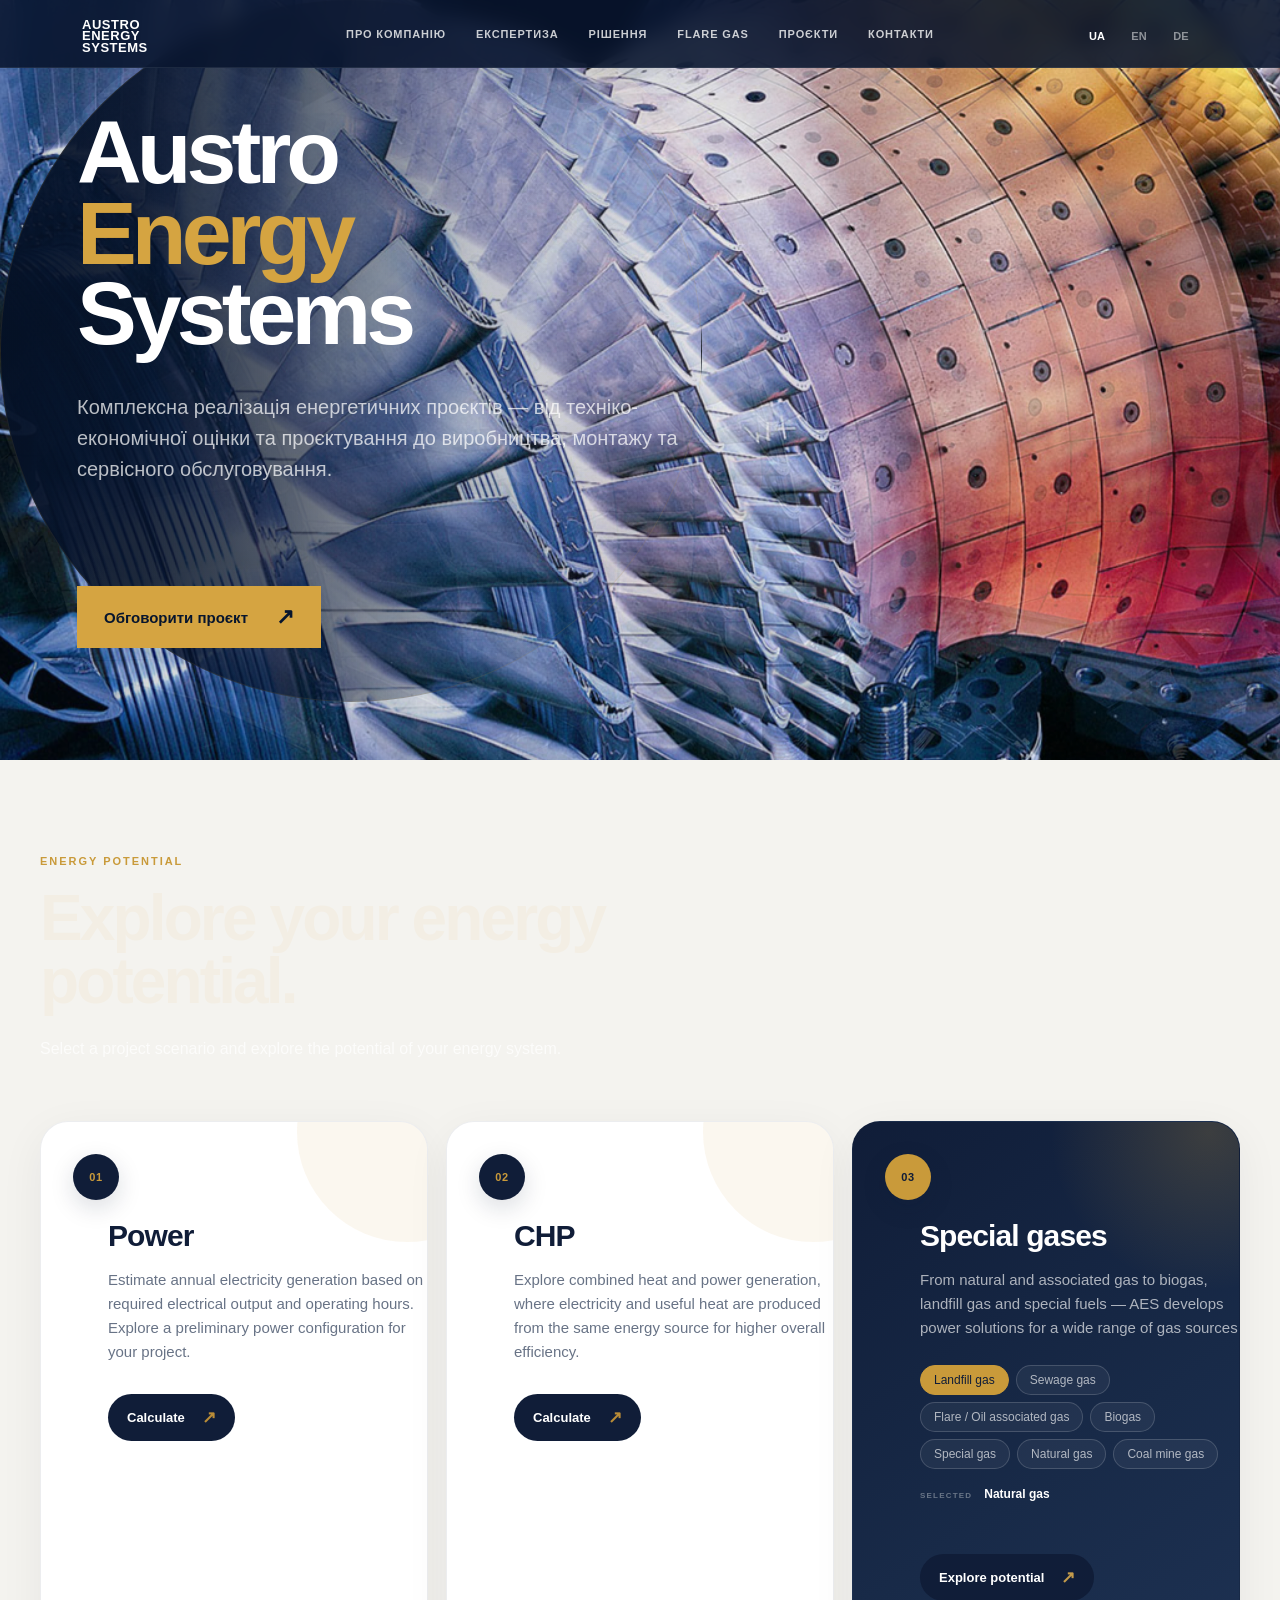
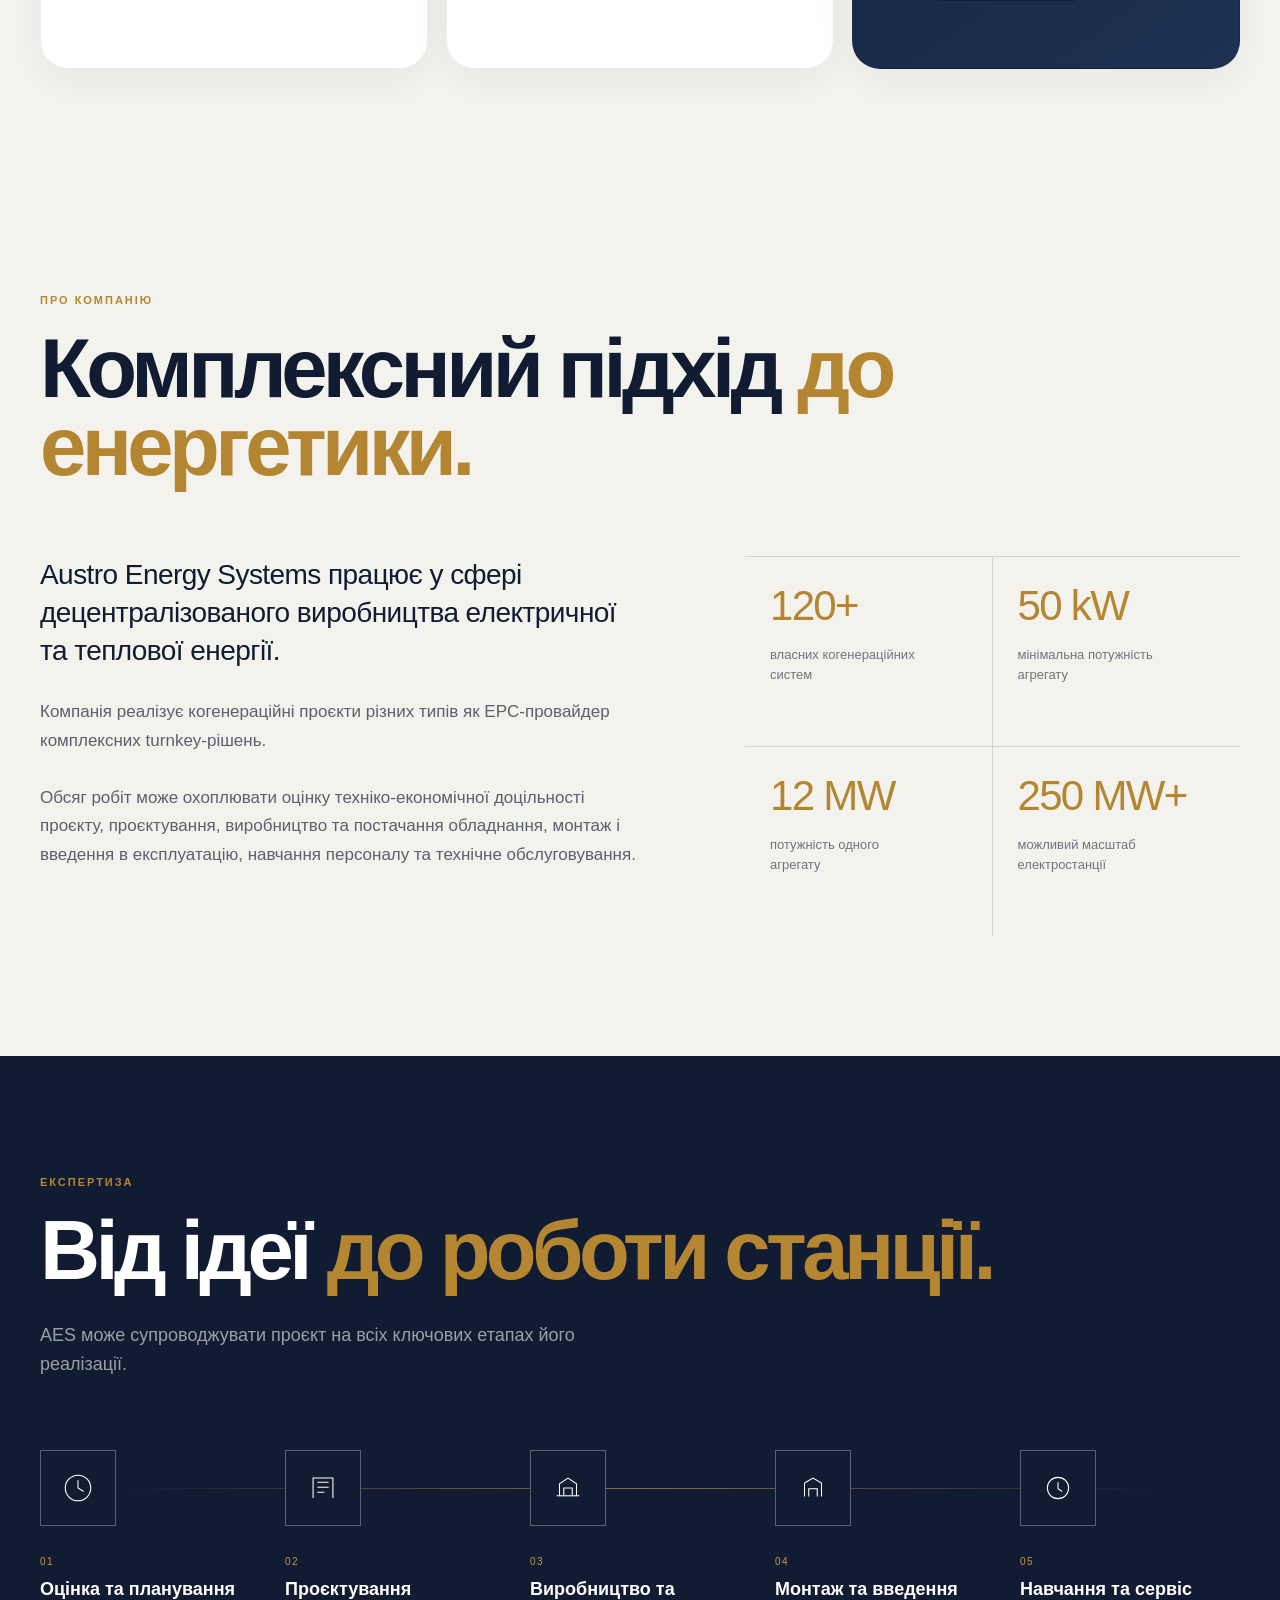
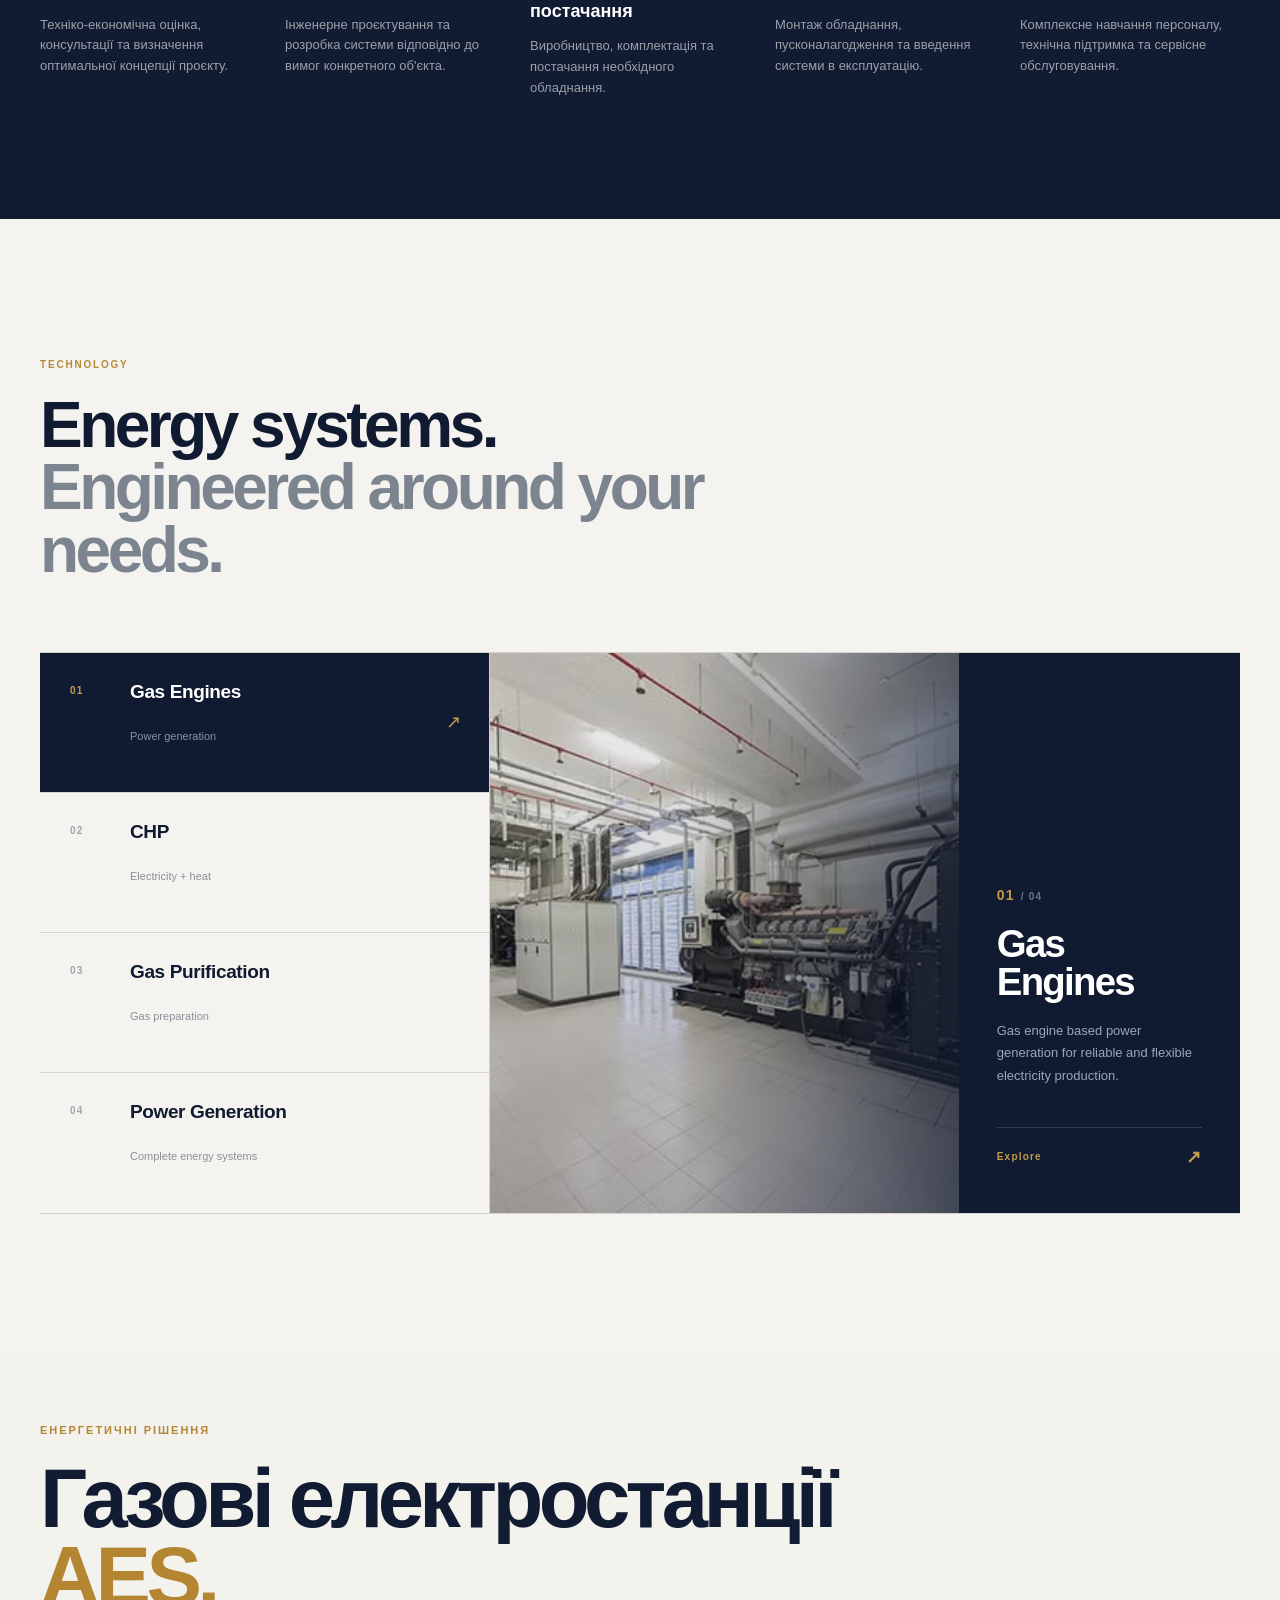
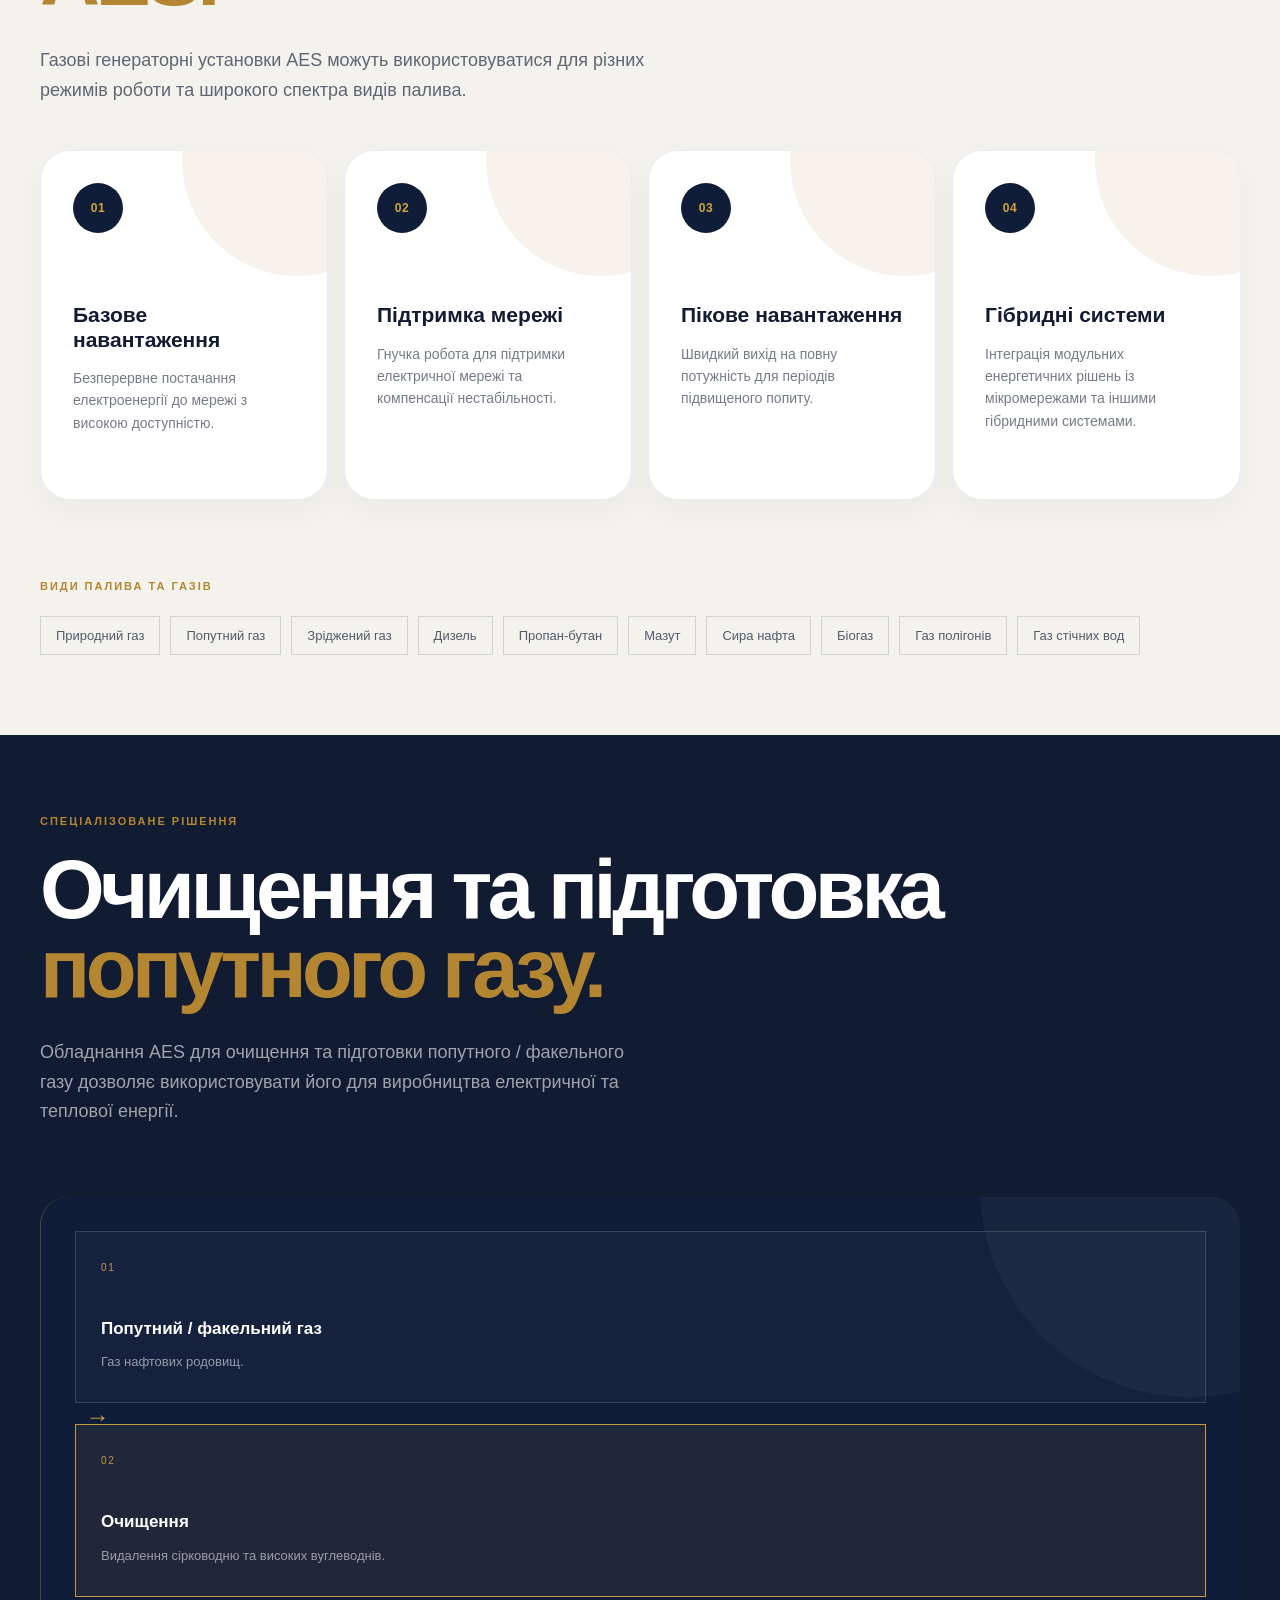
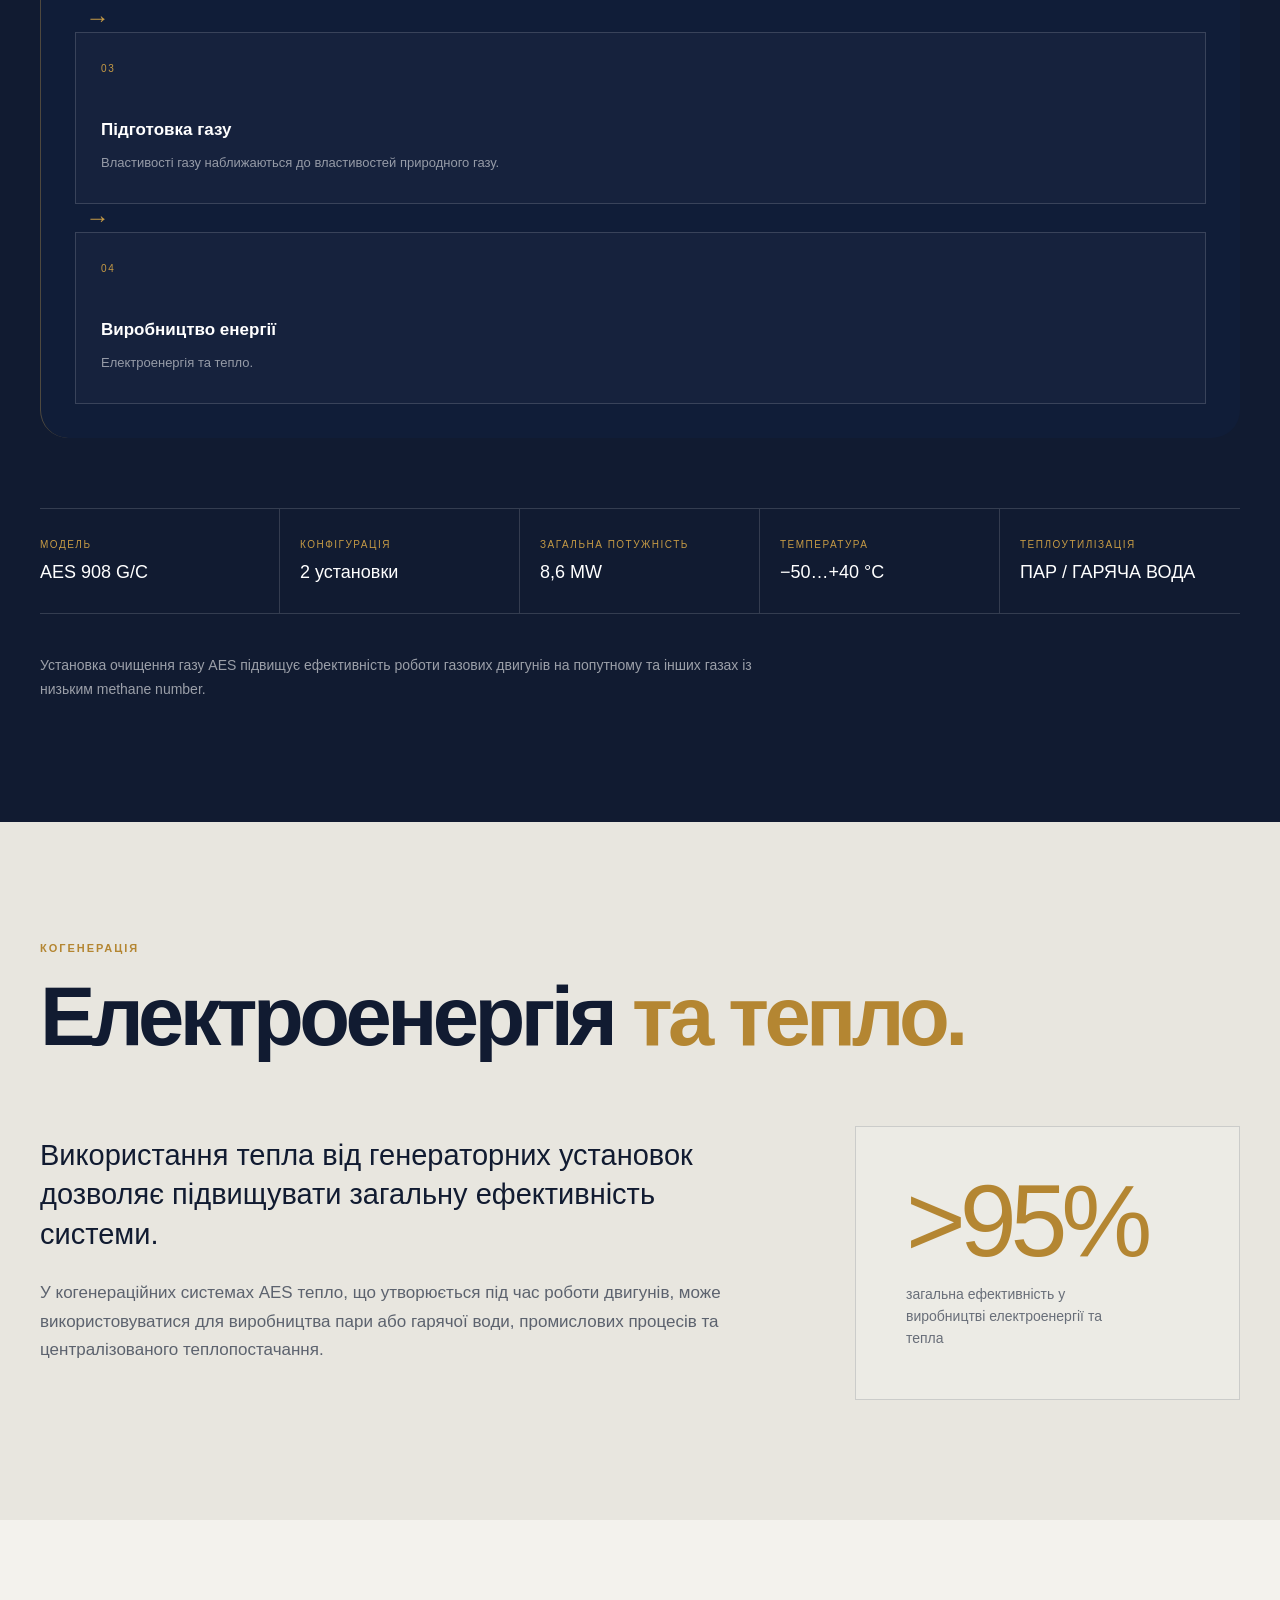
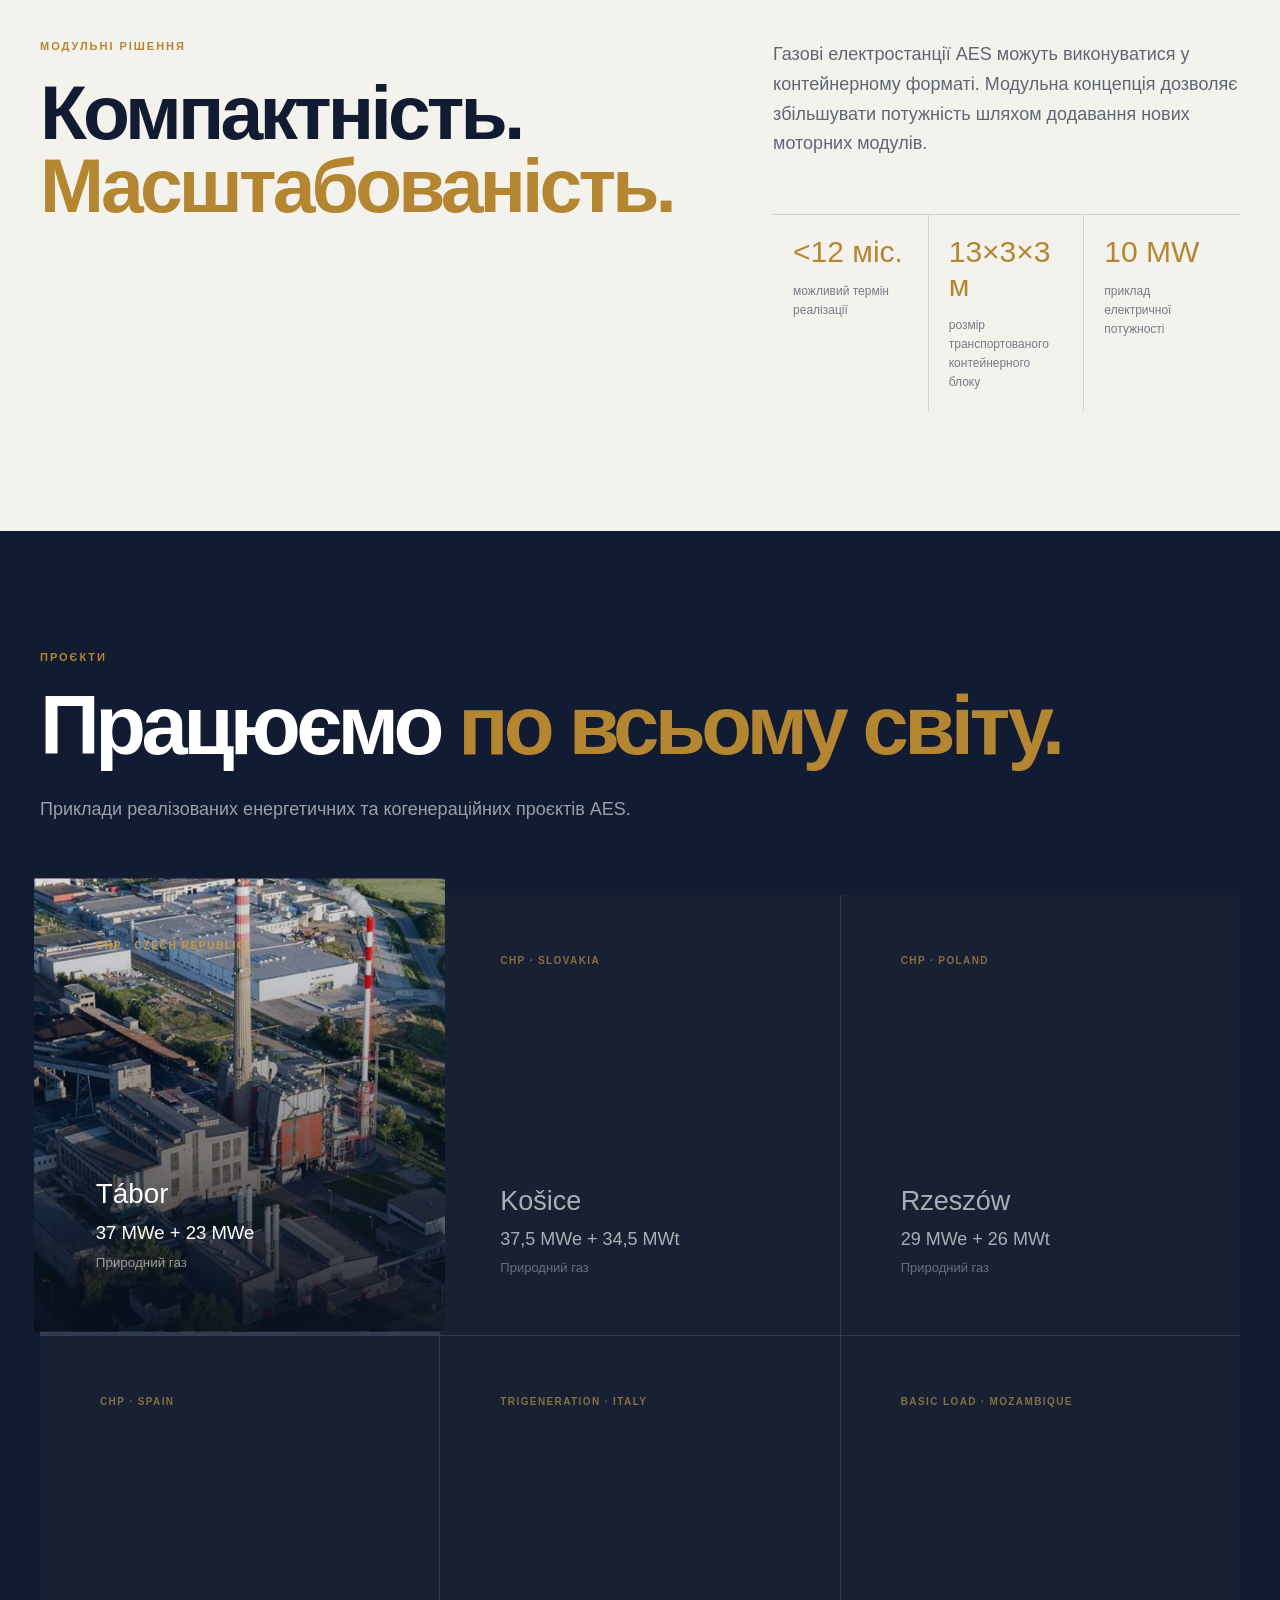
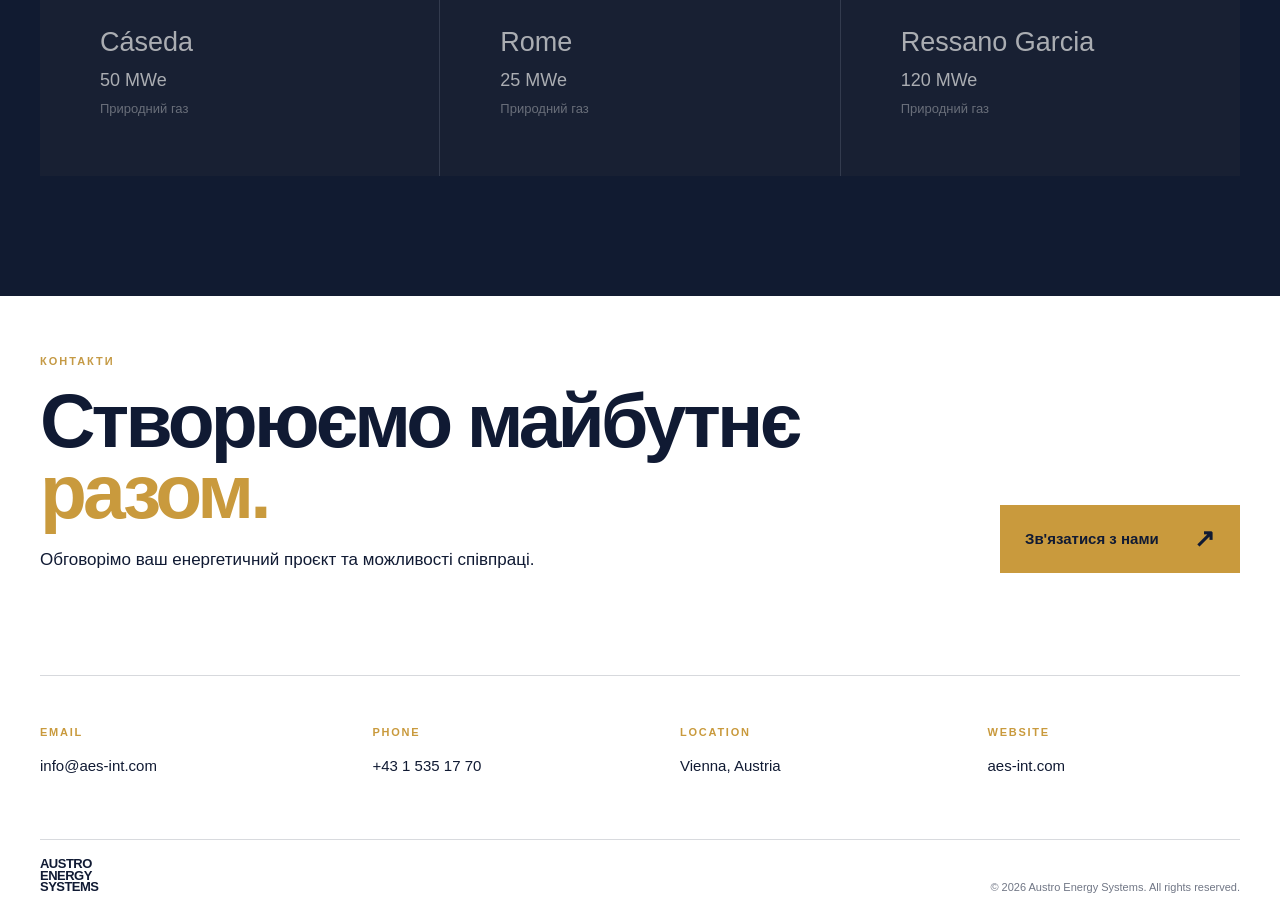
<file: ukr/index-backup.html>
<!DOCTYPE html>
<html lang="uk">

<head>

    <meta charset="UTF-8">

    <meta
        name="viewport"
        content="width=device-width, initial-scale=1.0"
    >

    <meta
        name="description"
        content="Austro Energy Systems — комплексні енергетичні рішення, газові електростанції та когенераційні системи."
    >

    <title>Austro Energy Systems</title>

<link rel="stylesheet" href="../styles.css">
<link rel="stylesheet" href="ukr-styles.css">

</head>


<body>


<!-- =========================================================
     HEADER
========================================================= -->

<header class="header">

    <div class="container">

        <div class="header-inner">

            <a
                href="index.html"
                class="logo"
            >
                AUSTRO<br>
                ENERGY<br>
                SYSTEMS
            </a>


            <nav class="nav">

                <a href="#about">
                    ПРО КОМПАНІЮ
                </a>

                <a href="#expertise">
                    ЕКСПЕРТИЗА
                </a>

                <a href="#solutions">
                    РІШЕННЯ
                </a>

                <a href="#flare-gas">
                    FLARE GAS
                </a>

                <a href="#projects">
                    ПРОЄКТИ
                </a>

                <a href="#contact">
                    КОНТАКТИ
                </a>

            </nav>


            <div class="language-switcher">

                <a
                    href="index.html"
                    class="active"
                >
                    UA
                </a>

                <a href="../index.html">
                    EN
                </a>

                <a href="../de/index.html">
                    DE
                </a>

            </div>

        </div>

    </div>

</header>



<main>


<!-- =========================================================
     HERO
========================================================= -->

<section class="hero">
    <div class="hero-slideshow" aria-hidden="true">
    <div class="hero-slide"></div>
    <div class="hero-slide"></div>
    <div class="hero-slide"></div>
</div>

    <div class="container">

        <div class="hero-content">

           


            <h1>

                Austro
                <span>
                    Energy
                </span>
                Systems

            </h1>


            <p class="hero-description">

                Комплексна реалізація енергетичних проєктів —
                від техніко-економічної оцінки та проєктування
                до виробництва, монтажу та сервісного обслуговування.

            </p>


            <a
                href="#contact"
                class="button"
            >
                Обговорити проєкт
                <span>↗</span>
            </a>

        </div>

    </div>

</section>

<!-- =========================================================
     ENERGY POTENTIAL
========================================================= -->

<section class="energy-potential" id="energy-potential">

    <div class="container">

        <div class="energy-potential-header">

            <span class="section-label">
                ENERGY POTENTIAL
            </span>

            <h2>
                Explore your
                <span>energy potential.</span>
            </h2>

            <p>
                Select a project scenario and explore
                the potential of your energy system.
            </p>

        </div>


        <div class="energy-options">


            <!-- =================================================
                 POWER
            ================================================= -->

            <article class="energy-option">

                <div class="energy-option-number">
                    01
                </div>

                <div class="energy-option-content">

                    <h3>
                        Power
                    </h3>

                    <p>
                      Estimate annual electricity generation based on
                     required electrical output and operating hours.
                      Explore a preliminary power configuration for your project.
                     </p>

                    <button
                        class="energy-option-button"
                        type="button"
                        data-open-calculator="power"
                    >
                        Calculate
                        <span>↗</span>
                    </button>

                </div>

            </article>


            <!-- =================================================
                 CHP
            ================================================= -->

            <article class="energy-option">

                <div class="energy-option-number">
                    02
                </div>

                <div class="energy-option-content">

                    <h3>
                        CHP
                    </h3>

                   <p>
                    Explore combined heat and power generation,
                    where electricity and useful heat are produced
                     from the same energy source for higher overall efficiency.
                     </p>

                    <button
                        class="energy-option-button"
                        type="button"
                        data-open-calculator="chp"
                    >
                        Calculate
                        <span>↗</span>
                    </button>

                </div>

            </article>


            <!-- =================================================
             GAS APPLICATIONS
            ================================================= -->

<article class="energy-option energy-option-featured">

    <div class="energy-option-number">
        03
    </div>

    <div class="energy-option-content">

       

        <h3>
            Special gases
        </h3>

        <p>
            From natural and associated gas to biogas,
            landfill gas and special fuels — AES develops
            power solutions for a wide range of gas sources.
        </p>


        <!-- INTERACTIVE GAS TYPES -->

        <div class="gas-types">

    <button
        type="button"
        class="gas-type active"
        data-gas="Landfill gas"
    >
        Landfill gas
    </button>

    <button
        type="button"
        class="gas-type"
        data-gas="Sewage gas"
    >
        Sewage gas
    </button>

    <button
        type="button"
        class="gas-type"
        data-gas="Flare / Oil associated gas"
    >
        Flare / Oil associated gas
    </button>

    <button
        type="button"
        class="gas-type"
        data-gas="Biogas"
    >
        Biogas
    </button>

    <button
        type="button"
        class="gas-type"
        data-gas="Special gas"
    >
        Special gas
    </button>

    <button
        type="button"
        class="gas-type"
        data-gas="Natural gas"
    >
        Natural gas
    </button>

    <button
        type="button"
        class="gas-type"
        data-gas="Coal mine gas"
    >
        Coal mine gas
    </button>

</div>


        <!-- SELECTED GAS -->

        <div class="gas-selected">
            <span>SELECTED</span>

            <strong id="selectedGas">
                Natural gas
            </strong>
        </div>


        <button
            class="energy-option-button"
            type="button"
            data-open-calculator="flare"
        >
            Explore potential
            <span>↗</span>
        </button>

    </div>

</article>

        </div>


        <!-- =====================================================
             CALCULATOR AREA
        ====================================================== -->

        <div
            class="energy-calculator"
            id="energy-calculator"
        >


            <!-- ================= POWER ================= -->

            <div
                class="calculator-panel"
                data-calculator-panel="power"
            >

                <div class="calculator-panel-header">

                    <span>
                        POWER CALCULATOR
                    </span>

                    <button
                        type="button"
                        class="calculator-close"
                    >
                        ×
                    </button>

                </div>


                <div class="calculator-grid">

                    <div class="calculator-inputs">

                        <label>
                            Required power
                            <div class="input-unit">
                                <input
                                    type="number"
                                    id="powerInput"
                                    value="10"
                                    min="0.05"
                                    step="0.1"
                                >
                                <span>MW</span>
                            </div>
                        </label>


                        <label>
                            Operating hours
                            <div class="input-unit">
                                <input
                                    type="number"
                                    id="powerHours"
                                    value="8000"
                                    min="1"
                                    max="8760"
                                    step="100"
                                >
                                <span>h/year</span>
                            </div>
                        </label>


                        <button
                            type="button"
                            class="calculate-button"
                            id="calculatePower"
                        >
                            Calculate
                            <span>→</span>
                        </button>

                    </div>


                    <div class="calculator-result">

                        <span>
                            ESTIMATED ANNUAL GENERATION
                        </span>

                        <strong id="powerResult">
                            80.0
                        </strong>

                        <small>
                            GWh / year
                        </small>

                        <p>
                            Estimated from required electrical
                            power and annual operating hours.
                        </p>

                    </div>

                </div>

            </div>


            <!-- ================= CHP ================= -->

            <div
                class="calculator-panel"
                data-calculator-panel="chp"
            >

                <div class="calculator-panel-header">

                    <span>
                        CHP CALCULATOR
                    </span>

                    <button
                        type="button"
                        class="calculator-close"
                    >
                        ×
                    </button>

                </div>


                <div class="calculator-grid">

                    <div class="calculator-inputs">

                        <label>
                            Electrical output
                            <div class="input-unit">
                                <input
                                    type="number"
                                    id="chpPower"
                                    value="5"
                                    min="0.05"
                                    step="0.1"
                                >
                                <span>MW</span>
                            </div>
                        </label>


                        <label>
                            Operating hours
                            <div class="input-unit">
                                <input
                                    type="number"
                                    id="chpHours"
                                    value="8000"
                                    min="1"
                                    max="8760"
                                    step="100"
                                >
                                <span>h/year</span>
                            </div>
                        </label>


                        <button
                            type="button"
                            class="calculate-button"
                            id="calculateCHP"
                        >
                            Calculate
                            <span>→</span>
                        </button>

                    </div>


                    <div class="calculator-result">

                        <span>
                            ESTIMATED ANNUAL ELECTRICITY
                        </span>

                        <strong id="chpResult">
                            40.0
                        </strong>

                        <small>
                            GWh / year
                        </small>


                        <div class="chp-efficiency">

                            <span>
                                AES CHP EFFICIENCY
                            </span>

                            <strong>
                                &gt;95%
                            </strong>

                        </div>


                        <p>
                            AES states that overall efficiency
                            in CHP can exceed 95%.
                        </p>

                    </div>

                </div>

            </div>


            <!-- ================= FLARE GAS ================= -->

            <div
                class="calculator-panel flare-panel"
                data-calculator-panel="flare"
            >

                <div class="calculator-panel-header">

                    <span>
                        FLARE GAS ASSESSMENT
                    </span>

                    <button
                        type="button"
                        class="calculator-close"
                    >
                        ×
                    </button>

                </div>


                <div class="flare-layout">


                    <div class="flare-form">

                        <h3>
                            Tell us about your gas stream.
                        </h3>

                        <p>
                            Provide the basic parameters of your
                            gas stream for a preliminary technical
                            assessment.
                        </p>


                        <label>
                            Gas flow
                            <div class="input-unit">

                                <input
                                    type="number"
                                    id="flareFlow"
                                    placeholder="e.g. 10000"
                                    min="0"
                                >

                                <span>
                                    Nm³/h
                                </span>

                            </div>
                        </label>


                        <label>
                            Gas composition
                            <select id="flareComposition">

                                <option value="">
                                    Select gas type
                                </option>

                                <option value="associated">
                                    Associated gas
                                </option>

                                <option value="flare">
                                    Flare gas
                                </option>

                                <option value="other">
                                    Other / special gas
                                </option>

                            </select>
                        </label>


                        <label>
                            Operating hours
                            <div class="input-unit">

                                <input
                                    type="number"
                                    id="flareHours"
                                    value="8000"
                                    min="1"
                                    max="8760"
                                    step="100"
                                >

                                <span>
                                    h/year
                                </span>

                            </div>
                        </label>


                        <button
                            type="button"
                            class="calculate-button flare-button"
                            id="flareAssessment"
                        >
                            Request assessment
                            <span>↗</span>
                        </button>

                    </div>


                    <div class="flare-process">


                        <div class="flare-process-title">
                            AES GAS-TO-ENERGY
                        </div>


                        <div class="flare-step">

                            <span>01</span>

                            <strong>
                                Flare / Associated Gas
                            </strong>

                        </div>


                        <div class="flare-line"></div>


                        <div class="flare-step">

                            <span>02</span>

                            <strong>
                                Gas Purification
                            </strong>

                            <small>
                                H₂S & high hydrocarbons
                            </small>

                        </div>


                        <div class="flare-line"></div>


                        <div class="flare-step">

                            <span>03</span>

                            <strong>
                                AES Gas Engine
                            </strong>

                        </div>


                        <div class="flare-line"></div>


                        <div class="flare-step flare-final">

                            <span>04</span>

                            <strong>
                                Electricity + Heat
                            </strong>

                        </div>


                        <div class="flare-reference">

                            <span>
                                AES REFERENCE CONFIGURATION
                            </span>

                            <strong>
                                2 × AES 908 G/C
                            </strong>

                            <b>
                                8.6 MW
                            </b>

                            <small>
                                Total capacity with heat recovery
                            </small>

                        </div>

                    </div>

                </div>


                <div
                    class="flare-message"
                    id="flareMessage"
                >

                    <strong>
                        Technical assessment required.
                    </strong>

                    <p>
                        Gas composition, flow rate and operating
                        conditions are required to determine the
                        appropriate purification and generation
                        configuration.
                    </p>

                    <a href="#contact">
                        Discuss your project
                        <span>↗</span>
                    </a>

                </div>

            </div>

        </div>

    </div>

</section>


<!-- =========================================================
     ABOUT
========================================================= -->

<section
    id="about"
    class="section about"
>

    <div class="container">

        <div class="section-heading">

            <p class="eyebrow">
                ПРО КОМПАНІЮ
            </p>

            <h2>

                Комплексний підхід
                <span>
                    до енергетики.
                </span>

            </h2>

        </div>


        <div class="about-grid">

            <div class="about-main">

                <p class="large-text">

                    Austro Energy Systems працює у сфері
                    децентралізованого виробництва електричної
                    та теплової енергії.

                </p>


                <p>

                    Компанія реалізує когенераційні проєкти
                    різних типів як EPC-провайдер комплексних
                    turnkey-рішень.

                </p>


                <p>

                    Обсяг робіт може охоплювати оцінку
                    техніко-економічної доцільності проєкту,
                    проєктування, виробництво та постачання
                    обладнання, монтаж і введення в експлуатацію,
                    навчання персоналу та технічне обслуговування.

                </p>

            </div>


            <div class="about-numbers">

                <div class="number-card">

                    <strong>
                        120+
                    </strong>

                    <span>
                        власних когенераційних систем
                    </span>

                </div>


                <div class="number-card">

                    <strong>
                        50 kW
                    </strong>

                    <span>
                        мінімальна потужність агрегату
                    </span>

                </div>


                <div class="number-card">

                    <strong>
                        12 MW
                    </strong>

                    <span>
                        потужність одного агрегату
                    </span>

                </div>


                <div class="number-card">

                    <strong>
                        250 MW+
                    </strong>

                    <span>
                        можливий масштаб електростанції
                    </span>

                </div>

            </div>

        </div>

    </div>

</section>



<!-- =========================================================
     EXPERTISE / TIMELINE
========================================================= -->

<section
    id="expertise"
    class="section expertise"
>

    <div class="container">

        <div class="section-heading">

            <p class="eyebrow">
                ЕКСПЕРТИЗА
            </p>

            <h2>

                Від ідеї
                <span>
                    до роботи станції.
                </span>

            </h2>

            <p class="section-text">

                AES може супроводжувати проєкт на всіх
                ключових етапах його реалізації.

            </p>

        </div>


        <div class="timeline">


            <div class="timeline-item">

                <div class="timeline-icon">

                    <svg
                        viewBox="0 0 48 48"
                        aria-hidden="true"
                    >

                        <circle
                            cx="24"
                            cy="24"
                            r="18"
                        />

                        <path
                            d="M24 13v11l8 5"
                        />

                    </svg>

                </div>


                <div class="timeline-content">

                    <span class="timeline-number">
                        01
                    </span>

                    <h3>
                        Оцінка та планування
                    </h3>

                    <p>

                        Техніко-економічна оцінка,
                        консультації та визначення
                        оптимальної концепції проєкту.

                    </p>

                </div>

            </div>



            <div class="timeline-item">

                <div class="timeline-icon">

                    <svg
                        viewBox="0 0 48 48"
                        aria-hidden="true"
                    >

                        <path
                            d="M10 38V10h28v28"
                        />

                        <path
                            d="M16 16h16M16 23h16M16 30h10"
                        />

                    </svg>

                </div>


                <div class="timeline-content">

                    <span class="timeline-number">
                        02
                    </span>

                    <h3>
                        Проєктування
                    </h3>

                    <p>

                        Інженерне проєктування та
                        розробка системи відповідно
                        до вимог конкретного об'єкта.

                    </p>

                </div>

            </div>



            <div class="timeline-item">

                <div class="timeline-icon">

                    <svg
                        viewBox="0 0 48 48"
                        aria-hidden="true"
                    >

                        <path
                            d="M8 35h32"
                        />

                        <path
                            d="M12 35V18l12-8 12 8v17"
                        />

                        <path
                            d="M18 35V24h12v11"
                        />

                    </svg>

                </div>


                <div class="timeline-content">

                    <span class="timeline-number">
                        03
                    </span>

                    <h3>
                        Виробництво та постачання
                    </h3>

                    <p>

                        Виробництво, комплектація
                        та постачання необхідного
                        обладнання.

                    </p>

                </div>

            </div>



            <div class="timeline-item">

                <div class="timeline-icon">

                    <svg
                        viewBox="0 0 48 48"
                        aria-hidden="true"
                    >

                        <path
                            d="M12 36V17"
                        />

                        <path
                            d="M12 17l12-7 12 7v19"
                        />

                        <path
                            d="M18 36V25h12v11"
                        />

                    </svg>

                </div>


                <div class="timeline-content">

                    <span class="timeline-number">
                        04
                    </span>

                    <h3>
                        Монтаж та введення
                    </h3>

                    <p>

                        Монтаж обладнання,
                        пусконалагодження та
                        введення системи в експлуатацію.

                    </p>

                </div>

            </div>



            <div class="timeline-item">

                <div class="timeline-icon">

                    <svg
                        viewBox="0 0 48 48"
                        aria-hidden="true"
                    >

                        <circle
                            cx="24"
                            cy="24"
                            r="15"
                        />

                        <path
                            d="M24 16v9l6 4"
                        />

                    </svg>

                </div>


                <div class="timeline-content">

                    <span class="timeline-number">
                        05
                    </span>

                    <h3>
                        Навчання та сервіс
                    </h3>

                    <p>

                        Комплексне навчання персоналу,
                        технічна підтримка та
                        сервісне обслуговування.

                    </p>

                </div>

            </div>


        </div>

    </div>

</section>

<!-- =========================================================
     TECHNOLOGY / SOLUTIONS
========================================================= -->

<section class="technology-section">

    <div class="container">

        <div class="technology-header">

            <span class="section-label">
                TECHNOLOGY
            </span>

            <h2>
                Energy systems.
                <span>Engineered around your needs.</span>
            </h2>

        </div>


        <div class="technology-interface">

            <!-- LEFT NAVIGATION -->

            <div class="technology-nav">

                <button
                    class="technology-item active"
                    data-technology="engines"
                    type="button"
                >
                    <span>01</span>

                    <strong>
                        Gas Engines
                    </strong>

                    <small>
                        Power generation
                    </small>
                </button>


                <button
                    class="technology-item"
                    data-technology="chp"
                    type="button"
                >
                    <span>02</span>

                    <strong>
                        CHP
                    </strong>

                    <small>
                        Electricity + heat
                    </small>
                </button>


                <button
                    class="technology-item"
                    data-technology="purification"
                    type="button"
                >
                    <span>03</span>

                    <strong>
                        Gas Purification
                    </strong>

                    <small>
                        Gas preparation
                    </small>
                </button>


                <button
                    class="technology-item"
                    data-technology="generation"
                    type="button"
                >
                    <span>04</span>

                    <strong>
                        Power Generation
                    </strong>

                    <small>
                        Complete energy systems
                    </small>
                </button>

            </div>


            <!-- RIGHT CONTENT -->

            <div class="technology-display">


                <div class="technology-image">

                    <img
                        id="technologyImage"
                        src="../images/gas engine generator hall.avif"
                        alt="AES energy technology"
                    >

                </div>


                <div class="technology-info">

                    <div class="technology-counter">
                        <span id="technologyNumber">
                            01
                        </span>

                        <span>/ 04</span>
                    </div>


                    <h3 id="technologyTitle">
                        Gas Engines
                    </h3>


                    <p id="technologyDescription">
                        Gas engine based power generation
                        for reliable and flexible electricity
                        production.
                    </p>


                    <div class="technology-arrow">
                        <span>
                            Explore
                        </span>

                        <span>
                            ↗
                        </span>
                    </div>

                </div>

            </div>

        </div>

    </div>

</section>

<!-- =========================================================
     SOLUTIONS
========================================================= -->

<section
    id="solutions"
    class="section solutions"
>

    <div class="container">

        <div class="section-heading">

            <p class="eyebrow">
                ЕНЕРГЕТИЧНІ РІШЕННЯ
            </p>

            <h2>

                Газові електростанції
                <span>
                    AES.
                </span>

            </h2>

            <p class="section-text">

                Газові генераторні установки AES можуть
                використовуватися для різних режимів роботи
                та широкого спектра видів палива.

            </p>

        </div>


        <div class="solution-grid">


            <article class="solution-card">

                <span class="solution-number">
                    01
                </span>

                <h3>
                    Базове навантаження
                </h3>

                <p>

                    Безперервне постачання електроенергії
                    до мережі з високою доступністю.

                </p>

            </article>


            <article class="solution-card">

                <span class="solution-number">
                    02
                </span>

                <h3>
                    Підтримка мережі
                </h3>

                <p>

                    Гнучка робота для підтримки
                    електричної мережі та компенсації
                    нестабільності.

                </p>

            </article>


            <article class="solution-card">

                <span class="solution-number">
                    03
                </span>

                <h3>
                    Пікове навантаження
                </h3>

                <p>

                    Швидкий вихід на повну потужність
                    для періодів підвищеного попиту.

                </p>

            </article>


            <article class="solution-card">

                <span class="solution-number">
                    04
                </span>

                <h3>
                    Гібридні системи
                </h3>

                <p>

                    Інтеграція модульних енергетичних
                    рішень із мікромережами та іншими
                    гібридними системами.

                </p>

            </article>

        </div>


        <div class="fuel-list">

            <p class="eyebrow">
                ВИДИ ПАЛИВА ТА ГАЗІВ
            </p>

            <div class="fuel-tags">

                <span>Природний газ</span>
                <span>Попутний газ</span>
                <span>Зріджений газ</span>
                <span>Дизель</span>
                <span>Пропан-бутан</span>
                <span>Мазут</span>
                <span>Сира нафта</span>
                <span>Біогаз</span>
                <span>Газ полігонів</span>
                <span>Газ стічних вод</span>

            </div>

        </div>

    </div>

</section>



<!-- =========================================================
     FLARE GAS
========================================================= -->

<section
    id="flare-gas"
    class="section flare-gas"
>

    <div class="container">

        <div class="section-heading">

            <p class="eyebrow">
                СПЕЦІАЛІЗОВАНЕ РІШЕННЯ
            </p>

            <h2>

                Очищення та підготовка
                <span>
                    попутного газу.
                </span>

            </h2>

            <p class="section-text">

                Обладнання AES для очищення та підготовки
                попутного / факельного газу дозволяє
                використовувати його для виробництва
                електричної та теплової енергії.

            </p>

        </div>


        <div class="flare-process">


            <div class="flare-process-item">

                <span>01</span>

                <h3>
                    Попутний / факельний газ
                </h3>

                <p>
                    Газ нафтових родовищ.
                </p>

            </div>


            <div class="flare-process-line">
                →
            </div>


            <div class="flare-process-item active">

                <span>02</span>

                <h3>
                    Очищення
                </h3>

                <p>
                    Видалення сірководню
                    та високих вуглеводнів.
                </p>

            </div>


            <div class="flare-process-line">
                →
            </div>


            <div class="flare-process-item">

                <span>03</span>

                <h3>
                    Підготовка газу
                </h3>

                <p>
                    Властивості газу наближаються
                    до властивостей природного газу.
                </p>

            </div>


            <div class="flare-process-line">
                →
            </div>


            <div class="flare-process-item">

                <span>04</span>

                <h3>
                    Виробництво енергії
                </h3>

                <p>
                    Електроенергія та тепло.
                </p>

            </div>

        </div>


        <div class="flare-specs">

            <div>

                <span>
                    МОДЕЛЬ
                </span>

                <strong>
                    AES 908 G/C
                </strong>

            </div>


            <div>

                <span>
                    КОНФІГУРАЦІЯ
                </span>

                <strong>
                    2 установки
                </strong>

            </div>


            <div>

                <span>
                    ЗАГАЛЬНА ПОТУЖНІСТЬ
                </span>

                <strong>
                    8,6 MW
                </strong>

            </div>


            <div>

                <span>
                    ТЕМПЕРАТУРА
                </span>

                <strong>
                    −50…+40 °C
                </strong>

            </div>


            <div>

                <span>
                    ТЕПЛОУТИЛІЗАЦІЯ
                </span>

                <strong>
                    ПАР / ГАРЯЧА ВОДА
                </strong>

            </div>

        </div>


        <div class="flare-note">

            <p>

                Установка очищення газу AES підвищує
                ефективність роботи газових двигунів
                на попутному та інших газах із низьким
                methane number.

            </p>

        </div>

    </div>

</section>



<!-- =========================================================
     CHP
========================================================= -->

<section
    class="section chp"
>

    <div class="container">

        <div class="section-heading">

            <p class="eyebrow">
                КОГЕНЕРАЦІЯ
            </p>

            <h2>

                Електроенергія
                <span>
                    та тепло.
                </span>

            </h2>

        </div>


        <div class="chp-grid">

            <div class="chp-text">

                <p class="large-text">

                    Використання тепла від генераторних
                    установок дозволяє підвищувати
                    загальну ефективність системи.

                </p>


                <p>

                    У когенераційних системах AES тепло,
                    що утворюється під час роботи двигунів,
                    може використовуватися для виробництва
                    пари або гарячої води, промислових процесів
                    та централізованого теплопостачання.

                </p>

            </div>


            <div class="chp-highlight">

                <strong>
                    &gt;95%
                </strong>

                <span>

                    загальна ефективність
                    у виробництві електроенергії
                    та тепла

                </span>

            </div>

        </div>

    </div>

</section>



<!-- =========================================================
     MODULAR
========================================================= -->

<section
    class="section modular"
>

    <div class="container">

        <div class="modular-grid">

            <div>

                <p class="eyebrow">
                    МОДУЛЬНІ РІШЕННЯ
                </p>

                <h2>

                    Компактність.
                    <span>
                        Масштабованість.
                    </span>

                </h2>

            </div>


            <div>

                <p>

                    Газові електростанції AES можуть
                    виконуватися у контейнерному форматі.
                    Модульна концепція дозволяє збільшувати
                    потужність шляхом додавання нових
                    моторних модулів.

                </p>


                <div class="modular-stats">

                    <div>

                        <strong>
                            &lt;12 міс.
                        </strong>

                        <span>
                            можливий термін
                            реалізації
                        </span>

                    </div>


                    <div>

                        <strong>
                            13×3×3 м
                        </strong>

                        <span>
                            розмір транспортованого
                            контейнерного блоку
                        </span>

                    </div>


                    <div>

                        <strong>
                            10 MW
                        </strong>

                        <span>
                            приклад електричної
                            потужності
                        </span>

                    </div>

                </div>

            </div>

        </div>

    </div>

</section>



<!-- =========================================================
     PROJECTS
========================================================= -->

<section
    id="projects"
    class="section projects"
>

    <div class="container">

        <div class="section-heading">

            <p class="eyebrow">
                ПРОЄКТИ
            </p>

            <h2>

                Працюємо
                <span>
                    по всьому світу.
                </span>

            </h2>

            <p class="section-text">

                Приклади реалізованих енергетичних
                та когенераційних проєктів AES.

            </p>

        </div>


        <div class="project-grid">


            <!-- TÁBOR -->

            <article class="project-card">

                <div class="project-image">

                    <img
                        src="../images/Tabor.png"
                        alt="AES project in Tábor, Czech Republic"
                    >

                </div>

                <div class="project-content">

                    <span>
                        CHP · CZECH REPUBLIC
                    </span>

                    <h3>
                        Tábor
                    </h3>

                    <strong>
                        37 MWe + 23 MWe
                    </strong>

                    <p>
                        Природний газ
                    </p>

                </div>

            </article>


            <!-- KOŠICE -->

            <article class="project-card">

                <div class="project-image">

                    <img
                        src="../images/Kosice.jpg"
                        alt="AES project in Košice, Slovakia"
                    >

                </div>

                <div class="project-content">

                    <span>
                        CHP · SLOVAKIA
                    </span>

                    <h3>
                        Košice
                    </h3>

                    <strong>
                        37,5 MWe + 34,5 MWt
                    </strong>

                    <p>
                        Природний газ
                    </p>

                </div>

            </article>


            <!-- RZESZÓW -->

            <article class="project-card">

                <div class="project-image">

                    <img
                        src="../images/Rzeszow.jpg"
                        alt="AES project in Rzeszów, Poland"
                    >

                </div>

                <div class="project-content">

                    <span>
                        CHP · POLAND
                    </span>

                    <h3>
                        Rzeszów
                    </h3>

                    <strong>
                        29 MWe + 26 MWt
                    </strong>

                    <p>
                        Природний газ
                    </p>

                </div>

            </article>


            <!-- CÁSEDA -->

            <article class="project-card">

                <div class="project-image">

                    <img
                        src="../images/Caseda.jpg"
                        alt="AES project in Cáseda, Spain"
                    >

                </div>

                <div class="project-content">

                    <span>
                        CHP · SPAIN
                    </span>

                    <h3>
                        Cáseda
                    </h3>

                    <strong>
                        50 MWe
                    </strong>

                    <p>
                        Природний газ
                    </p>

                </div>

            </article>


            <!-- ROME -->

            <article class="project-card">

                <div class="project-image">

                    <img
                        src="../images/Rome.png"
                        alt="AES project in Rome, Italy"
                    >

                </div>

                <div class="project-content">

                    <span>
                        TRIGENERATION · ITALY
                    </span>

                    <h3>
                        Rome
                    </h3>

                    <strong>
                        25 MWe
                    </strong>

                    <p>
                        Природний газ
                    </p>

                </div>

            </article>


            <!-- RESSANO GARCIA -->

            <article class="project-card">

                <div class="project-image">

                    <img
                        src="../images/ressano.jpg"
                        alt="AES project in Ressano Garcia, Mozambique"
                    >

                </div>

                <div class="project-content">

                    <span>
                        BASIC LOAD · MOZAMBIQUE
                    </span>

                    <h3>
                        Ressano Garcia
                    </h3>

                    <strong>
                        120 MWe
                    </strong>

                    <p>
                        Природний газ
                    </p>

                </div>

            </article>


        </div>

    </div>

</section>



<!-- =========================================================
     CONTACT / FOOTER
========================================================= -->

<section
    id="contact"
    class="contact-footer"
>

    <div class="container">


        <div class="contact-footer-top">

            <div class="contact-footer-title">

                <p class="eyebrow">
                    КОНТАКТИ
                </p>


                <h2>

                    Створюємо майбутнє
                    <span>
                        разом.
                    </span>

                </h2>


                <p>

                    Обговорімо ваш енергетичний проєкт
                    та можливості співпраці.

                </p>

            </div>


            <a
                href="mailto:info@aes-int.com"
                class="contact-footer-button"
            >

                Зв'язатися з нами

                <span>
                    ↗
                </span>

            </a>

        </div>


        <div class="contact-footer-info">


            <div class="contact-item">

                <span>
                    EMAIL
                </span>

                <a href="mailto:info@aes-int.com">
                    info@aes-int.com
                </a>

            </div>


            <div class="contact-item">

                <span>
                    PHONE
                </span>

                <a href="tel:+4315351770">
                    +43 1 535 17 70
                </a>

            </div>


            <div class="contact-item">

                <span>
                    LOCATION
                </span>

                <p>
                    Vienna, Austria
                </p>

            </div>


            <div class="contact-item">

                <span>
                    WEBSITE
                </span>

                <a href="https://aes-int.com">
                    aes-int.com
                </a>

            </div>


        </div>


        <div class="contact-footer-bottom">

            <div class="footer-logo">

                AUSTRO<br>
                ENERGY<br>
                SYSTEMS

            </div>


            <p>

                © 2026 Austro Energy Systems.
                All rights reserved.

            </p>

        </div>


    </div>

</section>


</main>


<script src="ukr-script.js"></script>


</body>

</html>
</file>
<file: styles.css>
/* =========================================================
   AES — GLOBAL
========================================================= */

* {
    margin: 0;
    padding: 0;
    box-sizing: border-box;
}

html {
    scroll-behavior: smooth;
}

body {
    font-family: Arial, Helvetica, sans-serif;
    background: #f3f2ed;
    color: #111b31;
    overflow-x: hidden;
}

a {
    color: inherit;
}

button,
a {
    -webkit-tap-highlight-color: transparent;
}

.container {
    width: min(1400px, calc(100% - 80px));
    margin: 0 auto;
}

.section {
    padding: 120px 0;
}

.eyebrow {
    margin-bottom: 24px;

    color: #b48632;

    font-size: 11px;
    font-weight: 700;
    letter-spacing: 0.18em;
    text-transform: uppercase;
}

.section-heading {
    max-width: 1050px;
    margin-bottom: 70px;
}

.section-heading h2 {
    margin: 0;

    font-size: clamp(50px, 6.5vw, 92px);
    line-height: 0.94;
    letter-spacing: -0.055em;
}

.section-heading h2 span {
    color: #b48632;
}

.section-text {
    max-width: 620px;
    margin-top: 30px;

    color: rgba(17, 27, 49, 0.65);

    font-size: 18px;
    line-height: 1.65;
}


/* =========================================================
   HEADER
========================================================= */

.header {
    position: absolute;
    top: 0;
    left: 0;
    z-index: 100;

    width: 100%;

    color: #ffffff;
}

.header-inner {
    display: flex;
    align-items: center;
    justify-content: space-between;

    min-height: 100px;
}

.logo {
    color: #ffffff;

    font-size: 13px;
    font-weight: 800;
    line-height: 0.88;
    letter-spacing: 0.04em;

    text-decoration: none;
}

.nav {
    display: flex;
    align-items: center;
    gap: 30px;
}

.nav a {
    color: rgba(255, 255, 255, 0.78);

    font-size: 11px;
    font-weight: 600;
    letter-spacing: 0.08em;
    text-decoration: none;
    text-transform: uppercase;

    transition: color 0.25s ease;
}

.nav a:hover {
    color: #ffffff;
}

.language-switcher {
    display: flex;
    align-items: center;
    gap: 12px;
}

.language-switcher a {
    color: rgba(255, 255, 255, 0.5);

    font-size: 11px;
    font-weight: 700;

    text-decoration: none;

    transition: color 0.25s ease;
}

.language-switcher a:hover,
.language-switcher a.active {
    color: #ffffff;
}


/* =========================================================
   HERO
========================================================= */

.hero {
    position: relative;

    min-height: 900px;

    display: flex;
    align-items: center;

    background:
        radial-gradient(
            circle at 82% 20%,
            rgba(180, 134, 50, 0.22),
            transparent 32%
        ),
        linear-gradient(
            135deg,
            #071121 0%,
            #111b31 55%,
            #182640 100%
        );

    color: #ffffff;

    overflow: hidden;
}

.hero::before {
    content: "";

    position: absolute;
    top: -300px;
    right: -250px;

    width: 800px;
    height: 800px;

    border-radius: 50%;

    background:
        radial-gradient(
            circle,
            rgba(197, 154, 69, 0.12),
            transparent 65%
        );

    animation: heroGlow 8s ease-in-out infinite alternate;

    pointer-events: none;
}

.hero::after {
    content: "";

    position: absolute;
    right: -180px;
    bottom: -350px;

    width: 700px;
    height: 700px;

    border-radius: 50%;

    border: 1px solid rgba(197, 154, 69, 0.12);

    pointer-events: none;
}

@keyframes heroGlow {

    from {
        transform: translate3d(0, 0, 0) scale(1);
    }

    to {
        transform: translate3d(-30px, 30px, 0) scale(1.08);
    }
}

.hero-content {
    position: relative;
    z-index: 2;

    max-width: 1100px;

    padding-top: 100px;
}

.hero .eyebrow {
    color: #d2aa60;
}

.hero h1 {
    max-width: 1050px;

    margin-bottom: 40px;

    font-size: clamp(64px, 9vw, 130px);
    line-height: 0.86;
    letter-spacing: -0.065em;
}

.hero h1 span {
    display: block;

    color: #c59a45;
}

.hero-description {
    max-width: 680px;

    margin-bottom: 55px;

    color: rgba(255, 255, 255, 0.68);

    font-size: 19px;
    line-height: 1.65;
}

.hero-stats {
    display: flex;
    flex-wrap: wrap;
    gap: 55px;

    margin-bottom: 55px;
}

.hero-stat {
    display: flex;
    flex-direction: column;
    gap: 8px;
}

.hero-stat span {
    color: rgba(255, 255, 255, 0.45);

    font-size: 10px;
    letter-spacing: 0.14em;
}

.hero-stat strong {
    color: #ffffff;

    font-size: 23px;
    font-weight: 500;
}

.button {
    display: inline-flex;
    align-items: center;
    gap: 22px;

    padding: 18px 25px;

    background: #c59a45;
    color: #111b31;

    font-size: 15px;
    font-weight: 700;

    text-decoration: none;

    transition:
        transform 0.3s ease,
        background 0.3s ease;
}

.button span {
    font-size: 20px;
}

.button:hover {
    background: #dfb965;
    transform: translateY(-4px);
}


/* =========================================================
   ABOUT
========================================================= */

.about {
    background: #f3f2ed;
}

.about-grid {
    display: grid;
    grid-template-columns: 1.1fr 0.9fr;
    gap: 100px;
}

.about-main {
    max-width: 760px;
}

.about-main p {
    margin-bottom: 28px;

    color: rgba(17, 27, 49, 0.68);

    font-size: 17px;
    line-height: 1.7;
}

.about-main .large-text {
    color: #111b31;

    font-size: 28px;
    line-height: 1.35;
    letter-spacing: -0.02em;
}

.about-numbers {
    display: grid;
    grid-template-columns: 1fr 1fr;
}

.number-card {
    min-height: 190px;

    padding: 25px;

    border-top: 1px solid rgba(17, 27, 49, 0.15);
    border-right: 1px solid rgba(17, 27, 49, 0.15);

    transition:
        background 0.3s ease,
        transform 0.3s ease;
}

.number-card:nth-child(2n) {
    border-right: none;
}

.number-card:hover {
    background: rgba(255, 255, 255, 0.6);
    transform: translateY(-4px);
}

.number-card strong {
    display: block;

    margin-bottom: 15px;

    color: #b48632;

    font-size: 42px;
    font-weight: 500;
    letter-spacing: -0.04em;
}

.number-card span {
    display: block;

    max-width: 150px;

    color: rgba(17, 27, 49, 0.58);

    font-size: 13px;
    line-height: 1.5;
}


/* =========================================================
   EXPERTISE / TIMELINE
========================================================= */

.expertise {
    background: #111b31;
    color: #ffffff;
}

.expertise .section-heading h2 {
    color: #ffffff;
}

.expertise .section-text {
    color: rgba(255, 255, 255, 0.58);
}

.timeline {
    position: relative;

    display: grid;
    grid-template-columns: repeat(5, 1fr);

    gap: 25px;
}

.timeline::before {
    content: "";

    position: absolute;
    top: 38px;
    left: 7%;

    width: 86%;
    height: 1px;

    background:
        linear-gradient(
            90deg,
            transparent,
            rgba(197, 154, 69, 0.65),
            transparent
        );
}

.timeline-item {
    position: relative;
    z-index: 2;
}

.timeline-icon {
    display: flex;
    align-items: center;
    justify-content: center;

    width: 76px;
    height: 76px;

    margin-bottom: 30px;

    border: 1px solid rgba(255, 255, 255, 0.3);

    background: #111b31;

    transition:
        transform 0.35s ease,
        background 0.35s ease,
        border-color 0.35s ease;
}

.timeline-icon svg {
    width: 34px;
    height: 34px;

    fill: none;
    stroke: #ffffff;
    stroke-width: 1.5;

    transition:
        stroke 0.35s ease,
        transform 0.35s ease;
}

.timeline-item:hover .timeline-icon {
    background: #c59a45;
    border-color: #c59a45;

    transform: translateY(-8px) rotate(4deg);
}

.timeline-item:hover .timeline-icon svg {
    stroke: #111b31;
    transform: scale(1.08);
}

.timeline-number {
    display: block;

    margin-bottom: 12px;

    color: #c59a45;

    font-size: 10px;
    letter-spacing: 0.15em;
}

.timeline-content h3 {
    margin-bottom: 14px;

    color: #ffffff;

    font-size: 18px;
    line-height: 1.2;
}

.timeline-content p {
    max-width: 220px;

    color: rgba(255, 255, 255, 0.58);

    font-size: 13px;
    line-height: 1.6;
}


/* =========================================================
   SOLUTIONS
========================================================= */

.solutions {
    background: #f3f2ed;
}

.solution-grid {
    display: grid;
    grid-template-columns: repeat(4, 1fr);
}

.solution-card {
    min-height: 300px;

    padding: 30px;

    border-top: 1px solid rgba(17, 27, 49, 0.15);
    border-right: 1px solid rgba(17, 27, 49, 0.15);

    transition:
        background 0.35s ease,
        transform 0.35s ease;
}

.solution-card:last-child {
    border-right: none;
}

.solution-card:hover {
    background: #ffffff;
    transform: translateY(-8px);
}

.solution-number {
    display: block;

    margin-bottom: 70px;

    color: #b48632;

    font-size: 11px;
    letter-spacing: 0.15em;
}

.solution-card h3 {
    margin-bottom: 15px;

    font-size: 21px;
    line-height: 1.15;
}

.solution-card p {
    color: rgba(17, 27, 49, 0.58);

    font-size: 14px;
    line-height: 1.6;
}

.fuel-list {
    margin-top: 80px;
}

.fuel-tags {
    display: flex;
    flex-wrap: wrap;
    gap: 10px;
}

.fuel-tags span {
    padding: 11px 15px;

    border: 1px solid rgba(17, 27, 49, 0.15);

    color: rgba(17, 27, 49, 0.7);

    font-size: 13px;

    transition:
        background 0.25s ease,
        color 0.25s ease,
        border-color 0.25s ease;
}

.fuel-tags span:hover {
    background: #111b31;
    border-color: #111b31;
    color: #ffffff;
}


/* =========================================================
   FLARE GAS
========================================================= */

.flare-gas {
    background: #111b31;
    color: #ffffff;
}

.flare-gas .section-heading h2 {
    color: #ffffff;
}

.flare-gas .section-text {
    color: rgba(255, 255, 255, 0.6);
}

.flare-process {
    display: flex;
    align-items: stretch;

    margin-bottom: 70px;
}

.flare-process-item {
    flex: 1;

    padding: 30px 25px;

    border: 1px solid rgba(255, 255, 255, 0.15);

    background: rgba(255, 255, 255, 0.025);

    transition:
        transform 0.35s ease,
        background 0.35s ease,
        border-color 0.35s ease;
}

.flare-process-item:hover,
.flare-process-item.active {
    background: rgba(197, 154, 69, 0.08);
    border-color: #c59a45;
    transform: translateY(-7px);
}

.flare-process-item > span {
    display: block;

    margin-bottom: 45px;

    color: #c59a45;

    font-size: 10px;
    letter-spacing: 0.16em;
}

.flare-process-item h3 {
    margin-bottom: 13px;

    color: #ffffff;

    font-size: 17px;
    line-height: 1.25;
}

.flare-process-item p {
    color: rgba(255, 255, 255, 0.55);

    font-size: 13px;
    line-height: 1.55;
}

.flare-process-line {
    display: flex;
    align-items: center;
    justify-content: center;

    width: 45px;

    color: #c59a45;

    font-size: 24px;
}

.flare-specs {
    display: grid;
    grid-template-columns: repeat(5, 1fr);

    border-top: 1px solid rgba(255, 255, 255, 0.15);
    border-bottom: 1px solid rgba(255, 255, 255, 0.15);
}

.flare-specs > div {
    padding: 30px 20px;

    border-right: 1px solid rgba(255, 255, 255, 0.15);
}

.flare-specs > div:first-child {
    padding-left: 0;
}

.flare-specs > div:last-child {
    border-right: none;
}

.flare-specs span {
    display: block;

    margin-bottom: 12px;

    color: #c59a45;

    font-size: 10px;
    letter-spacing: 0.15em;
}

.flare-specs strong {
    display: block;

    color: #ffffff;

    font-size: 18px;
    font-weight: 500;
}

.flare-note {
    max-width: 720px;

    margin-top: 40px;
}

.flare-note p {
    color: rgba(255, 255, 255, 0.58);

    font-size: 14px;
    line-height: 1.7;
}


/* =========================================================
   CHP
========================================================= */

.chp {
    background: #e8e6df;
}

.chp-grid {
    display: grid;
    grid-template-columns: 1.3fr 0.7fr;
    gap: 100px;
    align-items: center;
}

.chp-text {
    max-width: 750px;
}

.chp-text p {
    margin-bottom: 25px;

    color: rgba(17, 27, 49, 0.65);

    font-size: 17px;
    line-height: 1.7;
}

.chp-text .large-text {
    color: #111b31;

    font-size: 29px;
    line-height: 1.35;
}

.chp-highlight {
    padding: 50px;

    border: 1px solid rgba(17, 27, 49, 0.15);

    background: rgba(255, 255, 255, 0.18);
}

.chp-highlight strong {
    display: block;

    margin-bottom: 20px;

    color: #b48632;

    font-size: clamp(65px, 8vw, 110px);
    font-weight: 400;
    line-height: 0.85;
    letter-spacing: -0.06em;
}

.chp-highlight span {
    display: block;

    max-width: 220px;

    color: rgba(17, 27, 49, 0.6);

    font-size: 14px;
    line-height: 1.55;
}


/* =========================================================
   MODULAR
========================================================= */

.modular {
    background: #f3f2ed;
}

.modular-grid {
    display: grid;
    grid-template-columns: 1fr 1fr;
    gap: 100px;
}

.modular-grid h2 {
    font-size: clamp(50px, 6vw, 90px);
    line-height: 0.95;
    letter-spacing: -0.05em;
}

.modular-grid h2 span {
    display: block;

    color: #b48632;
}

.modular-grid > div:last-child > p {
    max-width: 600px;

    margin-bottom: 55px;

    color: rgba(17, 27, 49, 0.65);

    font-size: 18px;
    line-height: 1.65;
}

.modular-stats {
    display: grid;
    grid-template-columns: repeat(3, 1fr);
}

.modular-stats > div {
    padding: 20px;

    border-top: 1px solid rgba(17, 27, 49, 0.15);
    border-right: 1px solid rgba(17, 27, 49, 0.15);
}

.modular-stats > div:last-child {
    border-right: none;
}

.modular-stats strong {
    display: block;

    margin-bottom: 12px;

    color: #b48632;

    font-size: 30px;
    font-weight: 500;
}

.modular-stats span {
    color: rgba(17, 27, 49, 0.55);

    font-size: 12px;
    line-height: 1.5;
}


/* =========================================================
   PROJECTS
========================================================= */

.projects {
    background: #111b31;
    color: #ffffff;
}

.projects .section-heading h2 {
    color: #ffffff;
}

.projects .section-text {
    color: rgba(255, 255, 255, 0.58);
}

.project-grid {
    display: grid;
    grid-template-columns: repeat(3, 1fr);
}

.project-card {
    min-height: 290px;

    padding: 30px;

    border-top: 1px solid rgba(255, 255, 255, 0.15);
    border-right: 1px solid rgba(255, 255, 255, 0.15);

    transition:
        background 0.35s ease,
        transform 0.35s ease;
}

.project-card:nth-child(3n) {
    border-right: none;
}

.project-card:hover {
    background: rgba(197, 154, 69, 0.07);
    transform: translateY(-5px);
}

.project-card > span {
    display: block;

    margin-bottom: 60px;

    color: #c59a45;

    font-size: 10px;
    letter-spacing: 0.14em;
}

.project-card h3 {
    margin-bottom: 15px;

    color: #ffffff;

    font-size: 25px;
    font-weight: 500;
}

.project-card strong {
    display: block;

    margin-bottom: 12px;

    color: #ffffff;

    font-size: 19px;
    font-weight: 500;
}

.project-card p {
    color: rgba(255, 255, 255, 0.5);

    font-size: 13px;
}


/* =========================================================
   CONTACT / FOOTER
========================================================= */

.contact-footer {
    background: #111b31;
    color: #f5f5f2;

    padding: 90px 0 30px;

    border-top: 1px solid rgba(255, 255, 255, 0.08);
}

.contact-footer-top {
    display: flex;
    justify-content: space-between;
    align-items: flex-end;

    gap: 60px;

    padding-bottom: 70px;
}

.contact-footer-title {
    max-width: 760px;
}

.contact-footer-title .eyebrow {
    color: #c59a45;
}

.contact-footer-title h2 {
    margin-bottom: 25px;

    color: #f5f5f2;

    font-size: clamp(50px, 6vw, 88px);
    line-height: 0.93;
    letter-spacing: -0.055em;
}

.contact-footer-title h2 span {
    color: #c59a45;
}

.contact-footer-title > p:last-child {
    max-width: 500px;

    color: rgba(245, 245, 242, 0.6);

    font-size: 17px;
    line-height: 1.6;
}

.contact-footer-button {
    display: inline-flex;
    align-items: center;
    gap: 20px;

    flex-shrink: 0;

    padding: 18px 25px;

    background: #c59a45;
    color: #111b31;

    text-decoration: none;

    font-size: 15px;
    font-weight: 700;

    transition:
        transform 0.3s ease,
        background 0.3s ease;
}

.contact-footer-button:hover {
    background: #e0b965;

    transform: translateY(-4px);
}

.contact-footer-button span {
    font-size: 20px;
}

.contact-footer-info {
    display: grid;
    grid-template-columns: repeat(4, 1fr);

    border-top: 1px solid rgba(255, 255, 255, 0.15);
    border-bottom: 1px solid rgba(255, 255, 255, 0.15);
}

.contact-item {
    padding: 28px 25px;

    border-right: 1px solid rgba(255, 255, 255, 0.15);
}

.contact-item:first-child {
    padding-left: 0;
}

.contact-item:last-child {
    border-right: none;
}

.contact-item span {
    display: block;

    margin-bottom: 10px;

    color: #c59a45;

    font-size: 10px;
    letter-spacing: 0.15em;
}

.contact-item a,
.contact-item p {
    color: rgba(245, 245, 242, 0.82);

    font-size: 14px;

    text-decoration: none;
}

.contact-item a {
    transition: color 0.25s ease;
}

.contact-item a:hover {
    color: #c59a45;
}

.contact-footer-bottom {
    display: flex;
    justify-content: space-between;
    align-items: flex-end;

    padding-top: 30px;
}

.contact-footer .footer-logo {
    color: #ffffff;

    font-size: 13px;
    font-weight: 800;
    line-height: 0.9;
}

.contact-footer-bottom p {
    color: rgba(255, 255, 255, 0.35);

    font-size: 11px;
}


/* =========================================================
   TABLET
========================================================= */

@media (max-width: 1100px) {

    .container {
        width: min(100% - 50px, 1200px);
    }

    .nav {
        gap: 18px;
    }

    .nav a {
        font-size: 9px;
    }

    .about-grid,
    .chp-grid,
    .modular-grid {
        gap: 60px;
    }

    .timeline {
        grid-template-columns: repeat(3, 1fr);
        gap: 50px 25px;
    }

    .timeline::before {
        display: none;
    }

    .solution-grid {
        grid-template-columns: repeat(2, 1fr);
    }

    .solution-card:nth-child(2) {
        border-right: none;
    }

    .flare-specs {
        grid-template-columns: repeat(3, 1fr);
    }

    .flare-specs > div:nth-child(3) {
        border-right: none;
    }

    .project-grid {
        grid-template-columns: repeat(2, 1fr);
    }

    .project-card:nth-child(3n) {
        border-right: 1px solid rgba(255, 255, 255, 0.15);
    }

    .project-card:nth-child(2n) {
        border-right: none;
    }
}


/* =========================================================
   MOBILE / TABLET
========================================================= */

@media (max-width: 800px) {

    .container {
        width: calc(100% - 36px);
    }

    .section {
        padding: 80px 0;
    }

    .header-inner {
        min-height: 80px;
    }

    .nav {
        display: none;
    }

    .hero {
        min-height: 780px;
    }

    .hero-content {
        padding-top: 100px;
    }

    .hero-stats {
        gap: 25px 40px;
    }

    .about-grid,
    .chp-grid,
    .modular-grid {
        grid-template-columns: 1fr;
        gap: 60px;
    }

    .timeline {
        grid-template-columns: 1fr 1fr;
    }

    .flare-process {
        flex-direction: column;
    }

    .flare-process-line {
        width: 100%;
        height: 35px;
    }

    .flare-specs {
        grid-template-columns: 1fr 1fr;
    }

    .flare-specs > div:nth-child(2) {
        border-right: none;
    }

    .flare-specs > div:nth-child(3) {
        border-right: 1px solid rgba(255, 255, 255, 0.15);
        border-top: 1px solid rgba(255, 255, 255, 0.15);
    }

    .flare-specs > div:nth-child(4),
    .flare-specs > div:nth-child(5) {
        border-top: 1px solid rgba(255, 255, 255, 0.15);
    }

    .flare-specs > div:nth-child(4) {
        border-right: none;
    }

    .flare-specs > div:nth-child(5) {
        grid-column: span 2;
        border-right: none;
    }

    .modular-stats {
        grid-template-columns: 1fr;
    }

    .modular-stats > div {
        border-right: none;
    }

    .project-grid {
        grid-template-columns: 1fr;
    }

    .project-card,
    .project-card:nth-child(3n),
    .project-card:nth-child(2n) {
        border-right: none;
    }

    .contact-footer-top {
        flex-direction: column;
        align-items: flex-start;
        gap: 40px;
    }

    .contact-footer-info {
        grid-template-columns: 1fr 1fr;
    }

    .contact-item:nth-child(2) {
        border-right: none;
    }

    .contact-item:nth-child(3),
    .contact-item:nth-child(4) {
        border-top: 1px solid rgba(255, 255, 255, 0.15);
    }

    .contact-item:nth-child(3) {
        padding-left: 0;
    }

    .contact-footer-bottom {
        flex-direction: column;
        align-items: flex-start;
        gap: 25px;
    }
}


/* =========================================================
   SMALL MOBILE
========================================================= */

@media (max-width: 520px) {

    .hero h1 {
        font-size: 58px;
    }

    .section-heading h2 {
        font-size: 50px;
    }

    .hero-description {
        font-size: 16px;
    }

    .timeline {
        grid-template-columns: 1fr;
    }

    .solution-grid {
        grid-template-columns: 1fr;
    }

    .solution-card {
        border-right: none;
    }

    .flare-specs {
        grid-template-columns: 1fr;
    }

    .flare-specs > div,
    .flare-specs > div:nth-child(3),
    .flare-specs > div:nth-child(4),
    .flare-specs > div:nth-child(5) {
        grid-column: auto;

        border-right: none;
        border-top: 1px solid rgba(255, 255, 255, 0.15);
    }

    .flare-specs > div:first-child {
        border-top: none;
    }

    .contact-footer-info {
        grid-template-columns: 1fr;
    }

    .contact-item,
    .contact-item:nth-child(2),
    .contact-item:nth-child(3),
    .contact-item:nth-child(4) {
        padding: 22px 0;

        border-right: none;
        border-top: 1px solid rgba(255, 255, 255, 0.15);
    }

    .contact-item:first-child {
        border-top: none;
    }

}

/* =========================================================
   HERO — TEXT ENTRANCE
========================================================= */

.hero .hero-content > * {
    opacity: 0;

    transform:
        translateY(-45px)
        rotateX(8deg);

    filter: blur(4px);

    animation:
        heroTextDrop 0.9s
        cubic-bezier(0.22, 1, 0.36, 1)
        forwards;
}

.hero .hero-content h1 {
    animation-delay: 0.15s;
}

.hero .hero-content > p {
    animation-delay: 0.32s;
}

.hero .hero-content .hero-stats,
.hero .hero-content .stats {
    animation-delay: 0.48s;
}

.hero .hero-content .button,
.hero .hero-content a {
    animation-delay: 0.64s;
}

@keyframes heroTextDrop {

    0% {
        opacity: 0;

        transform:
            translateY(-45px)
            rotateX(8deg);

        filter: blur(4px);
    }

    60% {
        opacity: 1;
    }

    100% {
        opacity: 1;

        transform:
            translateY(0)
            rotateX(0);

        filter: blur(0);
    }
}

/* =========================================================
   HERO — PHOTO SLIDESHOW
========================================================= */

.hero {
    position: relative;
    overflow: hidden;
    isolation: isolate;
}
/* PHOTO LAYER */

.hero-slideshow {
    position: absolute;
    inset: 0;

    overflow: hidden;

    z-index: -2;
}


/* EACH PHOTO */

.hero-slide {
    position: absolute;
    inset: -4%;

    background-size: cover;
    background-position: center right;
    background-repeat: no-repeat;

    opacity: 0;

    transform: scale(1.04);

    transition: opacity 1.8s ease-in-out;

    will-change: opacity, transform;
}


/* ACTIVE PHOTO */

.hero-slide.active {
    opacity: 0.78;

    animation: heroPhotoMotion 10s ease-in-out forwards;
}


/* SLOW ZOOM + MOVEMENT */

@keyframes heroPhotoMotion {

    0% {
        transform: scale(1.04);
        background-position: 52% center;
    }

    100% {
        transform: scale(1.09);
        background-position: 47% center;
    }

}


/* KEEP TEXT ABOVE PHOTOS */

.hero .container {
    position: relative;
    z-index: 5;
}

/* =========================================================
   ENERGY POTENTIAL — INTERACTIVE
========================================================= */

.energy-potential {
    position: relative;

    padding: 130px 0;

    background: #f4f3ef;

    color: #101a30;

    overflow: hidden;
}


/* HEADER */

.energy-potential-header {
    max-width: 850px;

    margin-bottom: 75px;
}

.section-label {
    display: block;

    margin-bottom: 24px;

    color: #b98c37;

    font-size: 11px;
    font-weight: 700;

    letter-spacing: 0.18em;

    text-transform: uppercase;
}

.energy-potential-header h2 {
    margin: 0;

    font-size: clamp(48px, 6vw, 82px);

    line-height: 0.95;

    letter-spacing: -0.05em;
}

.energy-potential-header h2 span {
    color: #b98c37;
}

.energy-potential-header p {
    max-width: 600px;

    margin-top: 28px;

    color: #687182;

    font-size: 17px;

    line-height: 1.6;
}


/* =========================================================
   THREE OPTIONS
========================================================= */

.energy-options {
    position: relative;
    z-index: 1;

    display: grid;

    grid-template-columns:
        minmax(0, 1fr)
        minmax(0, 1fr)
        minmax(0, 1.35fr);

    gap: 1px;

    background: #d3d3ce;
}

/* CARD */

.energy-option {
    position: relative;

    min-height: 365px;

    padding: 35px;

    background: #f4f3ef;

    overflow: hidden;

    transition:
        transform 0.4s ease,
        background 0.4s ease;
}

.energy-option:hover {
    background: #ffffff;

    transform: translateY(-5px);
}


/* NUMBER */

.energy-option-number {
    color: #9ba1ab;

    font-size: 11px;

    letter-spacing: 0.16em;
}


/* CONTENT */

.energy-option-content {
    position: absolute;

    left: 35px;
    right: 35px;
    bottom: 35px;
}

.energy-option-content h3 {
    margin: 0 0 18px;

    font-size: 38px;

    line-height: 1;

    letter-spacing: -0.045em;
}

.energy-option-content p {
    max-width: 340px;

    margin-bottom: 32px;

    color: #687182;

    font-size: 14px;

    line-height: 1.55;
}


/* BUTTON */

.energy-option-button {
    display: inline-flex;

    align-items: center;

    gap: 12px;

    padding: 0;

    border: 0;

    background: transparent;

    color: #101a30;

    font-family: inherit;

    font-size: 13px;
    font-weight: 700;

    cursor: pointer;
}

.energy-option-button span {
    color: #b98c37;

    font-size: 18px;

    transition: transform 0.3s ease;
}

.energy-option-button:hover span {
    transform: translate(5px, -5px);
}


/* =========================================================
   FLARE FEATURED
========================================================= */

.energy-option-featured {
    background: #101a30;

    color: #ffffff;
}

.energy-option-featured:hover {
    background: #16243e;
}

.energy-option-featured .energy-option-number {
    color: #697587;
}

.energy-option-featured p {
    color: #aeb6c4;
}

.energy-option-featured .energy-option-button {
    color: #ffffff;
}

.energy-option-featured .energy-option-button span {
    color: #c39b4b;
}

.energy-option-tag {
    margin-bottom: 15px;

    color: #c39b4b;

    font-size: 9px;
    font-weight: 700;

    letter-spacing: 0.18em;
}


/* =========================================================
   CALCULATOR AREA
========================================================= */

.energy-calculator {
    position: absolute;

    top: 0;
    left: 0;

    width: 100%;
    min-height: auto;

    display: none;

    z-index: 20;

    background: #101a30;

    color: #ffffff;

    overflow: hidden;
}

.energy-calculator.is-visible {
    display: block;

    animation: calculatorOverlayIn 0.45s ease forwards;
}

@keyframes calculatorOverlayIn {

    from {
        opacity: 0;
        transform: translateY(20px);
    }

    to {
        opacity: 1;
        transform: translateY(0);
    }

}

/* PANELS */

.calculator-panel {
    display: none;
    padding: 30px 45px;
}

.calculator-panel.is-active {
    display: block;
}


/* PANEL HEADER */

.calculator-panel-header {
    display: flex;

    align-items: center;

    justify-content: space-between;

    padding-bottom: 25px;

    border-bottom: 1px solid rgba(255,255,255,0.12);

    color: #c39b4b;

    font-size: 11px;
    font-weight: 700;

    letter-spacing: 0.16em;
}

.calculator-close {
    border: 0;

    background: transparent;

    color: #ffffff;

    font-size: 28px;

    line-height: 1;

    cursor: pointer;

    opacity: 0.65;

    transition: opacity 0.3s ease;
}

.calculator-close:hover {
    opacity: 1;
}


/* GRID */

.calculator-grid {
     display: grid;

    grid-template-columns: 1fr 1fr;

    gap: 50px;

    padding-top: 25px;
}

/* INPUTS */

.calculator-inputs {
    display: flex;

    flex-direction: column;

    gap: 25px;
}

.calculator-inputs label,
.flare-form label {
    display: block;

    color: #b9c0cb;

    font-size: 12px;

    letter-spacing: 0.05em;
}


/* INPUT */

.input-unit {
    display: flex;

    align-items: center;

    margin-top: 10px;

    border-bottom: 1px solid rgba(255,255,255,0.25);
}

.input-unit input {
    width: 100%;

    padding: 10px 0;

    border: 0;
    outline: 0;

    background: transparent;

    color: #ffffff;

    font-family: inherit;

    font-size: 32px;
}

.input-unit span {
    color: #c39b4b;

    font-size: 12px;

    white-space: nowrap;
}


/* CALCULATE */

.calculate-button {
    align-self: flex-start;

    display: inline-flex;

    align-items: center;

    gap: 15px;

    margin-top: 10px;

    padding: 15px 25px;

    border: 0;

    background: #c39b4b;

    color: #101a30;

    font-family: inherit;

    font-size: 13px;
    font-weight: 700;

    cursor: pointer;

    transition:
        background 0.3s ease,
        transform 0.3s ease;
}

.calculate-button:hover {
    background: #d5b263;

    transform: translateY(-2px);
}


/* RESULT */

.calculator-result {
    align-self: center;

    padding-left: 50px;

    border-left: 1px solid rgba(195,155,75,0.45);
}

.calculator-result > span {
    display: block;

    margin-bottom: 15px;

    color: #9ba5b5;

    font-size: 10px;

    letter-spacing: 0.15em;
}

.calculator-result strong {
    display: inline-block;

    color: #ffffff;

    font-size: clamp(65px, 7vw, 105px);

    line-height: 0.9;

    letter-spacing: -0.06em;
}

.calculator-result > small {
    margin-left: 12px;

    color: #c39b4b;

    font-size: 14px;
}

.calculator-result p {
    max-width: 430px;

    margin-top: 25px;

    color: #8e98a9;

    font-size: 13px;

    line-height: 1.6;
}


/* CHP */

.chp-efficiency {
    display: flex;

    align-items: center;

    gap: 20px;

    margin-top: 35px;

    padding-top: 20px;

    border-top: 1px solid rgba(255,255,255,0.12);
}

.chp-efficiency span {
    color: #8e98a9;

    font-size: 10px;

    letter-spacing: 0.12em;
}

.chp-efficiency strong {
    color: #c39b4b;

    font-size: 25px;
}


/* =========================================================
   FLARE GAS
========================================================= */

.flare-layout {
    display: grid;

    grid-template-columns: 1fr 1fr;

    gap: 80px;

    padding-top: 50px;
}

.flare-form h3 {
    margin-bottom: 15px;

    font-size: 35px;

    line-height: 1;

    letter-spacing: -0.04em;
}

.flare-form > p {
    max-width: 450px;

    margin-bottom: 35px;

    color: #8e98a9;

    font-size: 14px;

    line-height: 1.6;
}

.flare-form label {
    margin-bottom: 25px;
}

.flare-form select {
    width: 100%;

    margin-top: 10px;

    padding: 13px 0;

    border: 0;
    border-bottom: 1px solid rgba(255,255,255,0.25);

    outline: 0;

    background: transparent;

    color: #ffffff;

    font-family: inherit;

    font-size: 16px;
}

.flare-form select option {
    color: #101a30;
}


/* PROCESS */

.flare-process {
    padding-left: 50px;

    border-left: 1px solid rgba(195,155,75,0.35);
}

.flare-process-title {
    margin-bottom: 30px;

    color: #c39b4b;

    font-size: 10px;
    font-weight: 700;

    letter-spacing: 0.16em;
}

.flare-step {
    display: grid;

    grid-template-columns: 35px 1fr;

    gap: 15px;

    padding: 10px 0;
}

.flare-step > span {
    color: #6d788b;

    font-size: 10px;
}

.flare-step strong {
    color: #ffffff;

    font-size: 17px;
}

.flare-step small {
    grid-column: 2;

    color: #7f8999;

    font-size: 12px;
}

.flare-line {
    width: 1px;
    height: 28px;

    margin-left: 4px;

    background: rgba(195,155,75,0.45);
}

.flare-final strong {
    color: #c39b4b;
}


/* REFERENCE */

.flare-reference {
    margin-top: 35px;

    padding: 25px;

    border: 1px solid rgba(195,155,75,0.25);

    background: rgba(195,155,75,0.04);
}

.flare-reference span {
    display: block;

    margin-bottom: 10px;

    color: #8e98a9;

    font-size: 9px;

    letter-spacing: 0.14em;
}

.flare-reference strong {
    display: block;

    color: #ffffff;

    font-size: 20px;
}

.flare-reference b {
    display: block;

    margin-top: 5px;

    color: #c39b4b;

    font-size: 35px;
}

.flare-reference small {
    color: #7f8999;

    font-size: 11px;
}


/* FLARE MESSAGE */

.flare-message {
    display: none;

    margin-top: 45px;

    padding-top: 30px;

    border-top: 1px solid rgba(255,255,255,0.12);
}

.flare-message.is-visible {
    display: block;

    animation: calculatorReveal 0.5s ease forwards;
}

.flare-message strong {
    color: #ffffff;

    font-size: 20px;
}

.flare-message p {
    max-width: 650px;

    margin: 10px 0 20px;

    color: #8e98a9;

    font-size: 13px;

    line-height: 1.6;
}

.flare-message a {
    color: #c39b4b;

    font-size: 13px;
    font-weight: 700;
}

.flare-message a span {
    margin-left: 8px;
}


/* =========================================================
   MOBILE
========================================================= */

@media (max-width: 900px) {

    .energy-options {
        grid-template-columns: 1fr;
    }

    .energy-option {
        min-height: 300px;
    }

    .calculator-grid,
    .flare-layout {
        grid-template-columns: 1fr;

        gap: 50px;
    }

    .calculator-result,
    .flare-process {
        padding-left: 0;

        border-left: 0;

        border-top: 1px solid rgba(195,155,75,0.35);

        padding-top: 35px;
    }

}


@media (max-width: 600px) {

    .energy-potential {
        padding: 90px 0;
    }

    .calculator-panel {
        padding: 30px 20px;
    }

    .energy-option {
        padding: 28px;
    }

    .energy-option-content {
        left: 28px;
        right: 28px;
        bottom: 28px;
    }

    .calculator-result strong {
        font-size: 65px;
    }

}

/* =========================================================
   GAS APPLICATIONS — INTERACTIVE ROW
========================================================= */

.gas-types {
    display: flex;

    align-items: center;

    gap: 8px;

    width: 100%;

    margin: 20px 0 18px;

    overflow-x: auto;

    scrollbar-width: none;

    -ms-overflow-style: none;
}

.gas-types::-webkit-scrollbar {
    display: none;
}


.gas-type {
    flex: 0 0 auto;

    padding: 7px 11px;

    border: 1px solid rgba(255,255,255,0.16);

    border-radius: 100px;

    background: transparent;

    color: #929caf;

    font-family: inherit;

    font-size: 10px;

    white-space: nowrap;

    cursor: pointer;

    transition:
        color 0.25s ease,
        border-color 0.25s ease,
        background 0.25s ease;
}


.gas-type:hover {
    border-color: rgba(195,155,75,0.6);

    color: #ffffff;
}


.gas-type.active {
    border-color: #c39b4b;

    background: #c39b4b;

    color: #101a30;
}


/* SELECTED GAS */

.gas-selected {
    display: flex;

    align-items: baseline;

    gap: 12px;

    margin-bottom: 20px;

    min-height: 17px;
}


.gas-selected span {
    color: #697587;

    font-size: 8px;

    font-weight: 700;

    letter-spacing: 0.15em;
}


.gas-selected strong {
    color: #ffffff;

    font-size: 12px;

    font-weight: 600;
}


/* MOBILE */

@media (max-width: 900px) {

    .gas-types {
        max-width: 100%;
    }

}


/* =========================================================
   TECHNOLOGY — FIXED IMAGE SIZE
========================================================= */

.technology-preview {
    height: 560px;
    overflow: hidden;
}

.technology-preview img {
    width: 100%;
    height: 100%;
    object-fit: cover;
    object-position: center;
    display: block;
}

/* =========================
   CONTACT — WHITE VERSION
   ========================= */

.contact-footer {
    background: #ffffff;
    color: #101a33;
}

.contact-footer .contact-footer-title h2 {
    color: #101a33;
}

.contact-footer .contact-footer-title h2 span {
    color: #c99a3d;
}

.contact-footer .contact-footer-title > p:last-child {
    color: #101a33;
}

.contact-footer .contact-item span {
    color: #c99a3d;
}

.contact-footer .contact-item a,
.contact-footer .contact-item p {
    color: #101a33;
}

.contact-footer .contact-footer-bottom {
    color: #101a33;
}

.contact-footer .footer-logo {
    color: #101a33;
}

.contact-footer .contact-footer-button {
    background: #c99a3d;
    color: #101a33;
}

.contact-footer .contact-footer-button span {
    color: #101a33;
}

/* =========================================================
   CONTACT FOOTER — PREMIUM VIDEO STRIP
   ========================================================= */

.contact-footer {
    position: relative;
    overflow: hidden;

    background: #ffffff;
    color: #101a33;

    padding: 58px 0 30px;
}


/* TOP */

.contact-footer-top {
    display: flex;
    align-items: flex-end;
    justify-content: space-between;

    gap: 50px;
}


.contact-footer-title {
    max-width: 900px;
}


.contact-footer-title .eyebrow {
    margin-bottom: 18px;
}


.contact-footer-title h2 {
    margin: 0;

    color: #101a33;

    font-size: clamp(48px, 6vw, 88px);
    line-height: 0.92;
    letter-spacing: -0.05em;
}


.contact-footer-title h2 span {
    color: #c99a3d;
}


.contact-footer-title > p:last-child {
    max-width: 620px;

    margin-top: 22px;

    color: #101a33;

    font-size: 17px;
    line-height: 1.45;
}


/* BUTTON */

.contact-footer-button {
    flex: 0 0 auto;

    display: inline-flex;
    align-items: center;
    justify-content: space-between;

    width: 240px;
    min-height: 68px;

    padding: 0 25px;

    background: #c99a3d;
    color: #101a33;

    text-decoration: none;

    font-weight: 600;

    transition: transform 0.3s ease;
}


.contact-footer-button span {
    font-size: 25px;
}


.contact-footer-button:hover {
    transform: translateY(-3px);
}


/* =========================================================
   VIDEO STRIP
   ========================================================= */

.contact-footer-video-wrap {
    position: relative;

    width: 100%;
    height: clamp(130px, 14vw, 190px);

    margin: 48px 0 0;

    overflow: hidden;

    border-radius: 2px;
}


.contact-footer-video {
    display: block;

    width: 100%;
    height: 100%;

    object-fit: cover;
    object-position: center;

    opacity: 0.92;
}


/* =========================================================
   CONTACT INFO
   ========================================================= */

.contact-footer-info {
    display: grid;
    grid-template-columns: repeat(4, 1fr);

    gap: 30px;

    margin-top: 32px;

    padding-top: 22px;

    border-top: 1px solid rgba(16, 26, 51, 0.16);
}


.contact-item {
    display: flex;
    flex-direction: column;
    gap: 7px;
}


.contact-item span {
    color: #c99a3d;

    font-size: 11px;
    font-weight: 600;

    letter-spacing: 0.16em;
}


.contact-item a,
.contact-item p {
    margin: 0;

    color: #101a33;

    font-size: 15px;
    line-height: 1.4;

    text-decoration: none;
}


.contact-item a:hover {
    text-decoration: underline;
}


/* =========================================================
   FOOTER BOTTOM
   ========================================================= */

.contact-footer-bottom {
    display: flex;
    align-items: flex-end;
    justify-content: space-between;

    gap: 30px;

    margin-top: 34px;

    padding-top: 18px;

    border-top: 1px solid rgba(16, 26, 51, 0.16);
}


.footer-logo {
    color: #101a33;

    font-size: 14px;
    font-weight: 800;

    line-height: 0.9;
    letter-spacing: -0.04em;
}


.contact-footer-bottom p {
    margin: 0;

    color: rgba(16, 26, 51, 0.6);

    font-size: 11px;
}


/* =========================================================
   RESPONSIVE
   ========================================================= */

@media (max-width: 900px) {

    .contact-footer-top {
        flex-direction: column;
        align-items: flex-start;
    }

    .contact-footer-info {
        grid-template-columns: repeat(2, 1fr);
    }

}


@media (max-width: 600px) {

    .contact-footer {
        padding: 45px 0 25px;
    }

    .contact-footer-title h2 {
        font-size: clamp(42px, 11vw, 62px);
    }

    .contact-footer-video-wrap {
        height: 130px;
        margin-top: 36px;
    }

    .contact-footer-info {
        grid-template-columns: 1fr;
        gap: 22px;
    }

    .contact-footer-bottom {
        flex-direction: column;
        align-items: flex-start;
    }

}

/* =========================================================
   PROJECTS PDF MODAL
========================================================= */

.pdf-modal {
    position: fixed;
    inset: 0;
    z-index: 99999;

    display: flex;
    align-items: center;
    justify-content: center;

    opacity: 0;
    visibility: hidden;
    pointer-events: none;

    transition:
        opacity 0.3s ease,
        visibility 0.3s ease;
}


.pdf-modal.is-open {
    opacity: 1;
    visibility: visible;
    pointer-events: auto;
}


/* BACKGROUND */

.pdf-modal-overlay {
    position: absolute;
    inset: 0;

    background: rgba(8, 18, 38, 0.82);

    backdrop-filter: blur(6px);
}


/* PDF WINDOW */

.pdf-modal-window {
    position: relative;
    z-index: 2;

    width: min(1100px, 90vw);
    height: min(800px, 88vh);

    background: #ffffff;

    box-shadow:
        0 30px 80px rgba(0, 0, 0, 0.35);
}


/* PDF */

.pdf-modal-frame {
    display: block;

    width: 100%;
    height: 100%;

    border: none;
}


/* CLOSE BUTTON */

.pdf-modal-close {
    position: absolute;

    top: -18px;
    right: -18px;

    z-index: 3;

    width: 42px;
    height: 42px;

    display: flex;
    align-items: center;
    justify-content: center;

    border: none;
    border-radius: 50%;

    background: #bc8a28;
    color: #ffffff;

    font-family: inherit;
    font-size: 28px;
    line-height: 1;

    cursor: pointer;

    transition:
        transform 0.2s ease,
        opacity 0.2s ease;
}


.pdf-modal-close:hover {
    transform: rotate(90deg);
    opacity: 0.85;
}


/* LOCK PAGE SCROLL */

body.pdf-modal-open {
    overflow: hidden;
}


/* MOBILE */

@media (max-width: 700px) {

    .pdf-modal-window {
        width: 94vw;
        height: 82vh;
    }


    .pdf-modal-close {
        top: -14px;
        right: -10px;

        width: 36px;
        height: 36px;

        font-size: 24px;
    }

}

/* =========================================================
   TECHNOLOGY → TECHNOLOGY PARTNERS
   FINAL VERSION
========================================================= */


/* REMOVE GAP AFTER TECHNOLOGY */

#technology {
    padding-bottom: 0 !important;
}


/* =========================================================
   TECHNOLOGY PARTNERS
========================================================= */

.technology-partners {
    position: relative;

    width: 100%;
    height: 175px;

    margin: 0 !important;
    padding: 0 !important;

    display: flex;
    flex-direction: column;
    justify-content: center;

    overflow: hidden;

    background: #101d3b;

    box-sizing: border-box;

    isolation: isolate;
}


/* TOP / BOTTOM GOLD LINES */

.technology-partners::before,
.technology-partners::after {
    content: "";

    position: absolute;

    left: 0;

    width: 100%;
    height: 1px;

    background: rgba(198, 154, 58, 0.75);

    z-index: 10;
}

.technology-partners::before {
    top: 0;
}

.technology-partners::after {
    bottom: 0;
}


/* =========================================================
   TITLE
========================================================= */

.technology-partners-label {
    position: relative;

    z-index: 8;

    margin: 0 0 18px 42px;

    padding: 0;

    color: #c69a3a;

    font-size: 12px;
    line-height: 1;

    font-weight: 700;

    letter-spacing: 0.20em;

    text-align: left;
    text-transform: uppercase;
}


/* =========================================================
   MARQUEE
========================================================= */

.technology-partners-marquee {
    position: relative;

    width: 100%;
    height: 65px;

    margin: 0;
    padding: 0;

    overflow: hidden;
}


/* =========================================================
   SIDE FADE
========================================================= */

.technology-partners-marquee::before,
.technology-partners-marquee::after {
    content: "";

    position: absolute;

    top: 0;
    bottom: 0;

    width: 130px;

    z-index: 6;

    pointer-events: none;
}

.technology-partners-marquee::before {
    left: 0;

    background: linear-gradient(
        90deg,
        #101d3b 0%,
        rgba(16, 29, 59, 0.92) 35%,
        rgba(16, 29, 59, 0) 100%
    );
}

.technology-partners-marquee::after {
    right: 0;

    background: linear-gradient(
        270deg,
        #101d3b 0%,
        rgba(16, 29, 59, 0.92) 35%,
        rgba(16, 29, 59, 0) 100%
    );
}


/* =========================================================
   MOVING TRACK
========================================================= */

.technology-partners-track {
    display: flex !important;

    flex-direction: row !important;

    flex-wrap: nowrap !important;

    align-items: center !important;

    justify-content: flex-start !important;

    width: max-content !important;
    max-width: none !important;

    height: 65px;

    margin: 0 !important;
    padding: 0 !important;

    gap: 72px;

    animation:
        technologyPartnersScroll
        34s
        linear
        infinite;

    will-change: transform;
}


/* =========================================================
   PARTNER ITEM
========================================================= */

.technology-partner {
    flex: 0 0 145px !important;

    width: 145px !important;
    min-width: 145px !important;

    height: 58px !important;

    margin: 0 !important;
    padding: 0 !important;

    display: flex !important;

    align-items: center !important;
    justify-content: center !important;

    background: transparent !important;

    opacity: 1;

    box-sizing: border-box;

    transition:
        transform 0.3s ease,
        opacity 0.3s ease;
}


/* =========================================================
   LOGOS
========================================================= */

.technology-partner img {
    display: block !important;

    width: auto !important;
    height: auto !important;

    max-width: 145px !important;
    max-height: 54px !important;

    margin: 0 !important;
    padding: 0 !important;

    object-fit: contain;

    opacity: 1 !important;

    filter: none !important;

    transition:
        transform 0.3s ease,
        filter 0.3s ease;
}


/* =========================================================
   HOVER
========================================================= */

.technology-partner:hover {
    transform: scale(1.07);
}

.technology-partner:hover img {
    transform: scale(1.04);

    filter:
        drop-shadow(
            0 0 12px
            rgba(255, 255, 255, 0.18)
        ) !important;
}


/* =========================================================
   INFINITE MOVEMENT
========================================================= */

@keyframes technologyPartnersScroll {

    0% {
        transform: translate3d(0, 0, 0);
    }

    100% {
        transform: translate3d(
            calc(-50% - 36px),
            0,
            0
        );
    }
}


/* =========================================================
   MOBILE
========================================================= */

@media (max-width: 700px) {

    #technology {
        padding-bottom: 0 !important;
    }

    .technology-partners {
        height: 145px;
    }

    .technology-partners-label {
        margin-left: 24px;
        margin-bottom: 16px;

        font-size: 10px;
    }

    .technology-partners-marquee {
        height: 55px;
    }

    .technology-partners-track {
        height: 55px;

        gap: 48px;

        animation-duration: 27s;
    }

    .technology-partner {
        flex-basis: 115px !important;

        width: 115px !important;
        min-width: 115px !important;

        height: 50px !important;
    }

    .technology-partner img {
        max-width: 115px !important;
        max-height: 46px !important;
    }

    .technology-partners-marquee::before,
    .technology-partners-marquee::after {
        width: 65px;
    }
}

/* =========================================================
   SOLUTION DETAIL PAGES
========================================================= */

.solution-detail {
    position: fixed;
    inset: 0;
    z-index: 9999;

    width: 100%;
    height: 100vh;

    background: #f5f6f8;

    overflow-y: auto;
    overflow-x: hidden;

    opacity: 0;
    visibility: hidden;
    pointer-events: none;

    transform: translateY(20px);

    transition:
        opacity 0.45s ease,
        transform 0.45s ease,
        visibility 0.45s ease;
}


.solution-detail.is-open {
    opacity: 1;
    visibility: visible;
    pointer-events: auto;

    transform: translateY(0);
}


body.solution-detail-open {
    overflow: hidden;
}



/* =========================================================
   DETAIL PAGE
========================================================= */

.solution-detail-page {
    display: none;

    width: 100%;
    min-height: 100%;
}


.solution-detail-page.is-active {
    display: block;
}


.solution-detail-inner {
    width: min(1400px, calc(100% - 80px));
    margin: 0 auto;

    padding: 40px 0 100px;
}



/* =========================================================
   BACK BUTTON
========================================================= */

.solution-detail-back {
    display: inline-flex;
    align-items: center;

    margin: 0 0 60px;
    padding: 0;

    border: 0;
    background: transparent;

    color: inherit;

    font-family: inherit !important;
    font-size: 15px;
    font-weight: 500;

    cursor: pointer;

    transition:
        opacity 0.25s ease,
        transform 0.25s ease;
}


.solution-detail-back:hover {
    opacity: 0.65;
    transform: translateX(-4px);
}



/* =========================================================
   HERO
========================================================= */

.solution-detail-hero {
    display: grid;
    grid-template-columns: minmax(0, 0.9fr) minmax(0, 1.1fr);

    gap: 70px;

    align-items: center;
}


.solution-detail-hero-content {
    min-width: 0;
}


.solution-detail-page .eyebrow {
    display: block;

    margin-bottom: 24px;

    font-family: inherit !important;
    font-size: 13px;
    font-weight: 500;

    letter-spacing: 0.12em;
    text-transform: uppercase;
}


.solution-detail-page h2 {
    max-width: 680px;

    margin: 0 0 24px;

    color: #111b31;

    font-family: inherit !important;
    font-size: clamp(38px, 4vw, 58px);
    font-weight: 500;

    line-height: 1.02;
    letter-spacing: -0.035em;
}


.solution-detail-page h2 span {
    display: block;
}


.solution-detail-intro {
    max-width: 600px;

    margin: 0;

    font-family: inherit !important;
    font-size: 18px;
    line-height: 1.55;
}



/* =========================================================
   HERO MEDIA
========================================================= */

.solution-detail-media {
    position: relative;

    width: 100%;

    overflow: hidden;

    border-radius: 2px;
}


.solution-detail-media img,
.solution-detail-media video {
    display: block;

    width: 100%;
    height: auto;
    max-width: 100%;

    object-fit: contain;
    object-position: center;
}


.solution-detail-media:has(img),
.solution-detail-media:has(video) {
    height: auto;
    min-height: 0;
    aspect-ratio: auto;
}



/* =========================================================
   VIDEO CONTROL
========================================================= */

.solution-video-control {
    position: absolute;

    right: 20px;
    bottom: 20px;

    width: 44px;
    height: 44px;

    display: flex;
    align-items: center;
    justify-content: center;

    border: 1px solid rgba(255,255,255,0.45);
    border-radius: 50%;

    background: rgba(17,27,49,0.65);

    color: #fff;

    font-family: inherit;

    cursor: pointer;

    backdrop-filter: blur(8px);

    transition:
        background 0.25s ease,
        transform 0.25s ease;
}


.solution-video-control:hover {
    transform: scale(1.05);
}



/* =========================================================
   FACTS
========================================================= */

.solution-detail-facts {
    display: flex;
    flex-wrap: wrap;

    gap: 34px;

    margin-top: 42px;
}


.solution-detail-fact {
    display: flex;
    flex-direction: column;

    gap: 7px;
}


.solution-detail-fact strong {
    font-family: inherit !important;
    font-size: 28px;
    font-weight: 500;

    line-height: 1.1;

    color: #111b31;
}


.solution-detail-fact span {
    font-family: inherit !important;
    font-size: 13px;
    line-height: 1.4;

    opacity: 0.65;
}



/* =========================================================
   BODY
========================================================= */

.solution-detail-body {
    display: grid;
    grid-template-columns: repeat(2, minmax(0, 1fr));

    gap: 80px;

    margin-top: 100px;
    padding-top: 70px;

    border-top: 1px solid rgba(17,27,49,0.14);
}


.solution-detail-body-column {
    min-width: 0;
}


.solution-detail-body .section-label {
    display: block;

    margin-bottom: 22px;

    font-family: inherit !important;
    font-size: 12px;
    font-weight: 600;

    letter-spacing: 0.12em;
    text-transform: uppercase;

    opacity: 0.6;
}


.solution-detail-body h3 {
    max-width: 600px;

    margin: 0 0 24px;

    font-family: inherit !important;
    font-size: clamp(26px, 2.4vw, 38px);
    font-weight: 500;

    line-height: 1.1;
    letter-spacing: -0.025em;

    color: #111b31;
}


.solution-detail-body p {
    max-width: 620px;

    margin: 0 0 20px;

    font-family: inherit !important;
    font-size: 16px;
    line-height: 1.65;
}


.solution-detail-body p:last-child {
    margin-bottom: 0;
}



/* =========================================================
   LIST
========================================================= */

.solution-detail-list {
    display: flex;
    flex-direction: column;

    gap: 15px;

    margin: 0;
    padding: 0;

    list-style: none;
}


.solution-detail-list li {
    position: relative;

    padding-left: 22px;

    font-family: inherit !important;
    font-size: 16px;
    line-height: 1.5;
}


.solution-detail-list li::before {
    content: "";

    position: absolute;

    left: 0;
    top: 0.65em;

    width: 6px;
    height: 6px;

    border-radius: 50%;

    background: currentColor;
}



/* =========================================================
   INDUSTRIAL EFFICIENCY
========================================================= */

.solution-industrial-efficiency {
    display: flex;
    flex-direction: column;

    gap: 8px;

    margin-top: 34px;
    padding-top: 28px;

    border-top: 1px solid rgba(17,27,49,0.14);
}


.solution-industrial-efficiency strong {
    font-family: inherit !important;
    font-size: 52px;
    font-weight: 500;

    line-height: 1;

    color: #111b31;
}


.solution-industrial-efficiency span {
    font-family: inherit !important;
    font-size: 14px;

    opacity: 0.65;
}



/* =========================================================
   RESPONSIVE
========================================================= */

@media (max-width: 1000px) {

    .solution-detail-inner {
        width: min(100% - 50px, 900px);

        padding-top: 30px;
        padding-bottom: 70px;
    }


    .solution-detail-hero {
        grid-template-columns: 1fr;

        gap: 45px;
    }


    .solution-detail-body {
        grid-template-columns: 1fr;

        gap: 55px;

        margin-top: 70px;
        padding-top: 50px;
    }

}


@media (max-width: 600px) {

    .solution-detail-inner {
        width: calc(100% - 32px);

        padding-top: 22px;
        padding-bottom: 50px;
    }


    .solution-detail-back {
        margin-bottom: 40px;
    }


    .solution-detail-page h2 {
        font-size: 38px !important;
    }


    .solution-detail-intro {
        font-size: 16px;
    }


    .solution-detail-facts {
        gap: 24px;

        margin-top: 30px;
    }


    .solution-detail-fact strong {
        font-size: 23px;
    }


    .solution-detail-body {
        margin-top: 55px;
        padding-top: 40px;
    }


    .solution-detail-body h3 {
        font-size: 28px;
    }


    .solution-industrial-efficiency strong {
        font-size: 44px;
    }

}

/* =========================================================
   SOLUTION DETAIL — QUESTIONNAIRE BUTTON
========================================================= */

.solution-detail-form-button {
    display: flex;
    align-items: center;
    justify-content: space-between;

    width: 100%;

    margin: 0;
    padding: 18px 22px;

    box-sizing: border-box;

    border: 0;
    border-radius: 2px;

    background: #111b31;

    color: #ffffff;

    font-family: inherit !important;
    font-size: 14px;
    font-weight: 600;

    letter-spacing: 0.06em;
    text-transform: uppercase;

    text-align: left;

    cursor: pointer;

    transition:
        background 0.25s ease,
        transform 0.25s ease;
}


.solution-detail-form-button span {
    font-size: 21px;
    font-weight: 400;

    line-height: 1;
}


.solution-detail-form-button:hover {
    background: #b9872b;

    transform: translateY(-1px);
}

/* =========================================================
   TECHNOLOGY DETAILS
   Uses the same detail-page design as SOLUTIONS
========================================================= */

#technologyDetails {
    display: none;
}

#technologyDetails.is-open {
    display: block;
}

#technologyDetails .solution-detail-page {
    display: none;
}

#technologyDetails .solution-detail-page.is-active {
    display: block;
}

/* =========================================================
   AES QUESTIONNAIRE
========================================================= */

.aes-questionnaire {
    position: fixed;
    inset: 0;

    z-index: 10000;

    background: rgba(17, 27, 49, 0.72);

    opacity: 0;
    visibility: hidden;
    pointer-events: none;

    overflow-y: auto;

    transition:
        opacity 0.35s ease,
        visibility 0.35s ease;
}


.aes-questionnaire.is-open {
    opacity: 1;
    visibility: visible;
    pointer-events: auto;
}


body.questionnaire-open {
    overflow: hidden;
}


.aes-questionnaire-inner {
    position: relative;

    width: min(1180px, calc(100% - 40px));

    margin: 40px auto;

    padding: 60px;

    background: #f5f4f0;

    border-radius: 2px;
}


.aes-questionnaire-close {
    position: absolute;

    top: 25px;
    right: 30px;

    width: 42px;
    height: 42px;

    border: 0;
    background: transparent;

    color: #111b31;

    font-family: inherit;
    font-size: 32px;

    cursor: pointer;
}


.aes-questionnaire-header {
    max-width: 720px;

    margin-bottom: 65px;
}


.aes-questionnaire-header .eyebrow {
    margin-bottom: 18px;
}


.aes-questionnaire-header h2 {
    margin: 0 0 18px;

    color: #111b31;

    font-family: inherit !important;
    font-size: clamp(38px, 5vw, 62px);
    font-weight: 500;

    line-height: 1;
    letter-spacing: -0.04em;
}


.aes-questionnaire-header p {
    max-width: 650px;

    margin: 0;

    color: #667085;

    font-family: inherit !important;
    font-size: 17px;
    line-height: 1.55;
}


/* =========================================================
   SECTIONS
========================================================= */

.questionnaire-section {
    padding: 45px 0;

    border-top: 1px solid rgba(17, 27, 49, 0.14);
}


.questionnaire-section-heading {
    display: flex;
    align-items: baseline;

    gap: 20px;

    margin-bottom: 30px;
}


.questionnaire-section-heading > span {
    color: #b9872b;

    font-family: inherit !important;
    font-size: 13px;
    font-weight: 600;

    letter-spacing: 0.1em;
}


.questionnaire-section-heading h3 {
    margin: 0;

    color: #111b31;

    font-family: inherit !important;
    font-size: 26px;
    font-weight: 500;

    line-height: 1.2;
}


/* =========================================================
   FIELDS
========================================================= */

.questionnaire-grid {
    display: grid;

    grid-template-columns:
        repeat(2, minmax(0, 1fr));

    gap: 22px 28px;
}


.questionnaire-grid label,
.questionnaire-section > label {
    display: flex;
    flex-direction: column;

    gap: 9px;

    color: #667085;

    font-family: inherit !important;
    font-size: 13px;
    font-weight: 500;
}


.questionnaire-grid input,
.questionnaire-section > label input,
.questionnaire-full textarea {
    width: 100%;

    box-sizing: border-box;

    padding: 14px 15px;

    border: 1px solid rgba(17, 27, 49, 0.18);
    border-radius: 1px;

    background: rgba(255,255,255,0.65);

    color: #111b31;

    font-family: inherit !important;
    font-size: 15px;

    outline: none;

    transition:
        border-color 0.2s ease,
        background 0.2s ease;
}


.questionnaire-grid input:focus,
.questionnaire-section > label input:focus,
.questionnaire-full textarea:focus {
    border-color: #b9872b;

    background: #fff;
}


.questionnaire-full {
    display: flex;
    flex-direction: column;

    gap: 9px;

    margin-top: 25px;

    color: #667085;

    font-family: inherit !important;
    font-size: 13px;
    font-weight: 500;
}


.questionnaire-full textarea {
    min-height: 130px;

    resize: vertical;
}


/* =========================================================
   OPTIONS
========================================================= */

.questionnaire-options {
    display: flex;
    flex-wrap: wrap;
    align-items: center;

    gap: 14px 25px;

    margin-top: 25px;
}


.questionnaire-options > span {
    width: 100%;

    margin-bottom: 3px;

    color: #667085;

    font-family: inherit !important;
    font-size: 13px;
}


.questionnaire-options label {
    display: inline-flex;
    align-items: center;

    gap: 8px;

    color: #111b31;

    font-family: inherit !important;
    font-size: 15px;

    cursor: pointer;
}


.questionnaire-options input {
    accent-color: #b9872b;
}


.questionnaire-options-wrap {
    align-items: flex-start;
}


/* =========================================================
   INNER HEADINGS
========================================================= */

.questionnaire-section h4 {
    margin: 35px 0 18px;

    color: #111b31;

    font-family: inherit !important;
    font-size: 17px;
    font-weight: 500;
}


/* =========================================================
   FILES
========================================================= */

.questionnaire-files {
    display: grid;

    grid-template-columns:
        repeat(3, minmax(0, 1fr));

    gap: 20px;
}


.questionnaire-files label {
    display: flex;
    flex-direction: column;

    gap: 12px;

    padding: 22px;

    border: 1px dashed rgba(17, 27, 49, 0.25);

    color: #667085;

    font-family: inherit !important;
    font-size: 13px;
}


.questionnaire-files input {
    width: 100%;

    font-family: inherit !important;
    font-size: 13px;
}


/* =========================================================
   SUBMIT
========================================================= */

.questionnaire-submit {
    display: flex;
    align-items: center;
    justify-content: space-between;

    gap: 30px;

    padding-top: 45px;

    border-top: 1px solid rgba(17, 27, 49, 0.14);
}


.questionnaire-submit-button {
    display: inline-flex;
    align-items: center;
    justify-content: space-between;

    min-width: 280px;

    padding: 18px 22px;

    border: 0;

    background: #111b31;

    color: #fff;

    font-family: inherit !important;
    font-size: 14px;
    font-weight: 600;

    letter-spacing: 0.04em;
    text-transform: uppercase;

    cursor: pointer;

    transition:
        transform 0.25s ease,
        background 0.25s ease;
}


.questionnaire-submit-button:hover {
    transform: translateY(-2px);

    background: #b9872b;
}


.questionnaire-submit-button span {
    font-size: 20px;
}


.questionnaire-submit p {
    margin: 0;

    color: #667085;

    font-family: inherit !important;
    font-size: 12px;
}


/* =========================================================
   MOBILE
========================================================= */

@media (max-width: 700px) {

    .aes-questionnaire-inner {
        width: calc(100% - 20px);

        margin: 10px auto;

        padding: 45px 22px;
    }


    .questionnaire-grid {
        grid-template-columns: 1fr;
    }


    .questionnaire-files {
        grid-template-columns: 1fr;
    }


    .questionnaire-submit {
        flex-direction: column;
        align-items: stretch;
    }


    .questionnaire-submit-button {
        width: 100%;
    }

}

/* =========================================================
   TECHNOLOGY DETAILS — uses the same detail system as SOLUTIONS
========================================================= */

#technologyDetails {
    display: none;
}

#technologyDetails.is-open {
    display: block;
}

/* =========================================================
   TECHNOLOGY DETAILS — COMPACT LAYOUT
========================================================= */

#technologyDetails .solution-detail-page {
    padding-top: 45px;
    padding-bottom: 35px;
}

#technologyDetails .solution-detail-inner {
    max-width: 1380px;
    margin: 0 auto;
}


/* BACK */

#technologyDetails .solution-detail-back {
    margin-bottom: 32px;
}


/* HERO */

#technologyDetails .solution-detail-hero {
    display: grid;
    grid-template-columns: minmax(0, 1fr) minmax(300px, 390px);
    gap: 50px;
    align-items: center;
}


/* TEXT */

#technologyDetails .solution-detail-hero-content {
    max-width: 620px;
}


/* SMALLER HEADING */

#technologyDetails .solution-detail-hero h2 {
    max-width: 600px;
    margin: 0 0 22px;

    font-family: inherit !important;
    font-size: clamp(38px, 3.4vw, 52px) !important;
    font-weight: 500 !important;
    line-height: 1.02 !important;
    letter-spacing: -0.035em !important;
}


/* INTRO */

#technologyDetails .solution-detail-intro {
    max-width: 570px;
    margin: 0;
    font-family: inherit !important;
    font-size: 17px;
    line-height: 1.5;
}


/* SMALLER IMAGE */

#technologyDetails .solution-detail-media {
    width: 100%;
    max-width: 390px;
    margin-left: auto;
}

#technologyDetails .solution-detail-media img {
    display: block;
    width: 100%;
    height: auto;
    max-width: 100%;
    object-fit: contain;
}


/* FACTS */

#technologyDetails .solution-detail-facts {
    display: grid;
    grid-template-columns: repeat(3, 1fr);
    gap: 28px;
    margin-top: 28px;
}

#technologyDetails .solution-detail-fact {
    padding-top: 16px;
    border-top: 1px solid rgba(17, 27, 49, 0.18);
}

#technologyDetails .solution-detail-fact strong {
    display: block;
    margin-bottom: 7px;

    color: #111b31;
    font-family: inherit !important;
    font-size: 25px;
    font-weight: 500;
    line-height: 1;
}

#technologyDetails .solution-detail-fact span {
    display: block;

    color: #6f7580;
    font-family: inherit !important;
    font-size: 12px;
    line-height: 1.35;
}


/* BODY */

#technologyDetails .solution-detail-body {
    display: grid;
    grid-template-columns: 1fr 1fr;
    gap: 90px;

    margin-top: 75px;
    padding-top: 55px;

    border-top: 1px solid rgba(17, 27, 49, 0.16);
}

#technologyDetails .solution-detail-body-column {
    max-width: 600px;
}

#technologyDetails .solution-detail-body h3 {
    max-width: 520px;
    margin: 0 0 20px;

    font-family: inherit !important;
    font-size: 32px;
    font-weight: 500;
    line-height: 1.05;
}

#technologyDetails .solution-detail-body h3 span {
    color: #b9872b;
}

#technologyDetails .solution-detail-body p {
    max-width: 570px;
    margin-bottom: 16px;

    font-family: inherit !important;
    font-size: 15px;
    line-height: 1.55;
}


/* LIST */

#technologyDetails .solution-fuel-list {
    margin: 0;
    padding: 0;
    list-style: none;
}

#technologyDetails .solution-fuel-list li {
    padding: 13px 0;

    border-bottom: 1px solid rgba(17, 27, 49, 0.14);

    font-family: inherit !important;
    font-size: 15px;
}


/* MOBILE */

@media (max-width: 900px) {

    #technologyDetails .solution-detail-page {
        padding-top: 80px;
    }

    #technologyDetails .solution-detail-hero {
        grid-template-columns: 1fr;
        gap: 40px;
    }

    #technologyDetails .solution-detail-media {
        max-width: 520px;
        margin: 0;
    }

    #technologyDetails .solution-detail-body {
        grid-template-columns: 1fr;
        gap: 55px;
        margin-top: 60px;
    }

    #technologyDetails .solution-detail-facts {
        gap: 18px;
    }

}


@media (max-width: 600px) {

    #technologyDetails .solution-detail-page {
        padding: 70px 20px 40px;
    }

    #technologyDetails .solution-detail-back {
        margin-bottom: 40px;
    }

    #technologyDetails .solution-detail-hero h2 {
        font-size: 42px !important;
    }

    #technologyDetails .solution-detail-facts {
        grid-template-columns: 1fr;
    }

}

#technologyDetails .solution-detail-media iframe {
    display: block;
    width: 100%;
    aspect-ratio: 16 / 9;
    height: auto;
    border: 0;
}
</file>
<file: ukr/ukr-styles.css>
/* =========================================================
   AES — UKRAINIAN VERSION OVERRIDES
   Clean local layer. Global design lives in ../styles.css
========================================================= */

/* Navigation jumps instantly instead of smooth-scrolling. */
html {
    scroll-behavior: auto;
}

section[id] {
    scroll-margin-top: 20px;
}



/* =========================================================
   BACK TO TOP
========================================================= */

.back-to-top {
    position: fixed;

    right: 30px;
    bottom: 30px;

    width: 46px;
    height: 46px;

    display: flex;
    align-items: center;
    justify-content: center;

    border: 1px solid rgba(195, 155, 75, 0.45);
    border-radius: 50%;

    background: #101a30;
    color: #c39b4b;

    font-size: 20px;

    cursor: pointer;

    opacity: 0;
    visibility: hidden;

    transform: translateY(10px);

    transition:
        opacity 0.3s ease,
        visibility 0.3s ease,
        transform 0.3s ease,
        background 0.3s ease;

    z-index: 9999;
}

.back-to-top.is-visible {
    opacity: 1;
    visibility: visible;

    transform: translateY(0);
}

.back-to-top:hover {
    background: #c39b4b;
    color: #101a30;
}

.project-grid {
    display: grid;
    grid-template-columns: repeat(3, 1fr);
    gap: 1px;

    background: rgba(255, 255, 255, 0.14);
}


/* CARD */

.project-card {
    position: relative;

    min-height: 380px;

    overflow: hidden;

    background: #111b31;

    border: none;

    transition:
        transform 0.4s ease,
        box-shadow 0.4s ease;
}


/* IMAGE */

.project-image {
    position: absolute;
    inset: 0;

    width: 100%;
    height: 100%;

    overflow: hidden;

    opacity: 0;

    transform: scale(1.04);

    transition:
        opacity 0.45s ease,
        transform 0.6s cubic-bezier(0.22, 1, 0.36, 1);
}


.project-image::after {
    content: "";

    position: absolute;
    inset: 0;

    background:
        linear-gradient(
            180deg,
            rgba(8, 15, 28, 0.12) 0%,
            rgba(8, 15, 28, 0.35) 45%,
            rgba(8, 15, 28, 0.94) 100%
        );
}


/* IMAGE ITSELF */

.project-image img {
    width: 100%;
    height: 100%;

    display: block;

    object-fit: cover;
    object-position: center;

    transition:
        transform 0.8s cubic-bezier(0.22, 1, 0.36, 1);
}


/* CONTENT */

.project-content {
    position: relative;
    z-index: 2;
=> No single line

    height: 100%;

    min-height: 380px;

    display: flex;
    flex-direction: column;
    justify-content: flex-end;

    padding: 30px;

    transition:
        transform 0.45s ease;
}


.project-content > span {
    margin-bottom: auto;

    color: #c59a45;

    font-size: 10px;
    font-weight: 700;

    letter-spacing: 0.14em;
}


.project-content h3 {
    margin-bottom: 12px;

    color: #ffffff;

    font-size: 27px;
    font-weight: 500;

    line-height: 1.1;
}


.project-content strong {
    display: block;

    margin-bottom: 10px;

    color: #ffffff;

    font-size: 18px;
    font-weight: 500;
}


.project-content p {
    color: rgba(255, 255, 255, 0.55);

    font-size: 13px;
}


/* =========================================================
   HOVER
========================================================= */

.project-card:hover {

    transform: translateY(-7px);

    box-shadow:
        0 18px 45px rgba(0, 0, 0, 0.24);
}


.project-card:hover .project-image {

    opacity: 1;

    transform: scale(1);
}


.project-card:hover .project-image img {

    transform: scale(1.07);
}


.project-card:hover .project-content {

    transform: translateY(-3px);
}


/* =========================================================
   GOLD TOP LINE ON HOVER
========================================================= */

.project-card::before {

    content: "";

    position: absolute;

    top: 0;
    left: 0;

    z-index: 5;

    width: 0;
    height: 2px;

    background: #c59a45;

    transition:
        width 0.5s ease;
}


.project-card:hover::before {

    width: 100%;
}


/* =========================================================
   TABLET
========================================================= */

@media (max-width: 1000px) {

    .project-grid {

        grid-template-columns: repeat(2, 1fr);

    }

}


/* =========================================================
   MOBILE
========================================================= */

@media (max-width: 650px) {

    .project-grid {

        grid-template-columns: 1fr;

    }


    .project-card {

        min-height: 350px;

    }


    .project-content {

        min-height: 350px;

    }


    /*
       На телефоні немає hover.
       Тому фотографії показуємо одразу.
    */

    .project-image {

        opacity: 1;

        transform: scale(1);

    }


    .project-image img {

        transform: scale(1);

    }

}

/* =========================================================
   TECHNOLOGY / SOLUTIONS
========================================================= */

.technology-section {
    position: relative;

    padding: 140px 0;

    background: #f4f3ef;

    color: #101a30;

    overflow: hidden;
}


/* HEADER */

.technology-header {
    max-width: 850px;

    margin-bottom: 70px;
}

.technology-header .section-label {
    display: block;

    margin-bottom: 24px;

    color: #b58a38;

    font-size: 10px;
    font-weight: 700;

    letter-spacing: 0.18em;
}

.technology-header h2 {
    margin: 0;

    font-size: clamp(48px, 5vw, 76px);

    line-height: 0.98;

    letter-spacing: -0.055em;
}

.technology-header h2 span {
    display: block;

    color: #7c8490;
}


/* =========================================================
   MAIN INTERFACE
========================================================= */

.technology-interface {
    display: grid;

    grid-template-columns: 0.75fr 1.25fr;

    min-height: 560px;

    border-top: 1px solid #d4d3ce;

    border-bottom: 1px solid #d4d3ce;
}


/* =========================================================
   LEFT NAVIGATION
========================================================= */

.technology-nav {
    display: flex;

    flex-direction: column;

    border-right: 1px solid #d4d3ce;
}


.technology-item {
    position: relative;

    display: grid;

    grid-template-columns: 45px 1fr;

    grid-template-rows: auto auto;

    column-gap: 15px;

    width: 100%;

    min-height: 140px;

    padding: 28px 30px;

    border: 0;

    border-bottom: 1px solid #d4d3ce;

    background: transparent;

    color: #101a30;

    text-align: left;

    font-family: inherit;

    cursor: pointer;

    transition:
        background 0.3s ease,
        color 0.3s ease;
}


.technology-item:last-child {
    border-bottom: 0;
}


.technology-item > span {
    grid-row: 1 / 3;

    color: #a1a5aa;

    font-size: 10px;

    font-weight: 700;

    letter-spacing: 0.12em;

    padding-top: 4px;
}


.technology-item strong {
    display: block;

    margin-bottom: 7px;

    font-size: 19px;

    font-weight: 600;

    letter-spacing: -0.02em;
}


.technology-item small {
    display: block;

    color: #8a9098;

    font-size: 11px;

    line-height: 1.4;
}


/* ACTIVE */

.technology-item::after {
    content: "↗";

    position: absolute;

    right: 28px;
    top: 50%;

    transform:
        translateY(-50%)
        translateX(-8px);

    color: #c39b4b;

    font-size: 18px;

    opacity: 0;

    transition:
        opacity 0.3s ease,
        transform 0.3s ease;
}


.technology-item:hover {
    background: #ebeae5;
}


.technology-item.active {
    background: #101a30;

    color: #ffffff;
}


.technology-item.active > span {
    color: #c39b4b;
}


.technology-item.active small {
    color: #8993a2;
}


.technology-item.active::after {
    opacity: 1;

    transform:
        translateY(-50%)
        translateX(0);
}


/* =========================================================
   RIGHT DISPLAY
========================================================= */

.technology-display {
    display: grid;

    grid-template-columns: 1.25fr 0.75fr;

    min-width: 0;

    background: #101a30;

    color: #ffffff;
}


/* IMAGE */

.technology-image {
    position: relative;

    min-height: 560px;

    overflow: hidden;
}


.technology-image::after {
    content: "";

    position: absolute;

    inset: 0;

    background:
        linear-gradient(
            90deg,
            rgba(16,26,48,0.02) 40%,
            rgba(16,26,48,0.65) 100%
        ),
        linear-gradient(
            180deg,
            rgba(16,26,48,0.05),
            rgba(16,26,48,0.25)
        );

    pointer-events: none;
}


.technology-image img {
    width: 100%;
    height: 100%;

    display: block;

    object-fit: cover;

    transform: scale(1.01);

    transition:
        transform 0.8s ease,
        opacity 0.4s ease;
}


.technology-display:hover
.technology-image img {
    transform: scale(1.035);
}


/* =========================================================
   INFORMATION
========================================================= */

.technology-info {
    display: flex;

    flex-direction: column;

    justify-content: flex-end;

    padding: 45px 38px;
}


.technology-counter {
    display: flex;

    align-items: baseline;

    gap: 6px;

    margin-bottom: 22px;

    color: #697587;

    font-size: 10px;

    font-weight: 700;

    letter-spacing: 0.12em;
}


.technology-counter span:first-child {
    color: #c39b4b;

    font-size: 14px;
}


.technology-info h3 {
    margin: 0 0 20px;

    color: #ffffff;

    font-size: clamp(30px, 3vw, 48px);

    line-height: 0.98;

    letter-spacing: -0.045em;
}


.technology-info p {
    max-width: 330px;

    margin: 0;

    color: #9da6b5;

    font-size: 13px;

    line-height: 1.7;
}


/* EXPLORE */

.technology-arrow {
    display: flex;

    align-items: center;

    justify-content: space-between;

    max-width: 330px;

    margin-top: 40px;

    padding-top: 18px;

    border-top: 1px solid rgba(255,255,255,0.14);

    color: #c39b4b;

    font-size: 10px;
    font-weight: 700;

    letter-spacing: 0.12em;
}


.technology-arrow span:last-child {
    font-size: 18px;

    transition:
        transform 0.3s ease;
}


.technology-display:hover
.technology-arrow span:last-child {
    transform: translate(4px, -4px);
}


/* =========================================================
   RESPONSIVE
========================================================= */

@media (max-width: 1000px) {

    .technology-interface {
        grid-template-columns: 1fr;
    }


    .technology-nav {
        display: grid;

        grid-template-columns: 1fr 1fr;

        border-right: 0;

        border-bottom: 1px solid #d4d3ce;
    }


    .technology-item {
        min-height: 120px;
    }


    .technology-item:nth-child(odd) {
        border-right: 1px solid #d4d3ce;
    }


    .technology-display {
        grid-template-columns: 1.2fr 0.8fr;
    }


    .technology-image {
        min-height: 480px;
    }

}


@media (max-width: 700px) {

    .technology-section {
        padding: 90px 0;
    }


    .technology-header {
        margin-bottom: 45px;
    }


    .technology-nav {
        grid-template-columns: 1fr;
    }


    .technology-item:nth-child(odd) {
        border-right: 0;
    }


    .technology-display {
        grid-template-columns: 1fr;
    }


    .technology-image {
        min-height: 350px;
    }


    .technology-info {
        min-height: 330px;

        padding: 35px 25px;
    }

}

/* =========================================================
   HERO NAVIGATION
========================================================= */

.header {
    position: absolute;
    top: 0;
    left: 0;
    width: 100%;
    height: 68px;

    z-index: 1000;

    background: rgba(8, 21, 46, 0.88);

    border-bottom: 1px solid rgba(255, 255, 255, 0.08);

    backdrop-filter: blur(10px);
    -webkit-backdrop-filter: blur(10px);
}


/* Внутрішня структура */

.header-inner {
    position: relative;
    width: 100%;
    max-width: 1440px;
    height: 72px;
    margin: 0 auto;

    display: flex;
    align-items: center;

    padding: 0 42px;
}


/* ЛОГО зліва */

 .header .logo {
    position: absolute !important;

    left: 42px !important;
    top: 36px !important;

    transform: translateY(-50%) !important;

    margin: 0 !important;

    z-index: 10;
}


/* МЕНЮ — чітко по центру */

.header .nav {
    position: fixed !important;

    left: 50vw !important;
    top: 34px !important;

    transform: translate(-50%, -50%) !important;

    display: flex !important;
    align-items: center !important;
    justify-content: center !important;

    gap: 30px;

    white-space: nowrap;

    margin: 0 !important;
}


/* МОВИ — справа */

.language-switcher {
    position: absolute !important;

    right: 42px !important;
    top: 36px !important;

    transform: translateY(-50%) !important;

    display: flex;
    align-items: center;
    gap: 8px;

    margin: 0 !important;

    z-index: 10;
}
/* =========================================================
   LANGUAGE BUBBLE HOVER
========================================================= */

.language-switcher a {
    position: relative;

    width: 34px;
    height: 34px;

    display: flex;
    align-items: center;
    justify-content: center;

    border-radius: 50%;

    text-decoration: none;

    transition:
        color 0.3s ease,
        transform 0.35s cubic-bezier(0.22, 1, 0.36, 1);
    
    z-index: 1;
}


/* сама бульбашка */

.language-switcher a::before {
    content: "";

    position: absolute;

    width: 100%;
    height: 100%;

    left: 50%;
    top: 50%;

    transform: translate(-50%, -50%) scale(0.35);

    border-radius: 50%;

    background: rgba(255, 255, 255, 0.14);

    opacity: 0;

    transition:
        transform 0.4s cubic-bezier(0.22, 1, 0.36, 1),
        opacity 0.3s ease;

    z-index: -1;
}


/* hover */

@media (hover: hover) and (pointer: fine) {

    .language-switcher a:hover {
        transform: scale(1.08);
    }

    .language-switcher a:hover::before {
        transform: translate(-50%, -50%) scale(1);
        opacity: 1;
    }

}

/* Навігація */

.header .nav a,
.language-switcher a {
    transition: opacity 0.2s ease;
}

.header .nav a:hover,
.language-switcher a:hover {
    opacity: 0.65;
}


/* =========================================================
   HERO — NAVIGATION SPACE
========================================================= */




/* =========================================================
   MOBILE
========================================================= */

@media (max-width: 900px) {

    .header {
        height: 62px;
    }

    .header .nav {
        gap: 18px;
    }

    .header .nav a {
        font-size: 11px;
    }

}

/* =========================================================
   NEW HERO
========================================================= */

.hero {
    position: relative;
    min-height: 760px;
    padding: 0 !important;

    display: flex;
    align-items: center;

    overflow: hidden;

    background:
        linear-gradient(
            90deg,
            #07152d 0%,
            rgba(7, 21, 45, 0.96) 18%,
            rgba(7, 21, 45, 0.72) 38%,
            rgba(7, 21, 45, 0.22) 62%,
            rgba(7, 21, 45, 0.05) 100%
        ),
        url("../images/gas-turbine-siemens-III.jpg") center center / cover no-repeat;

    isolation: isolate;
}


/* легкий рух фото */

.hero::before {
    content: "";

    position: absolute;
    inset: -2%;

    background:
        url("../images/gas-turbine-siemens-III.jpg")
        center center / cover no-repeat;

    opacity: 0.35;

    z-index: -2;

    animation: heroImageMove 16s ease-in-out infinite alternate;
}


/* плавне затемнення зліва */

.hero::after {
    content: "";

    position: absolute;
    inset: 0;

    background:
        linear-gradient(
            90deg,
            rgba(5, 17, 38, 0.96) 0%,
            rgba(5, 17, 38, 0.88) 20%,
            rgba(5, 17, 38, 0.58) 42%,
            rgba(5, 17, 38, 0.12) 68%,
            rgba(5, 17, 38, 0) 100%
        );

    z-index: -1;
}


/* =========================================================
   HERO CONTENT
========================================================= */

.hero .container {
    position: relative;
    z-index: 2;

    width: 100%;
}


.hero-content {
    max-width: 760px;

    padding-top: 80px;
    padding-bottom: 80px;

    margin-left: 6vw;
}


/* маленький заголовок */

.hero .eyebrow {
    margin-bottom: 24px;

    color: #d5a441;

    font-size: 13px;
    font-weight: 700;

    letter-spacing: 0.18em;
    text-transform: uppercase;
}


/* головний заголовок */

.hero h1 {
    margin: 0;

    max-width: 720px;

    color: #ffffff;

    font-size: clamp(64px, 7vw, 112px);
    line-height: 0.9;

    letter-spacing: -0.055em;
    font-weight: 700;
}


/* золота частина */

.hero h1 span {
    display: block;

    color: #d5a441;
}


/* опис */

.hero-description {
    max-width: 650px;

    margin-top: 38px;

    color: rgba(255, 255, 255, 0.72);

    font-size: 20px;
    line-height: 1.55;
}


/* =========================================================
   HERO STATS
========================================================= */

.hero-stats {
    display: flex;
    gap: 55px;

    margin-top: 42px;
}


.hero-stat {
    display: flex;
    flex-direction: column;
    gap: 7px;
}


.hero-stat strong {
    color: #ffffff;

    font-size: 27px;
    line-height: 1;

    font-weight: 600;
}


.hero-stat span {
    color: rgba(255, 255, 255, 0.48);

    font-size: 11px;

    letter-spacing: 0.12em;
    text-transform: uppercase;
}


/* =========================================================
   HERO BUTTON
========================================================= */

.hero .button {
    display: inline-flex;
    align-items: center;
    gap: 28px;

    margin-top: 46px;

    padding: 18px 27px;

    background: #d5a441;
    color: #07152d;

    text-decoration: none;

    font-size: 15px;
    font-weight: 700;

    transition:
        transform 0.35s ease,
        background 0.35s ease;
}


.hero .button span {
    font-size: 22px;

    transition:
        transform 0.35s ease;
}


.hero .button:hover {
    transform: translateY(-3px);

    background: #e2b65a;
}


.hero .button:hover span {
    transform: translate(4px, -4px);
}


/* =========================================================
   PHOTO MOVEMENT
========================================================= */

@keyframes heroImageMove {

    0% {
        transform: scale(1);
    }

    100% {
        transform: scale(1.045) translateX(-1%);
    }

}


/* =========================================================
   HERO TEXT APPEARANCE
========================================================= */

.hero-content > * {
    animation: heroTextIn 0.9s cubic-bezier(0.22, 1, 0.36, 1) both;
}


.hero-content .eyebrow {
    animation-delay: 0.05s;
}


.hero-content h1 {
    animation-delay: 0.15s;
}


.hero-content .hero-description {
    animation-delay: 0.25s;
}


.hero-content .hero-stats {
    animation-delay: 0.35s;
}


.hero-content .button {
    animation-delay: 0.45s;
}


@keyframes heroTextIn {

    from {
        opacity: 0;
        transform: translateY(28px);
    }

    to {
        opacity: 1;
        transform: translateY(0);
    }

}


/* =========================================================
   REDUCED MOTION
========================================================= */

@media (prefers-reduced-motion: reduce) {

    .hero::before,
    .hero-content > * {
        animation: none;
    }

}


/* =========================================================
   MOBILE
========================================================= */

@media (max-width: 900px) {

    .hero {
        min-height: 680px;

        background-position: 62% center;
    }

    .hero-content {
        padding-top: 70px;
        padding-bottom: 60px;
    }

    .hero h1 {
        font-size: clamp(54px, 12vw, 82px);
    }

    .hero-description {
        font-size: 17px;
    }

    .hero-stats {
        gap: 28px;
        flex-wrap: wrap;
    }

}


@media (max-width: 600px) {

    .hero {
        min-height: 650px;

        background-position: 60% center;
    }

    .hero-content {
        padding-top: 55px;
        padding-bottom: 45px;
    }

    .hero h1 {
        font-size: clamp(48px, 15vw, 68px);
    }

    .hero-description {
        font-size: 16px;
        margin-top: 28px;
    }

    .hero-stats {
        margin-top: 32px;
        gap: 22px;
    }

    .hero-stat strong {
        font-size: 22px;
    }

    .hero .button {
        margin-top: 36px;
    }

}

/* =========================================
   REDUCE SPACE AFTER SOLUTIONS
   ========================================= */

   #solutions {
    padding-bottom: 80px !important;
    min-height: auto !important;
}

#solutions + section {
    padding-top: 80px !important;
}

/* =========================================================
   AES TURNKEY — TIMELINE
========================================================= */

.turnkey-timeline {
    position: relative;

    display: grid;
    grid-template-columns: repeat(7, 1fr);

    gap: 20px;

    margin-top: 90px;
}


/* Лінія між етапами */

.turnkey-timeline::before {
    content: "";

    position: absolute;

    top: 25px;
    left: 6%;
    right: 6%;

    height: 1px;

    background: rgba(213, 164, 65, 0.35);

    z-index: 0;
}


/* Окремий етап */

.turnkey-step {
    position: relative;

    z-index: 1;

    min-width: 0;

    padding: 0 8px 20px;

    transition:
        transform 0.4s ease;
}


/* Верхня частина */

.turnkey-step-top {
    position: relative;

    display: flex;
    align-items: center;
    justify-content: center;

    height: 50px;

    margin-bottom: 28px;
}


/* Номер */

.turnkey-number {
    position: absolute;

    left: 50%;
    top: 50%;

    transform: translate(-50%, -50%);

    width: 50px;
    height: 50px;

    display: flex;
    align-items: center;
    justify-content: center;

    border-radius: 50%;

    background: #08152e;

    border: 1px solid rgba(213, 164, 65, 0.5);

    color: #d5a441;

    font-size: 12px;
    font-weight: 700;

    letter-spacing: 0.08em;

    transition:
        background 0.35s ease,
        color 0.35s ease,
        transform 0.35s ease,
        box-shadow 0.35s ease;
}


/* Іконка */

.turnkey-icon {
    position: absolute;

    top: 62px;
    left: 50%;

    transform:
        translateX(-50%)
        scale(0.8);

    width: 42px;
    height: 42px;

    display: flex;
    align-items: center;
    justify-content: center;

    opacity: 0;

    transition:
        opacity 0.4s ease,
        transform 0.4s cubic-bezier(0.22, 1, 0.36, 1);
}


.turnkey-icon svg {
    width: 30px;
    height: 30px;

    fill: none;

    stroke: #d5a441;
    stroke-width: 1.7;

    stroke-linecap: round;
    stroke-linejoin: round;

    transition:
        transform 0.4s ease;
}


/* Заголовок */

.turnkey-step h3 {
    margin: 60px 0 12px;

    color: #ffffff;

    font-size: 17px;
    line-height: 1.2;

    text-align: center;
}


/* Опис */

.turnkey-step p {
    margin: 0 auto;

    max-width: 150px;

    color: rgba(255, 255, 255, 0.52);

    font-size: 13px;
    line-height: 1.55;

    text-align: center;
}


/* =========================================================
   HOVER
========================================================= */

@media (hover: hover) and (pointer: fine) {

    .turnkey-step:hover {
        transform: translateY(-6px);
    }


    .turnkey-step:hover .turnkey-number {
        background: #d5a441;

        color: #08152e;

        transform:
            translate(-50%, -50%)
            scale(1.08);

        box-shadow:
            0 8px 25px rgba(213, 164, 65, 0.22);
    }


    .turnkey-step:hover .turnkey-icon {
        opacity: 1;

        transform:
            translateX(-50%)
            scale(1);
    }


    .turnkey-step:hover .turnkey-icon svg {
        transform: rotate(8deg);
    }

}


/* =========================================================
   TABLET
========================================================= */

@media (max-width: 1100px) {

    .turnkey-timeline {
        grid-template-columns: repeat(4, 1fr);

        row-gap: 70px;
    }

    .turnkey-timeline::before {
        display: none;
    }

}


/* =========================================================
   MOBILE
========================================================= */

@media (max-width: 650px) {

    .turnkey-timeline {
        grid-template-columns: 1fr;

        gap: 50px;

        margin-top: 60px;
    }


    .turnkey-step {
        padding: 0 20px 20px;
    }


    .turnkey-step-top {
        margin-bottom: 20px;
    }


    .turnkey-icon {
        display: none;
    }


    .turnkey-step h3 {
        margin-top: 20px;
    }

}

/* =========================================================
   AES TURNKEY — TEXT FIX
========================================================= */

.turnkey-step h3 {
    color: #111b31 !important;
}

.turnkey-step p {
    color: #5f6b7d !important;
}

.turnkey-number {
    background: #111b31;
    color: #d5a441;
}

.turnkey-timeline::before {
    background: rgba(17, 27, 49, 0.18);
}

/* =========================================================
   ENERGY POTENTIAL — CALCULATOR
========================================================= */

.energy-potential {
    position: relative;
    padding: 95px 0 105px !important;
    overflow: hidden;
    background: #f4f3ef;
}


/* =========================================================
   HEADER
========================================================= */

.energy-potential-header {
    max-width: 820px;
    margin-bottom: 60px;
}

.energy-potential-header .section-label {
    display: block;
    margin-bottom: 20px;

    color: #c99a3a;

    font-size: 11px;
    font-weight: 700;
    letter-spacing: 0.18em;
    text-transform: uppercase;
}

.energy-potential-header h2 {
    margin: 0;

    color: #101d38;

    font-size: clamp(48px, 6vw, 82px);
    line-height: 0.95;
    letter-spacing: -0.05em;
}

.energy-potential-header h2 span {
    color: #c99a3a;
}

.energy-potential-header p {
    max-width: 600px;

    margin: 25px 0 0;

    color: #687386;

    font-size: 17px;
    line-height: 1.6;
}


/* =========================================================
   THREE MAIN CARDS
========================================================= */

.energy-options {
    display: grid;
    grid-template-columns: repeat(3, 1fr);
    gap: 18px;
}


/* CARD */

.energy-option {
    position: relative;

    min-height: 390px;

    padding: 32px;

    overflow: hidden;

    border: 1px solid rgba(16, 29, 56, 0.08);
    border-radius: 28px;

    background: #ffffff;

    box-shadow:
        0 12px 45px rgba(16, 29, 56, 0.06);

    transition:
        transform 0.5s cubic-bezier(0.2, 0.8, 0.2, 1),
        box-shadow 0.5s ease,
        border-color 0.5s ease;
}


/* декоративна бульбашка */

.energy-option::before {
    content: "";

    position: absolute;

    width: 220px;
    height: 220px;

    top: -100px;
    right: -90px;

    border-radius: 50%;

    background: rgba(201, 154, 58, 0.08);

    transition:
        transform 0.7s cubic-bezier(0.2, 0.8, 0.2, 1),
        background 0.5s ease;
}


/* hover */

.energy-option:hover {
    transform: translateY(-8px);

    border-color:
        rgba(201, 154, 58, 0.35);

    box-shadow:
        0 24px 70px rgba(16, 29, 56, 0.12);
}

.energy-option:hover::before {
    transform: scale(1.5);

    background:
        rgba(201, 154, 58, 0.12);
}


/* =========================================================
   NUMBER
========================================================= */

.energy-option-number {
    position: relative;
    z-index: 2;

    width: 46px;
    height: 46px;

    display: flex;
    align-items: center;
    justify-content: center;

    margin-bottom: 55px;

    border-radius: 50%;

    background: #101d38;
    color: #c99a3a;

    font-size: 11px;
    font-weight: 700;
    letter-spacing: 0.06em;

    box-shadow:
        0 8px 25px rgba(16, 29, 56, 0.15);

    transition:
        transform 0.4s ease,
        background 0.4s ease,
        color 0.4s ease;
}

.energy-option:hover .energy-option-number {
    transform: scale(1.08) rotate(-4deg);
}


/* =========================================================
   CONTENT
========================================================= */

.energy-option-content {
    position: relative;
    z-index: 2;
}

.energy-option-content h3 {
    margin: 0 0 16px;

    color: #101d38;

    font-size: 30px;
    line-height: 1.05;
    letter-spacing: -0.03em;
}

.energy-option-content p {
    max-width: 390px;

    margin: 0;

    color: #687386;

    font-size: 15px;
    line-height: 1.6;
}


/* =========================================================
   BUTTON
========================================================= */

.energy-option-button {
    display: inline-flex;
    align-items: center;

    gap: 17px;

    margin-top: 30px;
    padding: 13px 19px;

    border: 0;
    border-radius: 999px;

    background: #101d38;
    color: #ffffff;

    font: inherit;
    font-size: 13px;
    font-weight: 600;

    cursor: pointer;

    transition:
        transform 0.3s ease,
        background 0.3s ease,
        gap 0.3s ease;
}

.energy-option-button span {
    font-size: 17px;

    transition:
        transform 0.3s ease;
}

.energy-option-button:hover {
    gap: 24px;

    transform: translateY(-2px);

    background: #c99a3a;
}

.energy-option-button:hover span {
    transform: translate(3px, -3px);
}


/* =========================================================
   SPECIAL GASES — DARK CARD
========================================================= */

.energy-option-featured {
    background:
        linear-gradient(
            145deg,
            #101d38 0%,
            #182a48 60%,
            #1d3152 100%
        );

    border-color: transparent;
}

.energy-option-featured h3 {
    color: #ffffff;
}

.energy-option-featured p {
    color: rgba(255, 255, 255, 0.65);
}

.energy-option-featured::before {
    width: 320px;
    height: 320px;

    top: -150px;
    right: -130px;

    background:
        radial-gradient(
            circle,
            rgba(201, 154, 58, 0.22),
            rgba(201, 154, 58, 0) 70%
        );
}

.energy-option-featured .energy-option-number {
    background: #c99a3a;
    color: #101d38;
}


/* =========================================================
   GAS TYPE BUBBLES
========================================================= */

.gas-types {
    display: flex;
    flex-wrap: wrap;

    gap: 7px;

    margin-top: 25px;
}

.gas-type {
    padding: 7px 11px;

    border: 1px solid rgba(255, 255, 255, 0.16);
    border-radius: 999px;

    background: rgba(255, 255, 255, 0.05);
    color: rgba(255, 255, 255, 0.65);

    font: inherit;
    font-size: 10px;

    cursor: pointer;

    transition:
        transform 0.3s ease,
        background 0.3s ease,
        color 0.3s ease,
        border-color 0.3s ease;
}

.gas-type:hover {
    transform: translateY(-2px);

    border-color:
        rgba(201, 154, 58, 0.5);

    color: #ffffff;
}

.gas-type.active {
    background: #c99a3a;
    border-color: #c99a3a;

    color: #101d38;
}

/* =========================================================
   FLARE GAS — LONG FEATURE CARD
========================================================= */

.energy-option-flare {
    display: grid;

    grid-template-columns: 190px 1fr;
    align-items: stretch;

    min-height: 190px;

    margin-top: 18px;
    padding: 0;

    overflow: hidden;

    border: 0;
    border-radius: 30px;

    background: #101d38;

    box-shadow:
        0 16px 50px rgba(16, 29, 56, 0.12);

    transition:
        transform 0.5s cubic-bezier(0.2, 0.8, 0.2, 1),
        box-shadow 0.5s ease;
}

.energy-option-flare::before {
    display: none;
}

.energy-option-flare:hover {
    transform: translateY(-7px);

    box-shadow:
        0 25px 65px rgba(16, 29, 56, 0.18);
}


/* gold side */

.flare-accent {
    display: flex;
    flex-direction: column;
    justify-content: space-between;

    padding: 28px;

    background:
        linear-gradient(
            145deg,
            #c99a3a,
            #d9ae55
        );
}

.energy-option-flare .energy-option-number {
    margin: 0;

    background: #101d38;
    color: #c99a3a;
}

.flare-label {
    color: #101d38;

    font-size: 9px;
    font-weight: 800;
    letter-spacing: 0.15em;
}


/* content */

.flare-content {
    display: flex;
    align-items: center;
    justify-content: space-between;

    gap: 40px;

    padding: 35px 45px;
}

.flare-content h3 {
    margin: 0 0 10px;

    color: #ffffff;

    font-size: 36px;
    line-height: 1;
    letter-spacing: -0.03em;
}

.flare-content p {
    max-width: 650px;

    margin: 0;

    color: rgba(255, 255, 255, 0.62);

    font-size: 15px;
    line-height: 1.6;
}


/* =========================================================
   CALCULATOR PANEL
========================================================= */

.energy-calculator {
    margin-top: 18px;
}

.calculator-panel {
    display: none;

    position: relative;

    padding: 40px;

    border:
        1px solid rgba(16, 29, 56, 0.08);

    border-radius: 30px;

    background: #ffffff;

    box-shadow:
        0 30px 90px rgba(16, 29, 56, 0.10);

    animation:
        calculatorReveal
        0.5s
        cubic-bezier(0.2, 0.8, 0.2, 1);
}


/* JS може використовувати будь-який із цих станів */

.calculator-panel.active,
.calculator-panel.is-active,
.calculator-panel.open {
    display: block;
}


@keyframes calculatorReveal {

    from {
        opacity: 0;

        transform:
            translateY(18px)
            scale(0.98);
    }

    to {
        opacity: 1;

        transform:
            translateY(0)
            scale(1);
    }

}


/* =========================================================
   PANEL HEADER
========================================================= */

.calculator-panel-header {
    display: flex;
    align-items: center;
    justify-content: space-between;

    margin-bottom: 35px;
}

.calculator-panel-header > span {
    color: #c99a3a;

    font-size: 10px;
    font-weight: 800;
    letter-spacing: 0.15em;
}

.calculator-close {
    width: 38px;
    height: 38px;

    display: flex;
    align-items: center;
    justify-content: center;

    border: 0;
    border-radius: 50%;

    background: #f1f2f4;
    color: #101d38;

    font-size: 21px;

    cursor: pointer;

    transition:
        transform 0.3s ease,
        background 0.3s ease,
        color 0.3s ease;
}

.calculator-close:hover {
    transform: rotate(90deg);

    background: #101d38;
    color: #ffffff;
}


/* =========================================================
   CALCULATOR INPUTS / RESULT
========================================================= */

.calculator-grid {
    display: grid;

    grid-template-columns: 1fr 1fr;

    gap: 65px;
}

.calculator-inputs {
    display: flex;
    flex-direction: column;

    gap: 22px;
}

.calculator-inputs label,
.flare-form label {
    display: flex;
    flex-direction: column;

    gap: 8px;

    color: #101d38;

    font-size: 13px;
    font-weight: 600;
}

.input-unit {
    display: flex;
    align-items: center;

    overflow: hidden;

    border:
        1px solid rgba(16, 29, 56, 0.12);

    border-radius: 15px;

    background: #f7f7f5;

    transition:
        border-color 0.3s ease,
        box-shadow 0.3s ease;
}

.input-unit:focus-within {
    border-color: #c99a3a;

    box-shadow:
        0 0 0 4px rgba(201, 154, 58, 0.10);
}

.input-unit input,
.flare-form select {
    width: 100%;

    padding: 16px 17px;

    border: 0;
    outline: 0;

    background: transparent;

    color: #101d38;

    font: inherit;
    font-size: 15px;
}

.input-unit span {
    padding: 0 17px;

    color: #8a919e;

    font-size: 11px;

    white-space: nowrap;
}


/* calculate button */

.calculate-button {
    display: inline-flex;
    align-items: center;
    justify-content: space-between;

    width: 100%;

    padding: 16px 20px;

    border: 0;
    border-radius: 999px;

    background: #c99a3a;
    color: #101d38;

    font: inherit;
    font-weight: 700;

    cursor: pointer;

    transition:
        transform 0.3s ease,
        box-shadow 0.3s ease;
}

.calculate-button:hover {
    transform: translateY(-3px);

    box-shadow:
        0 12px 30px rgba(201, 154, 58, 0.25);
}


/* =========================================================
   RESULT
========================================================= */

.calculator-result {
    position: relative;

    display: flex;
    flex-direction: column;
    justify-content: center;

    min-height: 280px;

    padding: 38px;

    overflow: hidden;

    border-radius: 26px;

    background:
        radial-gradient(
            circle at 80% 20%,
            rgba(201, 154, 58, 0.18),
            transparent 35%
        ),
        #101d38;

    color: #ffffff;
}

.calculator-result::after {
    content: "";

    position: absolute;

    width: 250px;
    height: 250px;

    right: -100px;
    bottom: -120px;

    border:
        1px solid rgba(201, 154, 58, 0.18);

    border-radius: 50%;
}

.calculator-result > span {
    position: relative;
    z-index: 2;

    color: rgba(255, 255, 255, 0.45);

    font-size: 9px;
    font-weight: 700;
    letter-spacing: 0.13em;
}

.calculator-result strong {
    position: relative;
    z-index: 2;

    margin-top: 12px;

    color: #ffffff;

    font-size: clamp(58px, 7vw, 90px);
    line-height: 0.9;
    letter-spacing: -0.06em;
}

.calculator-result small {
    position: relative;
    z-index: 2;

    margin-top: 8px;

    color: #c99a3a;

    font-size: 14px;
    font-weight: 700;
}

.calculator-result p {
    position: relative;
    z-index: 2;

    max-width: 420px;

    margin-top: 25px;

    color: rgba(255, 255, 255, 0.55);

    font-size: 13px;
    line-height: 1.6;
}


/* =========================================================
   CHP RESULT
========================================================= */

.chp-efficiency {
    display: flex;
    align-items: center;
    justify-content: space-between;

    margin-top: 28px;
    padding-top: 20px;

    border-top:
        1px solid rgba(255, 255, 255, 0.12);
}

.chp-efficiency span {
    color: rgba(255, 255, 255, 0.45);

    font-size: 9px;
    letter-spacing: 0.12em;
}

.chp-efficiency strong {
    margin: 0;

    color: #c99a3a;

    font-size: 28px;
}


/* =========================================================
   FLARE CALCULATOR
========================================================= */

.flare-layout {
    display: grid;

    grid-template-columns:
        0.9fr 1.1fr;

    gap: 60px;
}

.flare-form {
    display: flex;
    flex-direction: column;

    gap: 19px;
}

.flare-form h3 {
    margin: 0 0 12px;

    color: #101d38;

    font-size: 32px;
    letter-spacing: -0.03em;
}

.flare-form > p {
    margin: 0 0 8px;

    color: #687386;

    line-height: 1.6;
}

.flare-form select {
    border:
        1px solid rgba(16, 29, 56, 0.12);

    border-radius: 15px;

    background: #f7f7f5;

    cursor: pointer;
}


/* =========================================================
   FLARE GAS CALCULATOR — FINAL
   ========================================================= */

   .flare-process {
    position: relative;
    width: 100%;
    min-height: 480px;
    padding: 34px;
    box-sizing: border-box;

    display: flex;
    flex-direction: column;

    color: #ffffff;
}


/* ---------- TITLE ---------- */

.flare-process-title {
    color: #d5a83d;

    font-size: 10px;
    font-weight: 700;
    letter-spacing: 2px;
    text-transform: uppercase;

    margin-bottom: 42px;
}


/* ---------- PROCESS FLOW ---------- */

.flare-flow {
    display: grid;

    grid-template-columns:
        minmax(0, 1fr)
        42px
        minmax(0, 1fr)
        42px
        minmax(0, 1fr)
        42px
        minmax(0, 1fr);

    align-items: center;

    width: 100%;

    margin-top: 24px;
    padding: 0 2px;
    box-sizing: border-box;
}


/* ---------- STEP ---------- */

.flare-flow-step {
    display: grid;

    grid-template-columns: 38px minmax(0, 1fr);

    align-items: start;

    gap: 12px;

    min-width: 0;
}


/* NUMBER */

.flare-flow-step > span {
    width: 38px;
    height: 38px;

    flex: 0 0 38px;

    display: flex;
    align-items: center;
    justify-content: center;

    border-radius: 50%;

    background: rgba(255,255,255,0.07);
    border: 1px solid rgba(255,255,255,0.14);

    color: #d5a83d;

    font-size: 11px;
    font-weight: 700;

    transition:
        transform .35s ease,
        background .35s ease,
        border-color .35s ease;
}


/* LABEL */

.flare-flow-step small {
    display: block;

    margin-bottom: 7px;

    color: rgba(255,255,255,0.42);

    font-size: 9px;
    font-weight: 700;

    letter-spacing: 1.4px;
}


/* MAIN TEXT */

.flare-flow-step strong {
    display: block;

    color: #ffffff;

    font-size: 15px;
    line-height: 1.25;
    font-weight: 600;
}


/* DESCRIPTION */

.flare-flow-step em {
    display: block;

    margin-top: 8px;

    color: rgba(255,255,255,0.42);

    font-size: 11px;
    line-height: 1.4;

    font-style: normal;
}


/* ---------- CONNECTING LINE ---------- */

.flare-flow-line {
    position: relative;

    width: 42px;
    height: 1px;

    margin: 0;

    background: rgba(255,255,255,0.16);
}


/* MOVING ENERGY */

.flare-flow-line i {
    position: absolute;

    top: 50%;
    left: 0;

    width: 5px;
    height: 5px;

    border-radius: 50%;

    background: #d5a83d;

    transform: translateY(-50%);

    animation: flareEnergyFlow 2.4s linear infinite;
}


@keyframes flareEnergyFlow {

    0% {
        left: 0;
        opacity: 0;
    }

    15% {
        opacity: 1;
    }

    85% {
        opacity: 1;
    }

    100% {
        left: calc(100% - 5px);
        opacity: 0;
    }
}


/* ---------- HOVER ---------- */

.flare-flow-step:hover > span {
    transform: scale(1.12);

    background: #d5a83d;
    border-color: #d5a83d;

    color: #101d38;
}


/* =========================================================
   RECOMMENDED CONFIGURATION
   ========================================================= */

.flare-result {
    margin-top: 80px;

    padding: 24px 26px;

    border-radius: 22px;

    background:
        linear-gradient(
            135deg,
            rgba(255,255,255,0.075),
            rgba(255,255,255,0.025)
        );

    border: 1px solid rgba(255,255,255,0.12);

    box-shadow:
        inset 0 1px 0 rgba(255,255,255,0.05);

    backdrop-filter: blur(8px);
}


/* HEADER */

.flare-result-heading {
    display: flex;
    justify-content: space-between;
    align-items: center;

    margin-bottom: 18px;
}


.flare-result-heading span {
    color: #d5a83d;

    font-size: 9px;
    font-weight: 700;

    letter-spacing: 1.6px;
}


.flare-result-heading small {
    color: rgba(255,255,255,0.38);

    font-size: 10px;
}


/* MAIN RESULT */

.flare-result-main {
    display: flex;
    align-items: flex-end;
    justify-content: space-between;

    gap: 20px;
}


.flare-result-main > strong {
    color: #ffffff;

    font-size: 20px;
    font-weight: 600;
}


.flare-result-power {
    display: flex;
    align-items: baseline;

    gap: 7px;
}


.flare-result-power b {
    color: #ffffff;

    font-size: 38px;
    line-height: 1;

    font-weight: 700;
}


.flare-result-power span {
    color: #d5a83d;

    font-size: 16px;
    font-weight: 700;
}


/* ---------- STATS ---------- */

.flare-result-stats {
    display: grid;

    grid-template-columns: repeat(3, 1fr);

    gap: 1px;

    margin-top: 22px;

    padding-top: 18px;

    border-top: 1px solid rgba(255,255,255,0.1);
}


.flare-result-stats div {
    display: flex;
    flex-direction: column;

    gap: 5px;
}


.flare-result-stats span {
    color: rgba(255,255,255,0.38);

    font-size: 8px;
    font-weight: 700;

    letter-spacing: 1.2px;
}


.flare-result-stats strong {
    color: rgba(255,255,255,0.85);

    font-size: 12px;
    font-weight: 600;
}


/* =========================================================
   CALCULATOR — RESULT ANIMATION
   ========================================================= */

.flare-result-power b,
.flare-result-main > strong,
.flare-result-stats strong {
    transition:
        opacity .25s ease,
        transform .25s ease;
}


.flare-result.is-updating
.flare-result-power b,
.flare-result.is-updating
.flare-result-main > strong,
.flare-result.is-updating
.flare-result-stats strong {

    opacity: .45;
    transform: translateY(3px);
}


/* =========================================================
   MOBILE
   ========================================================= */

@media (max-width: 900px) {

    .flare-process {
        min-height: auto;
        padding: 26px;
    }

    .flare-flow {
        flex-direction: column;
        align-items: stretch;

        gap: 16px;
    }

    .flare-flow-line {
        width: 1px;
        height: 22px;

        flex: none;

        margin: 0 0 0 18px;
    }

    .flare-flow-line i {
        animation: none;

        top: 0;
        left: 50%;

        transform: translateX(-50%);
    }

    .flare-result {
        margin-top: 32px;
    }
}

/* message */

.flare-message {
    display: none;

    margin-top: 18px;
    padding: 25px;

    border-radius: 22px;

    background: #f5f1e8;
}

.flare-message strong {
    color: #101d38;
}

.flare-message p {
    margin: 8px 0 18px;

    color: #687386;
}

.flare-message a {
    color: #101d38;

    font-weight: 700;
}


/* =========================================================
   RESPONSIVE
========================================================= */

@media (max-width: 1100px) {

    .energy-options {
        grid-template-columns: repeat(2, 1fr);
    }

    .energy-option-featured {
        grid-column: 1 / -1;
    }

    .calculator-grid,
    .flare-layout {
        grid-template-columns: 1fr;

        gap: 35px;
    }

}


@media (max-width: 650px) {

    .energy-potential {
        padding: 75px 0 80px !important;
    }

    .energy-options {
        grid-template-columns: 1fr;
    }

    .energy-option-featured {
        grid-column: auto;
    }

    .energy-option {
        min-height: auto;

        padding: 27px;
    }

    .energy-option-flare {
        grid-template-columns: 1fr;

        min-height: auto;
    }

    .flare-accent {
        min-height: 130px;

        padding: 24px;
    }

    .flare-content {
        flex-direction: column;

        align-items: flex-start;

        padding: 30px;
    }

    .calculator-panel {
        padding: 25px;
    }

    .calculator-result {
        min-height: 250px;

        padding: 30px;
    }

    .flare-process {
        padding: 25px;
    }

}

/* FIX — FLARE GAS HOVER */

.energy-option-flare:hover {
    background: #101d38 !important;
}

.energy-option-flare:hover .flare-accent {
    background: linear-gradient(
        145deg,
        #c99a3a,
        #d9ae55
    );
}

.energy-option-flare:hover .flare-content h3 {
    color: #ffffff;
}

.energy-option-flare:hover .flare-content p {
    color: rgba(255, 255, 255, 0.62);
}

.energy-option-flare:hover .energy-option-button {
    background: #ffffff;
    color: #101d38;
}

/* Прибираємо сірий фон навколо перших трьох карток */

.energy-options-grid {
    background: transparent !important;
}

.energy-options,
.energy-options-grid,
.solutions-grid {
    background: transparent !important;
}

/* GAS TYPES — акуратне розташування */

.gas-types {
    display: flex;
    flex-wrap: wrap;
    gap: 8px;
    width: 100%;
    max-width: 100%;
    box-sizing: border-box;
}

.gas-type {
    flex: 0 0 auto;
    white-space: nowrap;
    box-sizing: border-box;
}

.gas-type {
    max-width: 100%;
}

.gas-types {
    display: flex;
    flex-wrap: wrap;
    gap: 7px;
    width: 100%;
    max-width: 100%;
}

.gas-type {
    padding: 8px 13px;
    font-size: 12px;
    line-height: 1;
    white-space: nowrap;
    border-radius: 999px;
}

/* =========================================================
   FLARE CALCULATOR — PROCESS FLOW
   ========================================================= */

   .flare-process {
    position: relative;
    width: 100%;
    height: 100%;
    min-height: 480px;
    padding: 34px;
    box-sizing: border-box;

    display: flex;
    flex-direction: column;

    color: #ffffff;
}


/* ---------- TITLE ---------- */

.flare-process-title {
    color: #d5a83d;
    font-size: 10px;
    font-weight: 700;
    letter-spacing: 2px;
    text-transform: uppercase;

    margin-bottom: 42px;
}


/* ---------- FLOW ---------- */

.flare-flow {
    display: flex;
    align-items: center;
    width: 100%;

    margin-top: 10px;
}


/* ---------- STEP ---------- */

.flare-flow-step {
    display: flex;
    align-items: flex-start;
    gap: 14px;

    flex: 1;
    min-width: 0;
}


/* NUMBER BUBBLE */

.flare-flow-step > span {
    width: 38px;
    height: 38px;

    flex: 0 0 38px;

    display: flex;
    align-items: center;
    justify-content: center;

    border-radius: 50%;

    background: rgba(255, 255, 255, 0.07);
    border: 1px solid rgba(255, 255, 255, 0.14);

    color: #d5a83d;

    font-size: 11px;
    font-weight: 700;

    transition:
        transform 0.35s ease,
        background 0.35s ease,
        border-color 0.35s ease;
}


/* TEXT */

.flare-flow-step div {
    min-width: 0;
}

.flare-flow-step small {
    display: block;

    margin-bottom: 7px;

    color: rgba(255, 255, 255, 0.42);

    font-size: 9px;
    font-weight: 700;
    letter-spacing: 1.4px;
}

.flare-flow-step strong {
    display: block;

    color: #ffffff;

    font-size: 15px;
    line-height: 1.25;
    font-weight: 600;
}

.flare-flow-step em {
    display: block;

    margin-top: 8px;

    color: rgba(255, 255, 255, 0.42);

    font-size: 11px;
    line-height: 1.4;

    font-style: normal;
}


/* ---------- CONNECTION LINE ---------- */

.flare-flow-line {
    position: relative;

    flex: 0 0 42px;
    height: 1px;

    margin: 0 12px;

    background: rgba(255, 255, 255, 0.16);
}


/* moving energy point */

.flare-flow-line i {
    position: absolute;

    top: 50%;
    left: 0;

    width: 5px;
    height: 5px;

    border-radius: 50%;

    background: #d5a83d;

    transform: translateY(-50%);

    animation: flareEnergyFlow 2.4s linear infinite;
}

@keyframes flareEnergyFlow {

    0% {
        left: 0;
        opacity: 0;
    }

    15% {
        opacity: 1;
    }

    85% {
        opacity: 1;
    }

    100% {
        left: calc(100% - 5px);
        opacity: 0;
    }
}


/* ---------- HOVER ---------- */

.flare-flow-step:hover > span {
    transform: scale(1.12);

    background: #d5a83d;
    border-color: #d5a83d;

    color: #101d38;
}


/* ---------- RESULT ---------- */

.flare-result {
    margin-top: auto;

    padding: 24px 26px;

    border-radius: 22px;

    background:
        linear-gradient(
            135deg,
            rgba(255,255,255,0.075),
            rgba(255,255,255,0.025)
        );

    border: 1px solid rgba(255,255,255,0.12);

    box-shadow:
        inset 0 1px 0 rgba(255,255,255,0.05);

    backdrop-filter: blur(8px);
}


/* RESULT HEADING */

.flare-result-heading {
    display: flex;
    justify-content: space-between;
    align-items: center;

    margin-bottom: 18px;
}

.flare-result-heading span {
    color: #d5a83d;

    font-size: 9px;
    font-weight: 700;

    letter-spacing: 1.6px;
}

.flare-result-heading small {
    color: rgba(255,255,255,0.38);

    font-size: 10px;
}


/* MAIN RESULT */

.flare-result-main {
    display: flex;
    align-items: flex-end;
    justify-content: space-between;

    gap: 20px;
}

.flare-result-main > strong {
    color: #ffffff;

    font-size: 20px;
    font-weight: 600;
}

.flare-result-power {
    display: flex;
    align-items: baseline;
    gap: 7px;
}

.flare-result-power b {
    color: #ffffff;

    font-size: 38px;
    line-height: 1;

    font-weight: 700;
}

.flare-result-power span {
    color: #d5a83d;

    font-size: 16px;
    font-weight: 700;
}


/* ---------- RESULT STATS ---------- */

.flare-result-stats {
    display: grid;
    grid-template-columns: repeat(3, 1fr);

    gap: 1px;

    margin-top: 22px;

    border-top: 1px solid rgba(255,255,255,0.1);
    padding-top: 18px;
}

.flare-result-stats div {
    display: flex;
    flex-direction: column;
    gap: 5px;
}

.flare-result-stats span {
    color: rgba(255,255,255,0.38);

    font-size: 8px;
    font-weight: 700;
    letter-spacing: 1.2px;
}

.flare-result-stats strong {
    color: rgba(255,255,255,0.85);

    font-size: 12px;
    font-weight: 600;
}


/* =========================================================
   MOBILE
   ========================================================= */

@media (max-width: 900px) {

    .flare-process {
        min-height: auto;
        padding: 26px;
    }

    .flare-flow {
        flex-direction: column;
        align-items: stretch;
        gap: 16px;
    }

    .flare-flow-line {
        width: 1px;
        height: 22px;

        flex: none;

        margin: 0 0 0 18px;
    }

    .flare-flow-line i {
        animation: none;
        top: 0;
        left: 50%;
        transform: translateX(-50%);
    }

    .flare-result {
        margin-top: 32px;
    }
}

/* =========================================================
   FLARE PROCESS — RESTORE DARK PANEL
   ========================================================= */

   .flare-process {
    position: relative;

    width: 100%;
    height: 100%;
    min-height: 480px;

    box-sizing: border-box;

    padding: 34px;

    display: flex;
    flex-direction: column;

    color: #ffffff;

    background: #101d38;

    border-radius: 28px;

    overflow: hidden;
}


/* subtle light glow inside the panel */

.flare-process::before {
    content: "";

    position: absolute;

    width: 420px;
    height: 420px;

    top: -220px;
    right: -160px;

    border-radius: 50%;

    background: rgba(255,255,255,0.035);

    pointer-events: none;
}


/* keep content above glow */

.flare-process > * {
    position: relative;
    z-index: 1;
}

.flare-flow-step > div {
    min-width: 0;
    max-width: 150px;
}

.flare-flow-step strong {
    display: block;

    color: #ffffff;

    font-size: 14px;
    line-height: 1.3;
    font-weight: 600;

    overflow-wrap: break-word;
}

.flare-flow-step small {
    display: block;

    margin-bottom: 6px;

    color: rgba(255,255,255,0.42);

    font-size: 8px;
    line-height: 1.2;
    font-weight: 700;

    letter-spacing: 1.3px;
}

.flare-flow-step em {
    display: block;

    margin-top: 7px;

    color: rgba(255,255,255,0.42);

    font-size: 10px;
    line-height: 1.35;

    font-style: normal;
}

/* =========================================================
   SOLUTIONS — CLEAN FINAL VERSION
   ========================================================= */

.solutions {
    position: relative;
    overflow: hidden;
    padding-top: 70px;
    padding-bottom: 55px;
}

.solutions .section-heading {
    position: relative;
    z-index: 10;
    margin-bottom: 45px;
}

.solutions .section-heading h2 {
    max-width: 950px;
}


/* =========================================================
   GRID
   ========================================================= */

.solution-grid {
    display: grid;

    grid-template-columns: repeat(4, minmax(0, 1fr));

    gap: 16px;

    position: relative;
}


/* =========================================================
   CARD
   ========================================================= */

.solution-card {
    position: relative;

    min-height: 350px;

    padding: 32px;

    border-radius: 30px;

    overflow: hidden;

    background: #ffffff;

    border: 1px solid rgba(16, 29, 56, 0.08);

    box-shadow:
        0 12px 35px rgba(16, 29, 56, 0.04);

    transition:
        transform .45s ease,
        box-shadow .45s ease,
        border-color .45s ease;

    isolation: isolate;
}


/* subtle background shape */

.solution-card::before {
    content: "";

    position: absolute;

    width: 230px;
    height: 230px;

    right: -85px;
    top: -105px;

    border-radius: 50%;

    background: #f7f3ea;

    z-index: -2;

    transition:
        transform .7s ease,
        background .5s ease;
}


/* hover */

.solution-card:hover {
    transform: translateY(-5px);

    box-shadow:
        0 22px 50px rgba(16, 29, 56, 0.09);

    border-color: rgba(143, 184, 197, 0.45);
}

.solution-card:hover::before {
    transform: scale(1.12);
}


/* =========================================================
   NUMBER
   ========================================================= */

.solution-number {
    position: relative;
    z-index: 20;

    display: flex;
    align-items: center;
    justify-content: center;

    width: 50px;
    height: 50px;

    border-radius: 50%;

    background: #101d38;

    color: #d4a333;

    font-size: 12px;
    font-weight: 700;

    letter-spacing: .5px;
}


/* =========================================================
   CONTENT
   ========================================================= */

.solution-content {
    position: relative;
    z-index: 15;

    max-width: 90%;

    margin-top: 68px;
}

.solution-content h3 {
    margin: 0 0 14px;

    color: #101d38;

    font-size: 24px;
    line-height: 1.08;

    letter-spacing: -0.5px;

    transition: color .3s ease;
}

.solution-content p {
    max-width: 310px;

    margin: 0;

    color: #68768c;

    font-size: 16px;
    line-height: 1.55;

    transition: color .3s ease;
}


/* =========================================================
   ARROW
   ========================================================= */

.solution-arrow {
    position: absolute;

    right: 25px;
    bottom: 24px;

    z-index: 20;

    display: flex;
    align-items: center;
    justify-content: center;

    width: 48px;
    height: 48px;

    border-radius: 50%;

    background: #101d38;

    color: #d4a333;

    font-size: 22px;

    opacity: 0;

    transform: translateY(8px);

    transition:
        opacity .35s ease,
        transform .35s ease,
        background .3s ease;
}

.solution-card:hover .solution-arrow {
    opacity: 1;
    transform: translateY(0);
}

.solution-arrow:hover {
    background: #d4a333;
    color: #101d38;
}


/* =========================================================
   01 — POWER
   ========================================================= */

.solution-power .power-visual {
    position: absolute;

    right: 22px;
    bottom: 18px;

    width: 190px;
    height: 150px;

    z-index: 2;

    pointer-events: none;
}


/* network */

.power-grid {
    position: absolute;

    inset: 0;
}


.power-line {
    position: absolute;

    height: 1px;

    background: rgba(143, 184, 197, .35);

    transform-origin: left center;

    animation: powerLineMove 4s ease-in-out infinite;
}


.power-line-1 {
    width: 145px;

    left: 5px;
    top: 48px;

    transform: rotate(-10deg);
}


.power-line-2 {
    width: 125px;

    left: 35px;
    top: 85px;

    transform: rotate(8deg);

    animation-delay: .8s;
}


.power-line-3 {
    width: 100px;

    left: 55px;
    top: 110px;

    transform: rotate(-15deg);

    animation-delay: 1.5s;
}


.power-node {
    position: absolute;

    width: 7px;
    height: 7px;

    border-radius: 50%;

    background: #8fb8c5;

    box-shadow:
        0 0 14px rgba(143,184,197,.35);

    animation: powerNodePulse 2.8s ease-in-out infinite;
}


.power-node-1 {
    left: 30px;
    top: 43px;
}


.power-node-2 {
    right: 20px;
    top: 62px;

    animation-delay: .7s;
}


.power-node-3 {
    left: 65px;
    bottom: 20px;

    animation-delay: 1.2s;
}


/* engine */

.power-engine {
    position: absolute;

    left: 50%;
    top: 50%;

    width: 54px;
    height: 54px;

    transform: translate(-50%, -50%);

    border-radius: 15px;

    background: rgba(247,250,250,.95);

    border: 1px solid rgba(143,184,197,.5);

    box-shadow:
        0 0 0 8px rgba(143,184,197,.08),
        0 12px 25px rgba(16,29,56,.06);
}


.engine-ring {
    position: absolute;

    inset: -8px;

    border-radius: 18px;

    border: 1px solid rgba(143,184,197,.2);

    animation: engineRing 3s ease-in-out infinite;
}


.engine-core {
    position: absolute;

    left: 50%;
    top: 50%;

    width: 16px;
    height: 16px;

    transform: translate(-50%, -50%);

    border-radius: 50%;

    background: #8fb8c5;
}


.engine-pulse {
    position: absolute;

    left: 50%;
    top: 50%;

    width: 30px;
    height: 30px;

    transform: translate(-50%, -50%);

    border-radius: 50%;

    border: 1px solid rgba(143,184,197,.35);

    animation: enginePulse 2.2s ease-out infinite;
}


/* =========================================================
   02 — CHP
   ========================================================= */

.solution-chp .chp-visual {
    position: absolute;

    right: 14px;
    bottom: 14px;

    width: 190px;
    height: 135px;

    z-index: 2;

    pointer-events: none;
}


.chp-system {
    position: relative;

    width: 100%;
    height: 100%;
}


/* engine */

.chp-engine {
    position: absolute;

    left: 50%;
    top: 54%;

    width: 48px;
    height: 48px;

    transform: translate(-50%, -50%);

    border-radius: 14px;

    background: rgba(247,250,250,.95);

    border: 1px solid rgba(143,184,197,.55);

    box-shadow:
        0 0 0 7px rgba(143,184,197,.07),
        0 10px 25px rgba(16,29,56,.06);

    animation: chpEngineFloat 4s ease-in-out infinite;
}


.chp-engine span {
    position: absolute;

    left: 50%;
    top: 50%;

    width: 15px;
    height: 15px;

    transform: translate(-50%, -50%);

    border-radius: 50%;

    background: #8fb8c5;

    animation: chpEnginePulse 2.8s ease-in-out infinite;
}


/* flow labels */

.chp-flow {
    position: absolute;

    display: flex;
    align-items: center;

    gap: 6px;

    color: #78909b;

    font-size: 8px;
    font-weight: 700;

    letter-spacing: 1px;

    white-space: nowrap;

    z-index: 3;
}


.chp-flow i {
    width: 6px;
    height: 6px;

    border-radius: 50%;

    background: #8fb8c5;

    box-shadow:
        0 0 10px rgba(143,184,197,.25);

    animation: chpFlowPulse 2.4s ease-in-out infinite;
}


.chp-flow-electric {
    left: 50%;
    top: 0;

    transform: translateX(-50%);
}


.chp-flow-heat {
    right: 0;
    top: 54%;

    transform: translateY(-50%);
}


.chp-flow-cooling {
    left: 50%;
    bottom: 0;

    transform: translateX(-50%);
}


/* lines */

.chp-flow::before {
    content: "";

    position: absolute;

    background: rgba(143,184,197,.28);

    z-index: -1;
}


.chp-flow-electric::before {
    width: 1px;
    height: 42px;

    left: 50%;
    top: 100%;

    transform: translateX(-50%);
}


.chp-flow-heat::before {
    width: 48px;
    height: 1px;

    right: 100%;
    top: 50%;

    transform: translateY(-50%);
}


.chp-flow-cooling::before {
    width: 1px;
    height: 40px;

    left: 50%;
    bottom: 100%;

    transform: translateX(-50%);
}


/* =========================================================
   03 — GAS
   ========================================================= */

.solution-gas {
    background: #101d38;

    border-color: transparent;
}


.solution-gas::before {
    background: #1b2943;
}


.solution-gas .solution-content h3 {
    color: #ffffff;
}


.solution-gas .solution-content p {
    color: rgba(255,255,255,.65);
}


.solution-gas .solution-number {
    background: #d4a333;
    color: #101d38;
}


/* gas visual */

.solution-gas .gas-visual {
    position: absolute;

    right: 12px;
    bottom: 5px;

    width: 190px;
    height: 190px;

    z-index: 2;

    pointer-events: none;
}


.gas-orbit {
    position: absolute;

    left: 50%;
    top: 50%;

    border: 1px solid rgba(143,184,197,.25);

    border-radius: 50%;

    transform: translate(-50%, -50%) rotate(0deg);

    animation: gasOrbit 12s linear infinite;
}


.gas-orbit-1 {
    width: 150px;
    height: 75px;
}


.gas-orbit-2 {
    width: 120px;
    height: 55px;

    transform:
        translate(-50%, -50%)
        rotate(55deg);

    animation-duration: 9s;
}


.gas-orbit-3 {
    width: 90px;
    height: 45px;

    transform:
        translate(-50%, -50%)
        rotate(-45deg);

    animation-duration: 7s;
}


.gas-core {
    position: absolute;

    left: 50%;
    top: 50%;

    width: 40px;
    height: 40px;

    transform: translate(-50%, -50%);

    border-radius: 50%;

    background: #8fb8c5;

    box-shadow:
        0 0 0 10px rgba(143,184,197,.08),
        0 0 30px rgba(143,184,197,.22);

    animation: gasCorePulse 3s ease-in-out infinite;
}


/* IMPORTANT:
   gas text always stays readable */

.solution-gas .solution-content,
.solution-gas .solution-number,
.solution-gas .solution-arrow {
    position: relative;

    z-index: 20;
}


.solution-gas .solution-arrow {
    position: absolute;
}


/* gas hover stays dark */

.solution-gas:hover {
    background: #101d38;
}


.solution-gas:hover .solution-content h3 {
    color: #ffffff;
}


.solution-gas:hover .solution-content p {
    color: rgba(255,255,255,.72);
}


/* =========================================================
   04 — MODULAR
   ========================================================= */

.solution-modular .modular-visual {
    position: absolute;

    right: 20px;
    bottom: 18px;

    width: 180px;
    height: 145px;

    z-index: 2;

    pointer-events: none;
}


.modular-box {
    position: absolute;

    left: 50%;
    top: 50%;

    width: 135px;
    height: 82px;

    transform:
        translate(-50%, -50%)
        rotate(-4deg);

    border: 2px solid #8fb8c5;

    border-radius: 9px;

    background: rgba(143,184,197,.04);

    box-shadow:
        12px 12px 0 rgba(143,184,197,.08);

    animation: modularFloat 5s ease-in-out infinite;
}


.modular-box span {
    position: absolute;

    width: 6px;
    height: 6px;

    border-radius: 50%;

    background: #8fb8c5;

    animation: modularDot 2.8s ease-in-out infinite;
}


.modular-box span:nth-child(1) {
    left: 15px;
    top: 15px;
}


.modular-box span:nth-child(2) {
    right: 15px;
    top: 30px;

    animation-delay: .6s;
}


.modular-box span:nth-child(3) {
    right: 25px;
    bottom: 14px;

    animation-delay: 1.2s;
}


/* =========================================================
   05 — GRID SUPPORT
   ========================================================= */

.solution-grid-support .grid-visual {
    position: absolute;

    right: 22px;
    bottom: 18px;

    width: 180px;
    height: 130px;

    z-index: 2;

    pointer-events: none;
}


.grid-line {
    position: absolute;

    height: 1px;

    background: rgba(143,184,197,.4);

    transform-origin: left center;

    animation: gridFlow 3.5s ease-in-out infinite;
}


.grid-line:nth-child(1) {
    width: 140px;

    left: 15px;
    top: 40px;

    transform: rotate(-8deg);
}


.grid-line:nth-child(2) {
    width: 120px;

    left: 25px;
    top: 70px;

    animation-delay: .7s;
}


.grid-line:nth-child(3) {
    width: 100px;

    left: 50px;
    top: 100px;

    transform: rotate(10deg);

    animation-delay: 1.4s;
}


.grid-node {
    position: absolute;

    left: 50%;
    top: 52%;

    width: 28px;
    height: 28px;

    transform: translate(-50%, -50%);

    border-radius: 50%;

    background: #8fb8c5;

    box-shadow:
        0 0 0 8px rgba(143,184,197,.08);

    animation: gridNodePulse 2.6s ease-in-out infinite;
}


/* =========================================================
   06 — INDUSTRIAL
   ========================================================= */

.solution-industrial .industrial-visual {
    position: absolute;

    right: 22px;
    bottom: 18px;

    width: 170px;
    height: 145px;

    z-index: 2;

    pointer-events: none;
}


.industrial-bars {
    position: absolute;

    left: 50%;
    bottom: 5px;

    display: flex;
    align-items: flex-end;

    gap: 10px;

    height: 115px;

    transform: translateX(-50%);
}


.industrial-bars span {
    display: block;

    width: 20px;

    border-radius: 5px 5px 2px 2px;

    background: rgba(143,184,197,.45);

    animation: industrialBars 3s ease-in-out infinite;
}


.industrial-bars span:nth-child(1) {
    height: 38px;
}


.industrial-bars span:nth-child(2) {
    height: 62px;

    animation-delay: .25s;
}


.industrial-bars span:nth-child(3) {
    height: 92px;

    animation-delay: .5s;
}


.industrial-bars span:nth-child(4) {
    height: 52px;

    animation-delay: .75s;
}


/* =========================================================
   CARD 05 + 06 — CENTERED
   ========================================================= */

.solution-grid-support {
    grid-column: 2 / 3;
}

.solution-industrial {
    grid-column: 3 / 4;
}


/* =========================================================
   GENERAL ANIMATIONS
   ========================================================= */

@keyframes powerLineMove {

    0%, 100% {
        opacity: .35;
    }

    50% {
        opacity: .9;
    }
}


@keyframes powerNodePulse {

    0%, 100% {
        transform: scale(.7);
        opacity: .45;
    }

    50% {
        transform: scale(1.25);
        opacity: 1;
    }
}


@keyframes engineRing {

    0%, 100% {
        transform: scale(.9);
        opacity: .35;
    }

    50% {
        transform: scale(1.08);
        opacity: .8;
    }
}


@keyframes enginePulse {

    0% {
        transform: translate(-50%, -50%) scale(.7);
        opacity: .8;
    }

    100% {
        transform: translate(-50%, -50%) scale(1.7);
        opacity: 0;
    }
}


@keyframes chpEngineFloat {

    0%, 100% {
        transform: translate(-50%, -50%) translateY(0);
    }

    50% {
        transform: translate(-50%, -50%) translateY(-4px);
    }
}


@keyframes chpEnginePulse {

    0%, 100% {
        transform: translate(-50%, -50%) scale(.8);
        opacity: .6;
    }

    50% {
        transform: translate(-50%, -50%) scale(1.1);
        opacity: 1;
    }
}


@keyframes chpFlowPulse {

    0%, 100% {
        transform: scale(.7);
        opacity: .45;
    }

    50% {
        transform: scale(1.25);
        opacity: 1;
    }
}


@keyframes gasOrbit {

    from {
        transform:
            translate(-50%, -50%)
            rotate(0deg);
    }

    to {
        transform:
            translate(-50%, -50%)
            rotate(360deg);
    }
}


@keyframes gasCorePulse {

    0%, 100% {
        transform: translate(-50%, -50%) scale(.9);
        opacity: .75;
    }

    50% {
        transform: translate(-50%, -50%) scale(1.12);
        opacity: 1;
    }
}


@keyframes modularFloat {

    0%, 100% {
        transform:
            translate(-50%, -50%)
            rotate(-4deg)
            translateY(0);
    }

    50% {
        transform:
            translate(-50%, -50%)
            rotate(-2deg)
            translateY(-6px);
    }
}


@keyframes modularDot {

    0%, 100% {
        opacity: .35;
        transform: scale(.8);
    }

    50% {
        opacity: 1;
        transform: scale(1.3);
    }
}


@keyframes gridFlow {

    0%, 100% {
        opacity: .3;
        transform: scaleX(.85);
    }

    50% {
        opacity: .9;
        transform: scaleX(1);
    }
}


@keyframes gridNodePulse {

    0%, 100% {
        transform: translate(-50%, -50%) scale(.85);
        opacity: .65;
    }

    50% {
        transform: translate(-50%, -50%) scale(1.12);
        opacity: 1;
    }
}


@keyframes industrialBars {

    0%, 100% {
        transform: scaleY(.9);
        transform-origin: bottom;
        opacity: .5;
    }

    50% {
        transform: scaleY(1.06);
        transform-origin: bottom;
        opacity: .9;
    }
}


/* =========================================================
   RESPONSIVE
   ========================================================= */

@media (max-width: 1100px) {

    .solution-grid {
        grid-template-columns: repeat(2, minmax(0, 1fr));
    }

    .solution-grid-support,
    .solution-industrial {
        grid-column: auto;
    }

    .solution-card {
        min-height: 330px;
    }
}


@media (max-width: 700px) {

    .solutions {
        padding-top: 50px;
        padding-bottom: 40px;
    }

    .solutions .section-heading {
        margin-bottom: 30px;
    }

    .solution-grid {
        grid-template-columns: 1fr;

        gap: 14px;
    }

    .solution-grid-support,
    .solution-industrial {
        grid-column: auto;
    }

    .solution-card {
        min-height: 310px;

        padding: 25px;
    }

    .solution-content {
        margin-top: 55px;
    }

    .solution-content h3 {
        font-size: 22px;
    }

    .solution-content p {
        font-size: 15px;
    }
}

/* =========================================================
   TURNKEY — DARK INTERACTIVE TIMELINE
   ========================================================= */

.turnkey {
    --turnkey-gold: #c7a96b;
    --turnkey-blue: #9bc9d8;
    --turnkey-blue-soft: rgba(155,201,216,.35);
    --turnkey-bg: #101d38;

    position: relative;
    overflow: hidden;
    isolation: isolate;

    background: var(--turnkey-bg);
    color: #fff;

    padding-top: 58px;
    padding-bottom: 52px;
}

.turnkey .container {
    position: relative;
    z-index: 3;
}


/* =========================================================
   BACKGROUND VIDEO
   ========================================================= */

.turnkey-background {
    position: absolute;
    inset: 0;

    z-index: 0;
    overflow: hidden;

    pointer-events: none;
}

.turnkey-video {
    position: absolute;
    inset: 0;

    width: 100%;
    height: 100%;

    object-fit: cover;

    opacity: .10;

    filter:
        grayscale(100%)
        brightness(.75)
        contrast(1.05);

    transform: scale(1.04);

    animation: turnkeyVideoMove 18s ease-in-out infinite alternate;
}

.turnkey-overlay {
    position: absolute;
    inset: 0;

    background:
        linear-gradient(
            90deg,
            rgba(16,29,56,.97) 0%,
            rgba(16,29,56,.88) 50%,
            rgba(16,29,56,.94) 100%
        );
}

@keyframes turnkeyVideoMove {

    from {
        transform: scale(1.04);
    }

    to {
        transform: scale(1.08);
    }

}


/* =========================================================
   HEADING
   ========================================================= */

.turnkey-heading {
    margin-bottom: 38px;
}

.turnkey-heading .eyebrow {
    color: var(--turnkey-gold);
}

.turnkey-heading h2 {
    max-width: 850px;
    color: #ffffff;
}

.turnkey-heading h2 span {
    color: var(--turnkey-gold);
}

.turnkey-heading .section-text {
    max-width: 680px;

    color: rgba(255,255,255,.72);

    line-height: 1.55;
}


/* =========================================================
   TIMELINE
   ========================================================= */

.turnkey-timeline {
    position: relative;

    display: grid;
    grid-template-columns: repeat(7, minmax(0, 1fr));

    width: 100%;

    align-items: start;

    padding-top: 0;
}

/* =========================================================
   BASE LINE
   ========================================================= */

.turnkey-timeline::before {
    content: "";

    position: absolute;

    left: 0;
    right: 0;

    top: 103px;

    height: 1px;

    background: rgba(155,201,216,.20);

    z-index: 0;
}


/* =========================================================
   MOVING LOADING LINE
   ========================================================= */

.turnkey-timeline::after {
    content: "";

    position: absolute;

    left: 0;
    top: 102px;

    width: 150px;
    height: 3px;

    border-radius: 10px;

    background:
        linear-gradient(
            90deg,
            transparent,
            var(--turnkey-blue),
            #ffffff,
            var(--turnkey-blue),
            transparent
        );

    filter:
        blur(.2px)
        drop-shadow(0 0 7px rgba(155,201,216,.55));

    z-index: 1;

   animation: turnkeyProgress 15s linear infinite;
}

@keyframes turnkeyProgress {

    from {
        transform: translateX(-160px);
    }

    to {
        transform: translateX(calc(100vw - 40px));
    }

}


/* =========================================================
   STEP
   ========================================================= */

   .turnkey-step {
    position: relative;

    min-width: 0;
    min-height: 205px;

    padding: 0 10px;

    text-align: center;

    background: transparent;
    border: 0;

    transition: transform .35s ease;
}

/* =========================================================
   VISUAL ABOVE NUMBER
   ========================================================= */

.turnkey-step-visual {
    position: relative;

    width: 82px;
    height: 52px;

    margin: 0 auto 8px;

    z-index: 4;

    pointer-events: none;
}

.turnkey-visual {
    position: relative;

    width: 100%;
    height: 100%;
}


/* =========================================================
   NUMBER
   ========================================================= */

.turnkey-step-number {
    position: relative;
    z-index: 5;

    display: flex;

    align-items: center;
    justify-content: center;

    width: 48px;
    height: 48px;

    margin: 0 auto;

    border: 1px solid rgba(155,201,216,.30);

    border-radius: 50%;

    background: rgba(16,29,56,.95);

    color: var(--turnkey-gold);

    font-size: 11px;
    font-weight: 700;

    transition:
        background .35s ease,
        color .35s ease,
        border-color .35s ease,
        box-shadow .35s ease,
        transform .35s ease;
}


/* =========================================================
   CONTENT
   ========================================================= */

.turnkey-step-content {
    position: relative;

    z-index: 5;

    width: 100%;
    max-width: 165px;

    margin: 22px auto 0;

    text-align: center;
}

.turnkey-step-content h3 {
    margin: 0 0 9px;

    color: rgba(255,255,255,.96);

    font-size: 16px;
    line-height: 1.2;
    font-weight: 700;

    transition: color .3s ease;
}

.turnkey-step-content p {
    margin: 0;

    color: rgba(255,255,255,.66);

    font-size: 12px;
    line-height: 1.45;

    transition: color .3s ease;
}


/* =========================================================
   HOVER
   ========================================================= */

.turnkey-step:hover {
    transform: translateY(-5px);
}

.turnkey-step:hover .turnkey-step-number {
    background: var(--turnkey-gold);

    border-color: var(--turnkey-gold);

    color: var(--turnkey-bg);

    transform: scale(1.08);

    box-shadow:
        0 0 0 7px rgba(199,169,107,.08),
        0 0 24px rgba(155,201,216,.20);
}

.turnkey-step:hover .turnkey-step-content h3 {
    color: var(--turnkey-blue);
}

.turnkey-step:hover .turnkey-step-content p {
    color: rgba(255,255,255,.86);
}


/* =========================================================
   ACTIVE
   ========================================================= */

.turnkey-step.is-active .turnkey-step-number {
    background: var(--turnkey-gold);

    border-color: var(--turnkey-gold);

    color: var(--turnkey-bg);

    box-shadow:
        0 0 0 7px rgba(199,169,107,.07);
}

/* =========================================================
   TURNKEY — ANIMATION VISUALS
   SAFE VERSION
   ========================================================= */

.turnkey-visual {
    position: relative;
}


/* ---------- 01 FEASIBILITY ---------- */

.feasibility-visual .scan-chart {
    position: absolute;
    left: 8px;
    right: 8px;
    bottom: 5px;
    height: 24px;

    display: flex;
    align-items: flex-end;
    gap: 4px;

    border-bottom: 1px solid rgba(169,210,220,.3);
}

.feasibility-visual .scan-chart i {
    width: 7px;
    background: rgba(169,210,220,.35);
    animation: barsMove 3.5s ease-in-out infinite;
}

.feasibility-visual .scan-chart i:nth-child(1) { height: 10px; }
.feasibility-visual .scan-chart i:nth-child(2) { height: 18px; animation-delay: .2s; }
.feasibility-visual .scan-chart i:nth-child(3) { height: 13px; animation-delay: .4s; }
.feasibility-visual .scan-chart i:nth-child(4) { height: 21px; animation-delay: .6s; }

.feasibility-visual .scan-line {
    position: absolute;
    top: 2px;
    bottom: 3px;
    left: 8px;

    width: 1px;
    background: #a9d2dc;

    box-shadow: 0 0 7px rgba(169,210,220,.6);

    animation: scanMove 4s linear infinite;
}

@keyframes scanMove {
    from { transform: translateX(0); }
    to { transform: translateX(55px); }
}

@keyframes barsMove {
    0%, 100% { opacity: .3; }
    50% { opacity: .8; }
}


/* ---------- 02 ENGINEERING ---------- */

.engineering-visual .drawing-frame {
    position: absolute;
    left: 12px;
    right: 12px;
    top: 4px;
    bottom: 4px;

    border: 1px solid rgba(169,210,220,.45);
}

.engineering-visual .drawing-frame span {
    position: absolute;

    width: 5px;
    height: 5px;

    border: 1px solid #a9d2dc;
}

.engineering-visual .drawing-frame span:nth-child(1) {
    left: -3px;
    top: -3px;
}

.engineering-visual .drawing-frame span:nth-child(2) {
    right: -3px;
    top: -3px;
}

.engineering-visual .drawing-frame span:nth-child(3) {
    right: -3px;
    bottom: -3px;
}

.engineering-visual .drawing-lines i {
    position: absolute;
    left: 20px;

    height: 1px;
    background: #a9d2dc;

    transform-origin: left;
    animation: drawLine 4s ease-in-out infinite;
}

.engineering-visual .drawing-lines i:nth-child(1) {
    top: 12px;
    width: 28px;
}

.engineering-visual .drawing-lines i:nth-child(2) {
    top: 20px;
    width: 20px;
    animation-delay: .3s;
}

.engineering-visual .drawing-lines i:nth-child(3) {
    top: 28px;
    width: 31px;
    animation-delay: .6s;
}

@keyframes drawLine {
    0%, 100% {
        transform: scaleX(.25);
        opacity: .25;
    }

    50% {
        transform: scaleX(1);
        opacity: .75;
    }
}


/* ---------- 03 EQUIPMENT ---------- */

.equipment-visual .equipment-box {
    position: absolute;

    left: 50%;
    top: 50%;

    width: 32px;
    height: 24px;

    transform: translate(-50%, -50%);

    border: 1px solid rgba(169,210,220,.6);
    border-radius: 4px;
}

.equipment-visual .equipment-box span {
    position: absolute;

    width: 5px;
    height: 5px;

    border-radius: 50%;
    background: #a9d2dc;
}

.equipment-visual .equipment-box span:nth-child(1) {
    left: 6px;
    top: 9px;
}

.equipment-visual .equipment-box span:nth-child(2) {
    right: 6px;
    top: 9px;
}

.equipment-visual .equipment-flow {
    position: absolute;

    left: 4px;
    right: 4px;
    top: 50%;

    height: 1px;

    background: rgba(169,210,220,.25);
}

.equipment-visual .equipment-flow i {
    position: absolute;

    top: -2px;
    left: 0;

    width: 5px;
    height: 5px;

    border-radius: 50%;
    background: #a9d2dc;

    animation: equipmentSignal 3.5s linear infinite;
}

.equipment-visual .equipment-flow i:nth-child(2) {
    animation-delay: 1.1s;
}

.equipment-visual .equipment-flow i:nth-child(3) {
    animation-delay: 2.2s;
}

@keyframes equipmentSignal {
    0% {
        left: 0;
        opacity: 0;
    }

    15% {
        opacity: 1;
    }

    85% {
        opacity: 1;
    }

    100% {
        left: calc(100% - 5px);
        opacity: 0;
    }
}


/* ---------- 04 CONSTRUCTION ---------- */

.construction-visual .construction-frame {
    position: absolute;

    left: 16px;
    right: 16px;
    bottom: 4px;
    height: 28px;

    border: 1px solid rgba(169,210,220,.5);
}

.construction-visual .construction-frame span {
    position: absolute;
    background: #a9d2dc;
    opacity: .55;
}

.construction-visual .construction-frame span:nth-child(1) {
    width: 1px;
    height: 100%;
    left: 33%;
}

.construction-visual .construction-frame span:nth-child(2) {
    width: 1px;
    height: 100%;
    left: 66%;
}

.construction-visual .construction-frame span:nth-child(3) {
    width: 100%;
    height: 1px;
    top: 50%;
}

.construction-visual .construction-beam {
    position: absolute;

    left: 21px;
    top: 4px;

    width: 32px;
    height: 1px;

    background: #a9d2dc;

    transform-origin: left;
    animation: beamMove 4s ease-in-out infinite;
}

@keyframes beamMove {
    0%, 100% {
        transform: rotate(35deg);
        opacity: .25;
    }

    50% {
        transform: rotate(0);
        opacity: .9;
    }
}


/* ---------- 05 COMMISSIONING ---------- */

.commissioning-visual .commissioning-panel {
    position: absolute;

    left: 10px;
    right: 10px;
    top: 5px;
    bottom: 5px;

    border: 1px solid rgba(169,210,220,.45);
    border-radius: 4px;
}

.commissioning-visual .status-dot {
    position: absolute;

    left: 8px;
    top: 50%;

    width: 7px;
    height: 7px;

    transform: translateY(-50%);

    border-radius: 50%;
    background: rgba(169,210,220,.3);

    animation: statusPulse 4s ease-in-out infinite;
}

.commissioning-visual .status-line {
    position: absolute;

    left: 23px;
    width: 22px;
    height: 1px;

    background: rgba(169,210,220,.35);
}

.commissioning-visual .status-line:nth-child(2) {
    top: 12px;
}

.commissioning-visual .status-line:nth-child(3) {
    top: 20px;
}

@keyframes statusPulse {
    0%, 30%, 100% {
        background: rgba(169,210,220,.3);
        box-shadow: none;
    }

    50%, 75% {
        background: #a9d2dc;
        box-shadow: 0 0 10px rgba(169,210,220,.55);
    }
}


/* ---------- 06 TRAINING ---------- */

.training-visual .training-node {
    position: absolute;

    width: 9px;
    height: 9px;

    border: 1px solid #a9d2dc;
    border-radius: 50%;

    background: #101d38;
}

.training-node-1 {
    left: 7px;
    top: 16px;
}

.training-node-2 {
    left: 50%;
    top: 5px;
    transform: translateX(-50%);
}

.training-node-3 {
    right: 7px;
    top: 16px;
}

.training-visual .training-link {
    position: absolute;

    height: 1px;

    background: rgba(169,210,220,.4);

    transform-origin: left;
}

.training-link-1 {
    left: 16px;
    top: 20px;
    width: 25px;
    transform: rotate(-24deg);
}

.training-link-2 {
    left: 40px;
    top: 20px;
    width: 25px;
    transform: rotate(24deg);
}

.training-visual::after {
    content: "";

    position: absolute;

    width: 5px;
    height: 5px;

    left: 50%;
    top: 50%;

    border-radius: 50%;
    background: #a9d2dc;

    box-shadow: 0 0 8px rgba(169,210,220,.6);

    animation: trainingSignal 4s linear infinite;
}

@keyframes trainingSignal {
    0% {
        transform: translate(-28px, 5px);
        opacity: 0;
    }

    20% {
        opacity: 1;
    }

    50% {
        transform: translate(-2px, -9px);
    }

    80% {
        transform: translate(27px, 5px);
        opacity: 1;
    }

    100% {
        transform: translate(28px, 5px);
        opacity: 0;
    }
}


/* ---------- 07 SERVICE ---------- */

.service-visual .service-module {
    position: absolute;

    left: 16px;
    right: 16px;
    top: 5px;
    bottom: 5px;

    border: 1px solid rgba(169,210,220,.5);
    border-radius: 4px;
}

.service-visual .service-module span {
    position: absolute;

    top: 50%;

    width: 6px;
    height: 6px;

    transform: translateY(-50%);

    border-radius: 50%;
    background: rgba(169,210,220,.3);

    animation: serviceCheck 4s ease-in-out infinite;
}

.service-visual .service-module span:nth-child(1) {
    left: 8px;
}

.service-visual .service-module span:nth-child(2) {
    left: 50%;
    transform: translate(-50%, -50%);
    animation-delay: .5s;
}

.service-visual .service-module span:nth-child(3) {
    right: 8px;
    animation-delay: 1s;
}

@keyframes serviceCheck {
    0%, 100% {
        background: rgba(169,210,220,.3);
        box-shadow: none;
    }

    50% {
        background: #a9d2dc;
        box-shadow: 0 0 9px rgba(169,210,220,.6);
    }
}
/* =========================================================
   HOVER — MAKE THE TECHNICAL ANIMATION MORE ACTIVE
   ========================================================= */

.turnkey-step:hover .turnkey-visual {
    filter: brightness(1.2);
}

.turnkey-step:hover .turnkey-visual::after {
    opacity: 1;
}

/* =========================================================
   TURNKEY — TEXT VISIBILITY FIX
   ========================================================= */

.turnkey-step-content h3 {
    color: rgba(255, 255, 255, 0.96) !important;
}

.turnkey-step-content p {
    color: rgba(255, 255, 255, 0.68) !important;
}

.turnkey-step-content {
    position: relative;
    z-index: 10;
}

/* =========================================================
   WHY AES — MAIN SYSTEM LAYOUT
   STEP 2 — POSITIONING ONLY
   ========================================================= */

.why-aes {
    position: relative;
    overflow: hidden;
}

.why-aes .section-heading {
    position: relative;
    z-index: 5;
    margin-bottom: 45px;
}


/* ---------- SYSTEM ---------- */

.advantage-system {
    position: relative;

    width: 100%;
    max-width: 1200px;

    height: 430px;

    margin: 0 auto;
}


/* ---------- CENTRAL ENGINE ---------- */

.advantage-engine {
    position: absolute;

    left: 50%;
    top: 50%;

    width: 260px;
    height: 220px;

    transform: translate(-50%, -50%);

    display: flex;
    align-items: center;
    justify-content: center;

    z-index: 3;
}

.aes-engine-svg {
    width: 220px;
    height: auto;

    overflow: visible;
}

.aes-engine-svg rect,
.aes-engine-svg line,
.aes-engine-svg circle {
    fill: none;
    stroke: #9fcbd6;
    stroke-width: 1.5;
}

.aes-engine-svg rect:nth-of-type(2) {
    fill: rgba(159,203,214,.04);
}

.aes-engine-svg rect:nth-of-type(n+3) {
    fill: rgba(159,203,214,.08);
}

.aes-engine-svg circle {
    fill: #9fcbd6;
    stroke: none;
}

.engine-label {
    position: absolute;

    left: 50%;
    bottom: 8px;

    transform: translateX(-50%);

    font-size: 8px;
    font-weight: 700;

    letter-spacing: 2px;
    white-space: nowrap;

    color: rgba(159,203,214,.7);
}


/* ---------- METRIC ITEMS ---------- */

.advantage-item {
    position: absolute;

    width: 250px;

    z-index: 4;
}

.advantage-text {
    position: relative;
}

.advantage-text strong {
    display: block;

    margin-bottom: 7px;

    font-size: 25px;
    line-height: 1;

    font-weight: 700;

    color: #d4b36a;
}

.advantage-text h3 {
    margin: 0 0 6px;

    font-size: 14px;
    line-height: 1.25;

    font-weight: 700;

    color: #ffffff;
}

.advantage-text p {
    margin: 0;

    max-width: 230px;

    font-size: 11px;
    line-height: 1.45;

    color: rgba(255,255,255,.58);
}


/* ---------- CONNECTING LINES ---------- */

.advantage-line {
    position: absolute;

    width: 95px;
    height: 1px;

    background: rgba(159,203,214,.28);

    top: 18px;
}


/* LEFT SIDE */

.advantage-item-1 {
    left: 0;
    top: 15px;
}

.advantage-item-1 .advantage-line {
    right: -110px;
}


.advantage-item-2 {
    left: 0;
    top: 165px;
}

.advantage-item-2 .advantage-line {
    right: -110px;
}


.advantage-item-3 {
    left: 0;
    bottom: 10px;
}

.advantage-item-3 .advantage-line {
    right: -110px;
}


/* RIGHT SIDE */

.advantage-item-4 {
    right: 0;
    top: 15px;
}

.advantage-item-4 .advantage-line {
    left: -110px;
}


.advantage-item-5 {
    right: 0;
    top: 165px;
}

.advantage-item-5 .advantage-line {
    left: -110px;
}


.advantage-item-6 {
    right: 0;
    bottom: 10px;
}

.advantage-item-6 .advantage-line {
    left: -110px;
}


/* ---------- SMALL CONNECTOR DOT ---------- */

.advantage-line::after {
    content: "";

    position: absolute;

    top: 50%;

    width: 5px;
    height: 5px;

    transform: translateY(-50%);

    border-radius: 50%;

    background: #9fcbd6;
}


/* left items */

.advantage-item-1 .advantage-line::after,
.advantage-item-2 .advantage-line::after,
.advantage-item-3 .advantage-line::after {
    right: 0;
}


/* right items */

.advantage-item-4 .advantage-line::after,
.advantage-item-5 .advantage-line::after,
.advantage-item-6 .advantage-line::after {
    left: 0;
}


/* ---------- TABLET ---------- */

@media (max-width: 900px) {

    .advantage-system {
        height: auto;

        display: grid;
        grid-template-columns: 1fr 1fr;

        gap: 35px 30px;
    }

    .advantage-engine {
        position: relative;

        left: auto;
        top: auto;

        transform: none;

        grid-column: 1 / -1;
        grid-row: 1;

        margin: 0 auto;
    }

    .advantage-item {
        position: relative;

        left: auto;
        right: auto;
        top: auto;
        bottom: auto;

        width: auto;
    }

    .advantage-line {
        display: none;
    }

}


/* ---------- MOBILE ---------- */

@media (max-width: 600px) {

    .advantage-system {
        grid-template-columns: 1fr;

        gap: 30px;
    }

    .advantage-engine {
        grid-column: 1;

        width: 220px;
        height: 190px;
    }

    .aes-engine-svg {
        width: 190px;
    }

    .advantage-text strong {
        font-size: 23px;
    }

}

/* =========================================================
   WHY AES — ONE SCREEN LAYOUT
   ========================================================= */

.why-aes {
    padding-top: 70px;
    padding-bottom: 70px;
    overflow: hidden;
}


/* ---------- HEADING ---------- */

.why-aes .section-heading {
    margin-bottom: 35px;
}

.why-aes .section-heading h2 {
    max-width: 700px;
    font-size: clamp(48px, 5vw, 72px);
    line-height: .95;
}


/* ---------- MAIN SYSTEM ---------- */

.advantage-system {
    width: 100%;
    max-width: 1100px;

    height: 330px;

    margin: 0 auto;
}


/* ---------- ENGINE ---------- */

.advantage-engine {
    width: 190px;
    height: 160px;
}

.aes-engine-svg {
    width: 160px;
}

.engine-label {
    font-size: 7px;
    letter-spacing: 1.5px;
}


/* ---------- TEXT ---------- */

.advantage-item {
    width: 210px;
}

.advantage-text strong {
    font-size: 20px;
    margin-bottom: 5px;
}

.advantage-text h3 {
    font-size: 12px;
    margin-bottom: 4px;
}

.advantage-text p {
    max-width: 205px;

    font-size: 10px;
    line-height: 1.35;
}


/* ---------- POSITIONS ---------- */

.advantage-item-1 {
    left: 0;
    top: 0;
}

.advantage-item-2 {
    left: 0;
    top: 115px;
}

.advantage-item-3 {
    left: 0;
    bottom: 0;
}


.advantage-item-4 {
    right: 0;
    top: 0;
}

.advantage-item-5 {
    right: 0;
    top: 115px;
}

.advantage-item-6 {
    right: 0;
    bottom: 0;
}


/* ---------- CONNECTORS ---------- */

.advantage-line {
    width: 70px;
    top: 15px;
}

.advantage-item-1 .advantage-line,
.advantage-item-2 .advantage-line,
.advantage-item-3 .advantage-line {
    right: -80px;
}

.advantage-item-4 .advantage-line,
.advantage-item-5 .advantage-line,
.advantage-item-6 .advantage-line {
    left: -80px;
}


/* ---------- BETTER READABILITY ---------- */

.advantage-text h3 {
    color: #101d38 !important;
}

.advantage-text p {
    color: #68758a !important;
}

.advantage-text strong {
    color: #c49a43;
}

/* =========================================================
   WHY AES — BALANCED SCALE
   ========================================================= */

.why-aes .section-heading {
    margin-bottom: 28px;
}

.why-aes .section-heading h2 {
    max-width: 650px;
    font-size: clamp(40px, 4vw, 58px);
    line-height: .95;
}


/* більше місця для 6 показників */

.advantage-system {
    height: 360px;
}


/* самі показники */

.advantage-item {
    width: 240px;
}

.advantage-text strong {
    font-size: 24px;
    margin-bottom: 7px;
}

.advantage-text h3 {
    font-size: 14px;
    margin-bottom: 6px;
}

.advantage-text p {
    max-width: 235px;
    font-size: 12px;
    line-height: 1.45;
}


/* відстань між трьома рядами */

.advantage-item-1 {
    top: 0;
}

.advantage-item-2 {
    top: 130px;
}

.advantage-item-3 {
    bottom: 0;
}

.advantage-item-4 {
    top: 0;
}

.advantage-item-5 {
    top: 130px;
}

.advantage-item-6 {
    bottom: 0;
}


/* лінії трохи довші, щоб композиція не виглядала розірваною */

.advantage-line {
    width: 85px;
}

.advantage-item-1 .advantage-line,
.advantage-item-2 .advantage-line,
.advantage-item-3 .advantage-line {
    right: -95px;
}

.advantage-item-4 .advantage-line,
.advantage-item-5 .advantage-line,
.advantage-item-6 .advantage-line {
    left: -95px;
}

/* =========================================================
   ENERGY POTENTIAL — VIDEO BACKGROUND
   ========================================================= */

.energy-potential {
    position: relative;
    overflow: hidden;
}

.calculator-background {
    position: absolute;
    inset: 0;

    z-index: 0;

    overflow: hidden;
    pointer-events: none;
}

.calculator-video {
    position: absolute;
    inset: 0;

    width: 100%;
    height: 100%;

    object-fit: cover;
    object-position: center;

    opacity: 0.35;
}

.calculator-overlay {
    position: absolute;
    inset: 0;

    background: rgba(10, 25, 48, 0.55);
}

.energy-potential > .container {
    position: relative;
    z-index: 2;
}

/* =========================================================
   ENERGY POTENTIAL — HEADING
   ========================================================= */

.energy-potential-header h2 {
    max-width: 620px;

    font-size: clamp(46px, 5vw, 68px);
    line-height: 0.98;
    letter-spacing: -1.5px;

    margin-bottom: 22px;
}

.energy-potential-header p {
    max-width: 620px;

    font-size: 16px;
    line-height: 1.5;

    color: rgba(255,255,255,.72);
}

/* =========================================================
   ENERGY POTENTIAL — HEADING STYLE
   ========================================================= */

.energy-potential-header h2 {
    max-width: 620px;

    margin: 0;

    color: #f3eee4 !important;

    font-size: clamp(46px, 5vw, 68px);
    line-height: 0.98;

    letter-spacing: -0.045em;
    font-weight: 700;

    animation:
        energyHeadingIn
        0.9s
        cubic-bezier(0.22, 1, 0.36, 1)
        both;
}


/* кремовий колір і для виділеної частини */

.energy-potential-header h2 span {
    color: #f3eee4 !important;
}


@keyframes energyHeadingIn {

    from {
        opacity: 0;
        transform: translateY(28px);
    }

    to {
        opacity: 1;
        transform: translateY(0);
    }

}

/* =========================================================
   PROJECTS — AUTO ACTIVE CARD
   ========================================================= */

#projects .project-card {
    transition:
        transform 0.7s ease,
        opacity 0.7s ease,
        filter 0.7s ease;
}

#projects .project-card.is-active {
    transform: translateY(-10px) scale(1.03);
    z-index: 3;
}


/* трохи спокійніші неактивні картки */

#projects .project-grid:has(.project-card.is-active)
.project-card:not(.is-active) {
    opacity: 0.72;
    filter: brightness(0.85);
}

/* =========================================================
   PROJECTS — ACTIVE CARD
   ========================================================= */

#projects .project-card {
    position: relative;
    transition:
        transform 0.7s ease,
        opacity 0.7s ease,
        filter 0.7s ease;
}

#projects .project-card.is-active {
    transform: translateY(-12px) scale(1.04);
    z-index: 5;
}

#projects .project-card.is-active .project-image img {
    transform: scale(1.04);
}

#projects .project-card .project-image img {
    transition: transform 0.8s ease;
}


/* Неактивні трохи спокійніші */

#projects .project-card:not(.is-active) {
    opacity: 0.65;
}

#projects .project-card.is-active {
    opacity: 1;
}

/* =========================================================
   PROJECTS — HOVER + AUTO ACTIVE IMAGE
   ========================================================= */

#projects .project-card {
    position: relative;
    transition:
        transform 0.7s ease,
        opacity 0.7s ease,
        filter 0.7s ease;
}


/* Фото приховане */

#projects .project-card .project-image {
    opacity: 0;
    visibility: hidden;

    transition:
        opacity 0.7s ease,
        visibility 0.7s ease;
}


/* Фото відкривається при наведенні */

#projects .project-card:hover .project-image {
    opacity: 1;
    visibility: visible;
}


/* Фото відкривається в активній картці */

#projects .project-card.is-active .project-image {
    opacity: 1;
    visibility: visible;
}


/* Активна картка */

#projects .project-card.is-active {
    transform: translateY(-10px) scale(1.03);
    z-index: 5;
}


/* Неактивні картки */

#projects .project-card:not(.is-active) {
    opacity: 0.72;
    filter: brightness(0.88);
}


/* Фото активної картки трохи наближається */

#projects .project-card .project-image img {
    transition: transform 0.8s ease;
}

#projects .project-card.is-active .project-image img,
#projects .project-card:hover .project-image img {
    transform: scale(1.04);
}

/* =========================================================
   APPLICATIONS
   ========================================================= */

.applications {
    position: relative;
    padding: 70px 0;
    overflow: hidden;
    background: #f4f1e9;
}

.applications-inner {
    position: relative;
    width: min(1400px, calc(100% - 84px));
    margin: 0 auto;
}

.applications-header {
    margin-bottom: 45px;
}

.applications-header .eyebrow {
    display: block;
    margin-bottom: 14px;

    color: #b98a32;

    font-size: 12px;
    font-weight: 700;
    letter-spacing: 2px;
}

.applications-header h2 {
    max-width: 720px;
    margin: 0;

    color: #101d3b;

    font-size: clamp(42px, 5vw, 70px);
    line-height: .95;
    letter-spacing: -.045em;
}

.applications-header h2 span {
    color: #b98a32;
}


/* =========================================================
   APPLICATION ITEMS
   ========================================================= */

.applications-track {
    position: relative;

    display: grid;
    grid-template-columns: repeat(6, 1fr);

    min-height: 150px;

    border-top: 1px solid rgba(16,29,59,.16);
    border-bottom: 1px solid rgba(16,29,59,.16);
}

.application-item {
    position: relative;

    min-height: 150px;
    padding: 28px 18px;

    border: 0;
    border-right: 1px solid rgba(16,29,59,.12);

    background: transparent;

    color: #101d3b;

    font-family: inherit;
    font-size: 16px;
    font-weight: 700;
    line-height: 1.15;

    text-align: left;

    cursor: pointer;

    transition:
        color .35s ease,
        filter .35s ease,
        opacity .35s ease;
}

.application-item:first-child {
    border-left: 1px solid rgba(16,29,59,.12);
}

.application-item:hover {
    color: #b98a32;
}


/* =========================================================
   VIDEO PREVIEW
   ========================================================= */

.applications-preview {
    position: absolute;

    top: 50%;
    left: 50%;

    width: 420px;
    height: 235px;

    transform:
        translate(-50%, -50%)
        scale(.92);

    opacity: 0;
    visibility: hidden;

    overflow: hidden;

    border: 1px solid rgba(255,255,255,.35);

    background: #101d3b;

    box-shadow:
        0 25px 70px rgba(0,0,0,.25);

    pointer-events: none;

    z-index: 10;

    transition:
        opacity .4s ease,
        transform .5s cubic-bezier(.22,1,.36,1);
}

.applications-preview.is-visible {
    opacity: 1;
    visibility: visible;

    transform:
        translate(-50%, -50%)
        scale(1);
}

.applications-preview-video {
    width: 100%;
    height: 100%;

    display: block;

    object-fit: cover;
}


/* =========================================================
   RESPONSIVE
   ========================================================= */

@media (max-width: 900px) {

    .applications-track {
        grid-template-columns: repeat(3, 1fr);
    }

    .applications-preview {
        width: 360px;
        height: 200px;
    }

}


@media (max-width: 600px) {

    .applications {
        padding: 50px 0;
    }

    .applications-inner {
        width: calc(100% - 40px);
    }

    .applications-track {
        grid-template-columns: repeat(2, 1fr);
    }

    .applications-preview {
        width: 300px;
        height: 170px;
    }

}

/* TECHNOLOGY — COMPACT IMAGE SELECTOR */

.technology {
    padding-block: clamp(72px, 7vw, 104px);
}

.technology .section-heading {
    margin-bottom: clamp(34px, 4vw, 52px);
}

.technology .section-heading h2 {
    max-width: 860px;
}

.technology-compact {
    display: grid;
    grid-template-columns: minmax(280px, 0.78fr) minmax(0, 1.22fr);
    min-height: 340px;

    border-top: 1px solid rgba(17, 27, 49, 0.16);
    border-bottom: 1px solid rgba(17, 27, 49, 0.16);
}

.technology-list {
    display: flex;
    flex-direction: column;
    padding: 8px 0;
}

.technology-option {
    display: grid;
    grid-template-columns: 34px minmax(0, 1fr) 20px;
    gap: 14px;
    align-items: center;

    min-height: 80px;
    padding: 16px 8px 16px 0;

    border: 0;
    border-bottom: 1px solid rgba(17, 27, 49, 0.12);
    background: transparent;
    color: #15223b;

    font-family: inherit;
    text-align: left;
    cursor: pointer;

    transition: color 0.25s ease, padding-left 0.25s ease;
}

.technology-option:last-child {
    border-bottom: 0;
}

.technology-option span {
    color: #b48632;
    font-size: 10px;
    font-weight: 700;
    letter-spacing: 0.1em;
}

.technology-option strong {
    font-size: 16px;
    line-height: 1.15;
}

.technology-option i {
    color: #b48632;
    font-size: 17px;
    font-style: normal;
    opacity: 0;
    transform: translateX(-5px);
    transition: opacity 0.25s ease, transform 0.25s ease;
}

.technology-option:hover,
.technology-option.is-active {
    color: #b48632;
    padding-left: 8px;
}

.technology-option:hover i,
.technology-option.is-active i {
    opacity: 1;
    transform: translateX(0);
}

.technology-preview {
    position: relative;
    min-height: 300px;
    margin: 20px 0 20px 40px;
    overflow: hidden;
    background: #111b31;
}

.technology-preview::after {
    content: "";
    position: absolute;
    inset: 0;
    background: linear-gradient(
        90deg,
        rgba(9, 20, 38, 0.82),
        rgba(9, 20, 38, 0.12)
    );
    pointer-events: none;
}

.technology-preview img {
    width: 100%;
    height: 100%;
    display: block;
    object-fit: cover;
    object-position: center;
    transition: opacity 0.2s ease, transform 0.5s ease;
}

.technology-preview.is-changing img {
    opacity: 0.35;
    transform: scale(1.03);
}

.technology-preview figcaption {
    position: absolute;
    z-index: 1;
    right: 28px;
    bottom: 24px;
    left: 28px;
    max-width: 360px;
    color: #ffffff;
}

.technology-preview h3 {
    margin: 0 0 8px;
    font-size: clamp(20px, 2vw, 29px);
    line-height: 1;
    letter-spacing: -0.04em;
}

.technology-preview p {
    margin: 0;
    color: rgba(255, 255, 255, 0.76);
    font-size: 13px;
    line-height: 1.45;
}

@media (max-width: 800px) {
    .technology-compact {
        grid-template-columns: 1fr;
    }

    .technology-list {
        padding: 0;
    }

    .technology-option {
        min-height: 64px;
        padding-right: 0;
    }

    .technology-preview {
        min-height: 280px;
        margin: 20px 0 0;
    }
}

@media (max-width: 700px) {
    .technology {
        padding-block: 64px;
    }

    .technology-option strong {
        font-size: 14px;
    }

    .technology-preview figcaption {
        right: 20px;
        bottom: 20px;
        left: 20px;
    }
}

/* =========================================================
   TECHNOLOGY — FIXED IMAGE SIZE
========================================================= */

.technology-preview {
    height: 560px;
    overflow: hidden;
}

.technology-preview img {
    width: 100%;
    height: 100%;
    object-fit: cover;
    object-position: center;
    display: block;
}

/* =========================================================
   TURNKEY — COMPACT
   ========================================================= */

#turnkey {
    padding-top: 55px;
    padding-bottom: 45px;
}

#turnkey .section-heading {
    margin-bottom: 45px;
}

#turnkey .section-heading h2 {
    font-size: clamp(52px, 5.5vw, 82px);
    line-height: .94;
    margin-bottom: 22px;
}

#turnkey .section-heading .section-text {
    max-width: 720px;
    font-size: 17px;
    line-height: 1.45;
}

#turnkey .turnkey-timeline {
    margin-top: 0;
}

#turnkey .turnkey-step {
    padding-top: 0;
}

#turnkey .turnkey-step > span {
    width: 54px;
    height: 54px;
    font-size: 12px;
}

#turnkey .turnkey-step h3 {
    margin-top: 20px;
    font-size: 17px;
    line-height: 1.15;
}

#turnkey .turnkey-step p {
    margin-top: 8px;
    font-size: 13px;
    line-height: 1.4;
}

#technology {
    padding-top: 55px !important;
}

/* =========================================================
   BACK TO TOP
   ========================================================= */

.back-to-top {
    position: fixed;
    right: 32px;
    bottom: 28px;

    width: 50px;
    height: 50px;

    display: flex;
    align-items: center;
    justify-content: center;

    border: 1px solid #b98a32;
    border-radius: 50%;

    background: #101d3b;
    color: #d8b66a;

    font-size: 22px;
    line-height: 1;

    cursor: pointer;

    opacity: 0;
    visibility: hidden;

    transform: translateY(10px);

    transition:
        opacity .3s ease,
        visibility .3s ease,
        transform .3s ease;

    z-index: 9999;
}

.back-to-top.is-visible {
    opacity: 1;
    visibility: visible;
    transform: translateY(0);
}

.back-to-top:hover {
    transform: translateY(-4px);
}

/* =========================================================
   APPLICATIONS — VIDEO TRANSITION
   ========================================================= */

/* Лінія завжди залишається чіткою */
.applications-track {
    position: relative;
}


/* =========================================================
   VIDEO — NORMAL
   ========================================================= */

.applications-preview {
    position: absolute;

    top: 50%;
    left: 50%;

    width: 420px;
    height: 235px;

    overflow: hidden;

    background: #101d3b;

    opacity: 0;
    visibility: hidden;

    transform:
        translate(-50%, -50%)
        scale(.88)
        translateY(18px);

    pointer-events: none;

    z-index: 10;

    transition:
        opacity .55s ease,
        transform .75s cubic-bezier(.22, 1, .36, 1),
        filter .55s ease;
}


/* =========================================================
   VIDEO — APPEARS
   ========================================================= */

.applications-preview.is-visible {
    opacity: 1;
    visibility: visible;

    transform:
        translate(-50%, -50%)
        scale(1)
        translateY(0);

    filter: blur(0);

}


/* =========================================================
   VIDEO — GOES BACK
   ========================================================= */

.applications-preview.is-exiting {

    opacity: 0;

    transform:
        translate(-50%, -50%)
        scale(.88)
        translateY(18px);

    filter: blur(4px);

}


/* =========================================================
   VIDEO — ENTER
   ========================================================= */

.applications-preview.is-entering {

    opacity: 0;

    transform:
        translate(-50%, -50%)
        scale(.88)
        translateY(-18px);

    animation: applicationsVideoEnter .65s
        cubic-bezier(.22, 1, .36, 1)
        forwards;

}


@keyframes applicationsVideoEnter {

    from {

        opacity: 0;

        transform:
            translate(-50%, -50%)
            scale(.88)
            translateY(-18px);

        filter: blur(5px);

    }

    to {

        opacity: 1;

        transform:
            translate(-50%, -50%)
            scale(1)
            translateY(0);

        filter: blur(0);

    }

}


/* =========================================================
   BLUR ONLY WHILE VIDEO IS VISIBLE
   ========================================================= */

/* самі назви трохи відходять назад */
.applications-track.is-previewing
.application-item {

    opacity: .42;

    filter: blur(1.5px);

    transition:
        opacity .45s ease,
        filter .45s ease,
        color .35s ease;

}


/* активна назва залишається читабельною */
.applications-track.is-previewing
.application-item.is-active {

    opacity: 1;

    filter: none;

    color: #b98a32;

}


/* =========================================================
   VIDEO ITSELF
   ========================================================= */

.applications-preview-video {

    width: 100%;
    height: 100%;

    display: block;

    object-fit: cover;

}


/* =========================================================
   IMPORTANT — LINE STAYS SHARP
   ========================================================= */

.applications-track::before,
.applications-track::after {

    transition:
        opacity .4s ease,
        filter .4s ease;

}


/* під час відео лінія лише трохи відходить
   без постійного blur */
.applications-track.is-previewing::before,
.applications-track.is-previewing::after {

    opacity: .55;

}

/* =========================================================
   ABOUT AES — SINCE 2002
========================================================= */

.about-aes {
    position: relative;
    min-height: 560px;
    overflow: hidden;

    background: #101d3b;
    color: #f4f0e7;
}


/* =========================================================
   BACKGROUND VIDEO
========================================================= */

.about-aes-bg {
    position: absolute;
    inset: 0;

    z-index: 0;
    overflow: hidden;
}


.about-aes-video {
    position: absolute;
    inset: 0;

    width: 100%;
    height: 100%;

    object-fit: cover;

    transform: scale(1.04);

    opacity: .42;
}


.about-aes-overlay {
    position: absolute;
    inset: 0;

    background:
        linear-gradient(
            90deg,
            rgba(16, 29, 59, .96) 0%,
            rgba(16, 29, 59, .84) 48%,
            rgba(16, 29, 59, .68) 100%
        );

    z-index: 1;
}


/* =========================================================
   CONTENT
========================================================= */

.about-aes-content {
    position: relative;

    z-index: 2;

    padding-top: 85px;
    padding-bottom: 65px;
}


/* =========================================================
   HEADING
========================================================= */

.about-aes-heading {
    max-width: 760px;
}


.about-aes-heading .section-label {
    color: #c08d2e;
}


.about-aes-heading h2 {
    margin: 20px 0 20px;

    max-width: 760px;

    font-size: clamp(54px, 6vw, 92px);
    line-height: .95;
    letter-spacing: -0.045em;

    color: #f4f0e7;
}


.about-aes-heading h2 span {
    color: #c08d2e;
}


.about-aes-heading p {
    max-width: 560px;

    margin: 0;

    font-size: 18px;
    line-height: 1.55;

    color: rgba(244, 240, 231, .72);
}


/* =========================================================
   TIMELINE
========================================================= */

.about-aes-timeline {
    position: relative;

    display: grid;
    grid-template-columns:
        repeat(4, 1fr);

    gap: 30px;

    margin-top: 75px;
}


/* MAIN LINE */

.about-aes-line {
    position: absolute;

    left: 0;
    right: 0;

    top: 20px;

    height: 1px;

    background: rgba(244, 240, 231, .24);

    z-index: 0;
}


.about-aes-line-progress {
    width: 0;
    height: 100%;

    background: #c08d2e;

    box-shadow:
        0 0 14px rgba(192, 141, 46, .55);
}


/* =========================================================
   TIMELINE POINT
========================================================= */

.about-aes-point {
    position: relative;

    z-index: 2;
}


.about-aes-dot {
    width: 42px;
    height: 42px;

    display: flex;
    align-items: center;
    justify-content: center;

    border: 1px solid rgba(244, 240, 231, .35);
    border-radius: 50%;

    background: #101d3b;

    color: #c08d2e;

    font-size: 11px;
    font-weight: 700;
    letter-spacing: .04em;
}


.about-aes-point:first-of-type
.about-aes-dot {
    background: #c08d2e;
    color: #101d3b;

    border-color: #c08d2e;
}


/* =========================================================
   EVENT
========================================================= */

.about-aes-event {
    padding-top: 28px;
}


.about-aes-event span {
    display: block;

    margin-bottom: 8px;

    color: #c08d2e;

    font-size: 12px;
    font-weight: 700;

    letter-spacing: .12em;
}


.about-aes-event strong {
    display: block;

    max-width: 220px;

    margin-bottom: 9px;

    color: #f4f0e7;

    font-size: 20px;
    line-height: 1.15;
}


.about-aes-event p {
    max-width: 230px;

    margin: 0;

    color: rgba(244, 240, 231, .64);

    font-size: 14px;
    line-height: 1.5;
}


/* =========================================================
   FOOTER
========================================================= */

.about-aes-footer {

    display: flex;
    align-items: center;
    justify-content: space-between;

    margin-top: 80px;

    padding-top: 28px;

    border-top:
        1px solid
        rgba(244, 240, 231, .16);
}


.about-aes-footer > span {

    color: rgba(244, 240, 231, .42);

    font-size: 11px;
    font-weight: 700;

    letter-spacing: .16em;
}


/* =========================================================
   MOBILE
========================================================= */

@media (max-width: 800px) {

    .about-aes-content {
        padding-top: 80px;
        padding-bottom: 60px;
    }


    .about-aes-heading h2 {
        font-size: 54px;
    }


    .about-aes-timeline {

        grid-template-columns: 1fr 1fr;

        gap: 45px 25px;

        margin-top: 70px;
    }


    .about-aes-line {
        display: none;
    }


    .about-aes-footer {

        align-items: flex-start;
        flex-direction: column;

        gap: 25px;

        margin-top: 55px;
    }

}

/* =========================================================
   ABOUT AES — SCROLL ANIMATION
========================================================= */

/* Початковий стан точок */

.about-aes-point {
    opacity: 0;
    transform: translateY(18px);

    transition:
        opacity .6s ease,
        transform .7s cubic-bezier(.22, 1, .36, 1);
}


/* Точка стає видимою */

.about-aes.is-visible .about-aes-point {
    opacity: 1;
    transform: translateY(0);
}


/* Затримка для кожної точки */

.about-aes.is-visible
.about-aes-point:nth-of-type(2) {
    transition-delay: .35s;
}

.about-aes.is-visible
.about-aes-point:nth-of-type(3) {
    transition-delay: .85s;
}

.about-aes.is-visible
.about-aes-point:nth-of-type(4) {
    transition-delay: 1.35s;
}

.about-aes.is-visible
.about-aes-point:nth-of-type(5) {
    transition-delay: 1.85s;
}


/* =========================================================
   TIMELINE PROGRESS
========================================================= */

.about-aes-line-progress {
    width: 0;

    transition:
        width 2.8s
        cubic-bezier(.22, 1, .36, 1);
}


.about-aes.is-visible
.about-aes-line-progress {
    width: 100%;
}


/* =========================================================
   DOT ACTIVE EFFECT
========================================================= */

.about-aes-dot {
    transition:
        background .4s ease,
        color .4s ease,
        border-color .4s ease,
        box-shadow .5s ease,
        transform .4s ease;
}


.about-aes-point.is-active .about-aes-dot {
    background: #c08d2e;
    color: #101d3b;

    border-color: #c08d2e;

    box-shadow:
        0 0 0 7px rgba(192, 141, 46, .12);

    transform: scale(1.08);
}


/* =========================================================
   EVENT TEXT
========================================================= */

.about-aes-event {
    opacity: .45;

    transform: translateY(8px);

    transition:
        opacity .5s ease,
        transform .5s ease;
}


.about-aes-point.is-active .about-aes-event {
    opacity: 1;

    transform: translateY(0);
}

/* =========================
   CONTACT — WHITE VERSION
   ========================= */

.contact-footer {
    background: #ffffff;
    color: #101a33;
}

.contact-footer .contact-footer-title h2 {
    color: #101a33;
}

.contact-footer .contact-footer-title h2 span {
    color: #c99a3d;
}

.contact-footer .contact-footer-title > p:last-child {
    color: #101a33;
}

.contact-footer .contact-item span {
    color: #c99a3d;
}

.contact-footer .contact-item a,
.contact-footer .contact-item p {
    color: #101a33;
}

.contact-footer .contact-footer-bottom {
    color: #101a33;
}

.contact-footer .footer-logo {
    color: #101a33;
}

.contact-footer .contact-footer-button {
    background: #c99a3d;
    color: #101a33;
}

.contact-footer .contact-footer-button span {
    color: #101a33;
}

/* =========================================================
   CONTACT FOOTER — PREMIUM VIDEO STRIP
   ========================================================= */

.contact-footer {
    position: relative;
    overflow: hidden;

    background: #ffffff;
    color: #101a33;

    padding: 58px 0 30px;
}


/* TOP */

.contact-footer-top {
    display: flex;
    align-items: flex-end;
    justify-content: space-between;

    gap: 50px;
}


.contact-footer-title {
    max-width: 900px;
}


.contact-footer-title .eyebrow {
    margin-bottom: 18px;
}


.contact-footer-title h2 {
    margin: 0;

    color: #101a33;

    font-size: clamp(48px, 6vw, 88px);
    line-height: 0.92;
    letter-spacing: -0.05em;
}


.contact-footer-title h2 span {
    color: #c99a3d;
}


.contact-footer-title > p:last-child {
    max-width: 620px;

    margin-top: 22px;

    color: #101a33;

    font-size: 17px;
    line-height: 1.45;
}


/* BUTTON */

.contact-footer-button {
    flex: 0 0 auto;

    display: inline-flex;
    align-items: center;
    justify-content: space-between;

    width: 240px;
    min-height: 68px;

    padding: 0 25px;

    background: #c99a3d;
    color: #101a33;

    text-decoration: none;

    font-weight: 600;

    transition: transform 0.3s ease;
}


.contact-footer-button span {
    font-size: 25px;
}


.contact-footer-button:hover {
    transform: translateY(-3px);
}


/* =========================================================
   VIDEO STRIP
   ========================================================= */

.contact-footer-video-wrap {
    position: relative;

    width: 100%;
    height: clamp(130px, 14vw, 190px);

    margin: 48px 0 0;

    overflow: hidden;

    border-radius: 2px;
}


.contact-footer-video {
    display: block;

    width: 100%;
    height: 100%;

    object-fit: cover;
    object-position: center;

    opacity: 0.92;
}


/* =========================================================
   CONTACT INFO
   ========================================================= */

.contact-footer-info {
    display: grid;
    grid-template-columns: repeat(4, 1fr);

    gap: 30px;

    margin-top: 32px;

    padding-top: 22px;

    border-top: 1px solid rgba(16, 26, 51, 0.16);
}


.contact-item {
    display: flex;
    flex-direction: column;
    gap: 7px;
}


.contact-item span {
    color: #c99a3d;

    font-size: 11px;
    font-weight: 600;

    letter-spacing: 0.16em;
}


.contact-item a,
.contact-item p {
    margin: 0;

    color: #101a33;

    font-size: 15px;
    line-height: 1.4;

    text-decoration: none;
}


.contact-item a:hover {
    text-decoration: underline;
}


/* =========================================================
   FOOTER BOTTOM
   ========================================================= */

.contact-footer-bottom {
    display: flex;
    align-items: flex-end;
    justify-content: space-between;

    gap: 30px;

    margin-top: 34px;

    padding-top: 18px;

    border-top: 1px solid rgba(16, 26, 51, 0.16);
}


.footer-logo {
    color: #101a33;

    font-size: 14px;
    font-weight: 800;

    line-height: 0.9;
    letter-spacing: -0.04em;
}


.contact-footer-bottom p {
    margin: 0;

    color: rgba(16, 26, 51, 0.6);

    font-size: 11px;
}


/* =========================================================
   RESPONSIVE
   ========================================================= */

@media (max-width: 900px) {

    .contact-footer-top {
        flex-direction: column;
        align-items: flex-start;
    }

    .contact-footer-info {
        grid-template-columns: repeat(2, 1fr);
    }

}


@media (max-width: 600px) {

    .contact-footer {
        padding: 45px 0 25px;
    }

    .contact-footer-title h2 {
        font-size: clamp(42px, 11vw, 62px);
    }

    .contact-footer-video-wrap {
        height: 130px;
        margin-top: 36px;
    }

    .contact-footer-info {
        grid-template-columns: 1fr;
        gap: 22px;
    }

    .contact-footer-bottom {
        flex-direction: column;
        align-items: flex-start;
    }

}

/* =========================================================
   APPLICATIONS + ABOUT AES — SPACING FIX
   ========================================================= */

/* APPLICATIONS */

.applications.section {
    padding-top: 72px;
    padding-bottom: 72px;
}

.applications .applications-header {
    margin-bottom: 42px;
}


/* ABOUT AES */

.about-aes.section {
    padding-top: 0;
    padding-bottom: 0;
}

.about-aes-content {
    padding-top: 85px;
    padding-bottom: 65px;
}


/* =========================================================
   RESPONSIVE
   ========================================================= */

@media (max-width: 700px) {

    .applications.section {
        padding-top: 60px;
        padding-bottom: 60px;
    }

    .about-aes-content {
        padding-top: 65px;
        padding-bottom: 50px;
    }

}

/* =========================================================
   TECHNOLOGY → TECHNOLOGY PARTNERS
   FINAL VERSION
========================================================= */


/* REMOVE GAP AFTER TECHNOLOGY */

#technology {
    padding-bottom: 0 !important;
}


/* =========================================================
   TECHNOLOGY PARTNERS
========================================================= */

.technology-partners {
    position: relative;

    width: 100%;
    height: 175px;

    margin: 0 !important;
    padding: 0 !important;

    display: flex;
    flex-direction: column;
    justify-content: center;

    overflow: hidden;

    background: #101d3b;

    box-sizing: border-box;

    isolation: isolate;
}


/* TOP / BOTTOM GOLD LINES */

.technology-partners::before,
.technology-partners::after {
    content: "";

    position: absolute;

    left: 0;

    width: 100%;
    height: 1px;

    background: rgba(198, 154, 58, 0.75);

    z-index: 10;
}

.technology-partners::before {
    top: 0;
}

.technology-partners::after {
    bottom: 0;
}


/* =========================================================
   TITLE
========================================================= */

.technology-partners-label {
    position: relative;

    z-index: 8;

    margin: 0 0 18px 42px;

    padding: 0;

    color: #c69a3a;

    font-size: 12px;
    line-height: 1;

    font-weight: 700;

    letter-spacing: 0.20em;

    text-align: left;
    text-transform: uppercase;
}


/* =========================================================
   MARQUEE
========================================================= */

.technology-partners-marquee {
    position: relative;

    width: 100%;
    height: 65px;

    margin: 0;
    padding: 0;

    overflow: hidden;
}


/* =========================================================
   SIDE FADE
========================================================= */

.technology-partners-marquee::before,
.technology-partners-marquee::after {
    content: "";

    position: absolute;

    top: 0;
    bottom: 0;

    width: 130px;

    z-index: 6;

    pointer-events: none;
}

.technology-partners-marquee::before {
    left: 0;

    background: linear-gradient(
        90deg,
        #101d3b 0%,
        rgba(16, 29, 59, 0.92) 35%,
        rgba(16, 29, 59, 0) 100%
    );
}

.technology-partners-marquee::after {
    right: 0;

    background: linear-gradient(
        270deg,
        #101d3b 0%,
        rgba(16, 29, 59, 0.92) 35%,
        rgba(16, 29, 59, 0) 100%
    );
}


/* =========================================================
   MOVING TRACK
========================================================= */

.technology-partners-track {
    display: flex !important;

    flex-direction: row !important;

    flex-wrap: nowrap !important;

    align-items: center !important;

    justify-content: flex-start !important;

    width: max-content !important;
    max-width: none !important;

    height: 65px;

    margin: 0 !important;
    padding: 0 !important;

    gap: 72px;

    animation:
        technologyPartnersScroll
        34s
        linear
        infinite;

    will-change: transform;
}


/* =========================================================
   PARTNER ITEM
========================================================= */

.technology-partner {
    flex: 0 0 145px !important;

    width: 145px !important;
    min-width: 145px !important;

    height: 58px !important;

    margin: 0 !important;
    padding: 0 !important;

    display: flex !important;

    align-items: center !important;
    justify-content: center !important;

    background: transparent !important;

    opacity: 1;

    box-sizing: border-box;

    transition:
        transform 0.3s ease,
        opacity 0.3s ease;
}


/* =========================================================
   LOGOS
========================================================= */

.technology-partner img {
    display: block !important;

    width: auto !important;
    height: auto !important;

    max-width: 145px !important;
    max-height: 54px !important;

    margin: 0 !important;
    padding: 0 !important;

    object-fit: contain;

    opacity: 1 !important;

    filter: none !important;

    transition:
        transform 0.3s ease,
        filter 0.3s ease;
}


/* =========================================================
   HOVER
========================================================= */

.technology-partner:hover {
    transform: scale(1.07);
}

.technology-partner:hover img {
    transform: scale(1.04);

    filter:
        drop-shadow(
            0 0 12px
            rgba(255, 255, 255, 0.18)
        ) !important;
}


/* =========================================================
   INFINITE MOVEMENT
========================================================= */

@keyframes technologyPartnersScroll {

    0% {
        transform: translate3d(0, 0, 0);
    }

    100% {
        transform: translate3d(
            calc(-50% - 36px),
            0,
            0
        );
    }
}


/* =========================================================
   MOBILE
========================================================= */

@media (max-width: 700px) {

    #technology {
        padding-bottom: 0 !important;
    }

    .technology-partners {
        height: 145px;
    }

    .technology-partners-label {
        margin-left: 24px;
        margin-bottom: 16px;

        font-size: 10px;
    }

    .technology-partners-marquee {
        height: 55px;
    }

    .technology-partners-track {
        height: 55px;

        gap: 48px;

        animation-duration: 27s;
    }

    .technology-partner {
        flex-basis: 115px !important;

        width: 115px !important;
        min-width: 115px !important;

        height: 50px !important;
    }

    .technology-partner img {
        max-width: 115px !important;
        max-height: 46px !important;
    }

    .technology-partners-marquee::before,
    .technology-partners-marquee::after {
        width: 65px;
    }
}

/* =========================================================
   SOLUTION DETAIL PAGES
   ========================================================= */

.solution-detail {
    position: fixed;
    inset: 0;

    z-index: 9999;

    background: #f5f4ef;

    overflow-y: auto;

    opacity: 0;
    visibility: hidden;
    pointer-events: none;

    transform: translateY(24px);

    transition:
        opacity 0.35s ease,
        transform 0.4s ease,
        visibility 0s linear 0.4s;
}


.solution-detail.is-open {
    opacity: 1;
    visibility: visible;
    pointer-events: auto;

    transform: translateY(0);

    transition:
        opacity 0.35s ease,
        transform 0.4s ease,
        visibility 0s linear 0s;
}


body.solution-detail-open {
    overflow: hidden;
}


.solution-detail-page {
    display: none;

    min-height: 100vh;

    padding:
        42px
        6vw
        70px;
}


.solution-detail-page.is-active {
    display: block;
}


.solution-detail-inner {
    width: 100%;
    max-width: 1280px;

    margin: 0 auto;
}


/* =========================================================
   BACK BUTTON
   ========================================================= */

.solution-detail-back {
    display: inline-flex;

    align-items: center;
    gap: 10px;

    margin: 0 0 45px;
    padding: 0;

    border: 0;
    background: transparent;

    color: rgba(17, 27, 49, 0.55);

    font-family: inherit;

    font-size: 11px;
    font-weight: 700;

    line-height: 1;

    letter-spacing: 0.12em;

    text-transform: uppercase;

    cursor: pointer;

    transition:
        color 0.25s ease,
        transform 0.25s ease;
}


.solution-detail-back:hover {
    color: #111b31;

    transform: translateX(-5px);
}


/* =========================================================
   HERO
   ========================================================= */

.solution-detail-hero {
    display: grid;

    grid-template-columns:
        minmax(0, 1fr)
        minmax(420px, 0.72fr);

    gap: 7vw;

    align-items: center;

    min-height: 560px;
}


.solution-detail-hero-content {
    max-width: 720px;
}


.solution-detail-page .eyebrow {
    display: block;

    margin-bottom: 20px;

    color: #b48632 !important;

    font-family: inherit !important;

    font-size: 11px !important;
    font-weight: 700 !important;

    line-height: 1.2;

    letter-spacing: 0.18em !important;

    text-transform: uppercase;
}


.solution-detail-page h2 {
    max-width: 680px;

    margin: 0 0 24px;

    color: #111b31 !important;

    font-family: inherit !important;

    font-size: clamp(38px, 4vw, 58px) !important;

    font-weight: 500 !important;

    line-height: 1.02 !important;

    letter-spacing: -0.035em !important;
}


.solution-detail-page h2 span {
    display: block;

    margin-top: 4px;

    color: #b48632 !important;
}


.solution-detail-intro {
    max-width: 590px;

    margin: 0;

    color: rgba(17, 27, 49, 0.63) !important;

    font-family: inherit !important;

    font-size: 16px !important;
    font-weight: 400 !important;

    line-height: 1.65 !important;
}


.solution-detail-intro p {
    margin: 0;
}


/* =========================================================
   FACTS
   ========================================================= */

.solution-detail-facts {
    display: grid;

    grid-template-columns:
        repeat(3, minmax(0, 1fr));

    gap: 28px;

    max-width: 680px;

    margin-top: 45px;

    padding-top: 22px;

    border-top:
        1px solid
        rgba(17, 27, 49, 0.15);
}


.solution-detail-fact {
    display: flex;

    flex-direction: column;

    gap: 7px;
}


.solution-detail-fact strong {
    color: #111b31;

    font-family: inherit;

    font-size: 20px;
    font-weight: 600;

    line-height: 1.1;
}


.solution-detail-fact span {
    color: rgba(17, 27, 49, 0.5);

    font-family: inherit;

    font-size: 9px;
    font-weight: 700;

    line-height: 1.4;

    letter-spacing: 0.08em;

    text-transform: uppercase;
}


/* =========================================================
   MEDIA
   ========================================================= */

.solution-detail-media {
    position: relative;

    width: 100%;

    overflow: visible;

    background: transparent;
}


.solution-detail-media img {
    display: block;

    width: 100%;
    height: auto;

    max-width: 100%;

    object-fit: contain;
}


.solution-detail-media video {
    display: block;

    width: 100%;
    height: auto;

    max-width: 100%;

    object-fit: contain;
}


.solution-video-control {
    position: absolute;

    right: 20px;
    bottom: 20px;

    z-index: 5;

    display: flex;

    align-items: center;
    justify-content: center;

    width: 48px;
    height: 48px;

    padding: 0;

    border: 1px solid rgba(255,255,255,0.5);

    border-radius: 50%;

    background: rgba(17,27,49,0.78);

    color: #ffffff;

    font-size: 13px;

    cursor: pointer;

    backdrop-filter: blur(8px);

    transition:
        background 0.25s ease,
        transform 0.25s ease;
}


.solution-video-control:hover {
    background: #111b31;

    transform: scale(1.05);
}


/* =========================================================
   BODY
   ========================================================= */

.solution-detail-body {
    display: grid;

    grid-template-columns:
        minmax(0, 1fr)
        minmax(320px, 0.7fr);

    gap: 9vw;

    margin-top: 70px;

    padding-top: 50px;

    border-top:
        1px solid
        rgba(17, 27, 49, 0.14);
}


.solution-detail-body-column {
    max-width: 650px;
}


.solution-detail-body .section-label {
    display: block;

    margin-bottom: 20px;

    color: #b48632;

    font-family: inherit;

    font-size: 10px;

    font-weight: 700;

    letter-spacing: 0.16em;

    text-transform: uppercase;
}


.solution-detail-body h3 {
    max-width: 600px;

    margin: 0 0 22px;

    color: #111b31;

    font-family: inherit;

    font-size: clamp(28px, 3vw, 42px);

    font-weight: 500;

    line-height: 1.06;

    letter-spacing: -0.03em;
}


.solution-detail-body p {
    max-width: 600px;

    margin: 0 0 17px;

    color: rgba(17, 27, 49, 0.62);

    font-family: inherit;

    font-size: 15px;

    line-height: 1.7;
}


/* =========================================================
   LIST
   ========================================================= */

.solution-fuel-list {
    display: grid;

    grid-template-columns:
        repeat(2, minmax(0, 1fr));

    margin: 25px 0 22px;

    border-top:
        1px solid
        rgba(17, 27, 49, 0.12);

    border-left:
        1px solid
        rgba(17, 27, 49, 0.12);
}


.solution-fuel-list span {
    padding: 14px 15px;

    border-right:
        1px solid
        rgba(17, 27, 49, 0.12);

    border-bottom:
        1px solid
        rgba(17, 27, 49, 0.12);

    color: rgba(17, 27, 49, 0.7);

    font-family: inherit;

    font-size: 13px;

    line-height: 1.4;
}


/* =========================================================
   EFFICIENCY
   ========================================================= */

.solution-detail-efficiency {
    display: flex;

    align-items: flex-end;

    gap: 18px;

    margin-top: 40px;

    padding-top: 25px;

    border-top:
        1px solid
        rgba(17, 27, 49, 0.12);
}


.solution-detail-efficiency strong {
    color: #b48632;

    font-family: inherit;

    font-size: 46px;

    font-weight: 500;

    line-height: 0.9;
}


.solution-detail-efficiency span {
    max-width: 150px;

    color: rgba(17, 27, 49, 0.55);

    font-family: inherit;

    font-size: 10px;

    font-weight: 700;

    line-height: 1.4;

    letter-spacing: 0.08em;

    text-transform: uppercase;
}


/* =========================================================
   GRID SUPPORT — RESPONSE
   ========================================================= */

.solution-grid-response {
    display: grid;

    grid-template-columns: 220px 1fr;

    gap: 60px;

    align-items: center;

    margin-top: 75px;

    padding: 45px 0;

    border-top:
        1px solid
        rgba(17, 27, 49, 0.14);

    border-bottom:
        1px solid
        rgba(17, 27, 49, 0.14);
}


.solution-grid-number {
    display: flex;

    align-items: baseline;

    gap: 6px;
}


.solution-grid-number strong {
    color: #b48632;

    font-family: inherit;

    font-size: 110px;

    font-weight: 500;

    line-height: 0.75;

    letter-spacing: -0.07em;
}


.solution-grid-number span {
    color: #111b31;

    font-size: 18px;

    font-weight: 600;
}


.solution-grid-response-text {
    max-width: 620px;
}


.solution-grid-response-text .section-label {
    display: block;

    margin-bottom: 10px;

    color: #b48632;

    font-size: 10px;

    font-weight: 700;

    letter-spacing: 0.16em;

    text-transform: uppercase;
}


.solution-grid-response-text h3 {
    margin: 0 0 12px;

    color: #111b31;

    font-family: inherit;

    font-size: clamp(28px, 3vw, 42px);

    font-weight: 500;

    line-height: 1.05;

    letter-spacing: -0.03em;
}


.solution-grid-response-text p {
    max-width: 560px;

    margin: 0;

    color: rgba(17, 27, 49, 0.62);

    font-size: 15px;

    line-height: 1.7;
}


/* =========================================================
   INDUSTRIAL — EFFICIENCY
   ========================================================= */

.solution-industrial-efficiency {
    display: grid;

    grid-template-columns: 300px 1fr;

    gap: 70px;

    align-items: center;

    margin-top: 75px;

    padding: 55px 0;

    border-top:
        1px solid
        rgba(17, 27, 49, 0.14);

    border-bottom:
        1px solid
        rgba(17, 27, 49, 0.14);
}


.solution-industrial-efficiency-number {
    display: flex;

    align-items: baseline;

    gap: 4px;
}


.solution-industrial-efficiency-number strong {
    color: #b48632;

    font-family: inherit;

    font-size: clamp(90px, 11vw, 150px);

    font-weight: 500;

    line-height: 0.75;

    letter-spacing: -0.07em;
}


.solution-industrial-efficiency-number span {
    color: #111b31;

    font-size: 28px;

    font-weight: 500;
}


.solution-industrial-efficiency-text {
    max-width: 620px;
}


.solution-industrial-efficiency-text .section-label {
    display: block;

    margin-bottom: 8px;

    color: #b48632;

    font-size: 10px;

    font-weight: 700;

    letter-spacing: 0.16em;

    text-transform: uppercase;
}


.solution-industrial-efficiency-text h3 {
    margin: 0 0 12px;

    color: #111b31;

    font-family: inherit;

    font-size: clamp(28px, 3vw, 42px);

    font-weight: 500;

    line-height: 1.05;

    letter-spacing: -0.03em;
}


.solution-industrial-efficiency-text p {
    max-width: 560px;

    margin: 0;

    color: rgba(17, 27, 49, 0.62);

    font-size: 15px;

    line-height: 1.7;
}


/* =========================================================
   BOTTOM
   ========================================================= */

.solution-detail-bottom {
    display: flex;

    justify-content: space-between;

    gap: 30px;

    margin-top: 70px;

    padding-top: 18px;

    border-top:
        1px solid
        rgba(17, 27, 49, 0.10);

    color: rgba(17, 27, 49, 0.4);

    font-family: inherit;

    font-size: 9px;

    font-weight: 700;

    letter-spacing: 0.12em;

    text-transform: uppercase;
}


/* =========================================================
   TABLET
   ========================================================= */

@media (max-width: 900px) {

    .solution-detail-page {
        padding:
            30px
            25px
            60px;
    }


    .solution-detail-hero {
        grid-template-columns: 1fr;

        gap: 45px;

        min-height: auto;
    }


    .solution-detail-media {
        max-width: 620px;
    }


    .solution-detail-body {
        grid-template-columns: 1fr;

        gap: 50px;
    }


    .solution-grid-response {
        grid-template-columns: 1fr;

        gap: 35px;
    }


    .solution-industrial-efficiency {
        grid-template-columns: 1fr;

        gap: 35px;
    }

}


/* =========================================================
   MOBILE
   ========================================================= */

@media (max-width: 600px) {

    .solution-detail-page {
        padding:
            25px
            20px
            50px;
    }


    .solution-detail-back {
        margin-bottom: 35px;

        font-size: 9px;
    }


    .solution-detail-page h2 {
        font-size:
            clamp(
                38px,
                11vw,
                58px
            ) !important;
    }


    .solution-detail-intro {
        font-size: 15px !important;
    }


    .solution-detail-facts {
        grid-template-columns: 1fr;

        gap: 18px;

        margin-top: 35px;
    }


    .solution-detail-body {
        margin-top: 50px;

        padding-top: 35px;
    }


    .solution-detail-body h3 {
        font-size: 30px;
    }


    .solution-fuel-list {
        grid-template-columns: 1fr;
    }


    .solution-grid-number strong {
        font-size: 90px;
    }


    .solution-industrial-efficiency-number strong {
        font-size: 90px;
    }


    .solution-detail-bottom {
        flex-direction: column;

        gap: 8px;
    }

}

/* =========================================================
   SOLUTION DETAIL — QUESTIONNAIRE BUTTON
========================================================= */

.solution-detail-form-button {
    display: flex;
    align-items: center;
    justify-content: space-between;

    width: 100%;

    margin: 0;
    padding: 18px 22px;

    box-sizing: border-box;

    border: 0;
    border-radius: 2px;

    background: #111b31;

    color: #ffffff;

    font-family: inherit !important;
    font-size: 14px;
    font-weight: 600;

    letter-spacing: 0.06em;
    text-transform: uppercase;

    text-align: left;

    cursor: pointer;

    transition:
        background 0.25s ease,
        transform 0.25s ease;
}


.solution-detail-form-button span {
    font-size: 21px;
    font-weight: 400;
    line-height: 1;
}


.solution-detail-form-button:hover {
    background: #b9872b;
    transform: translateY(-1px);
}
</file>
